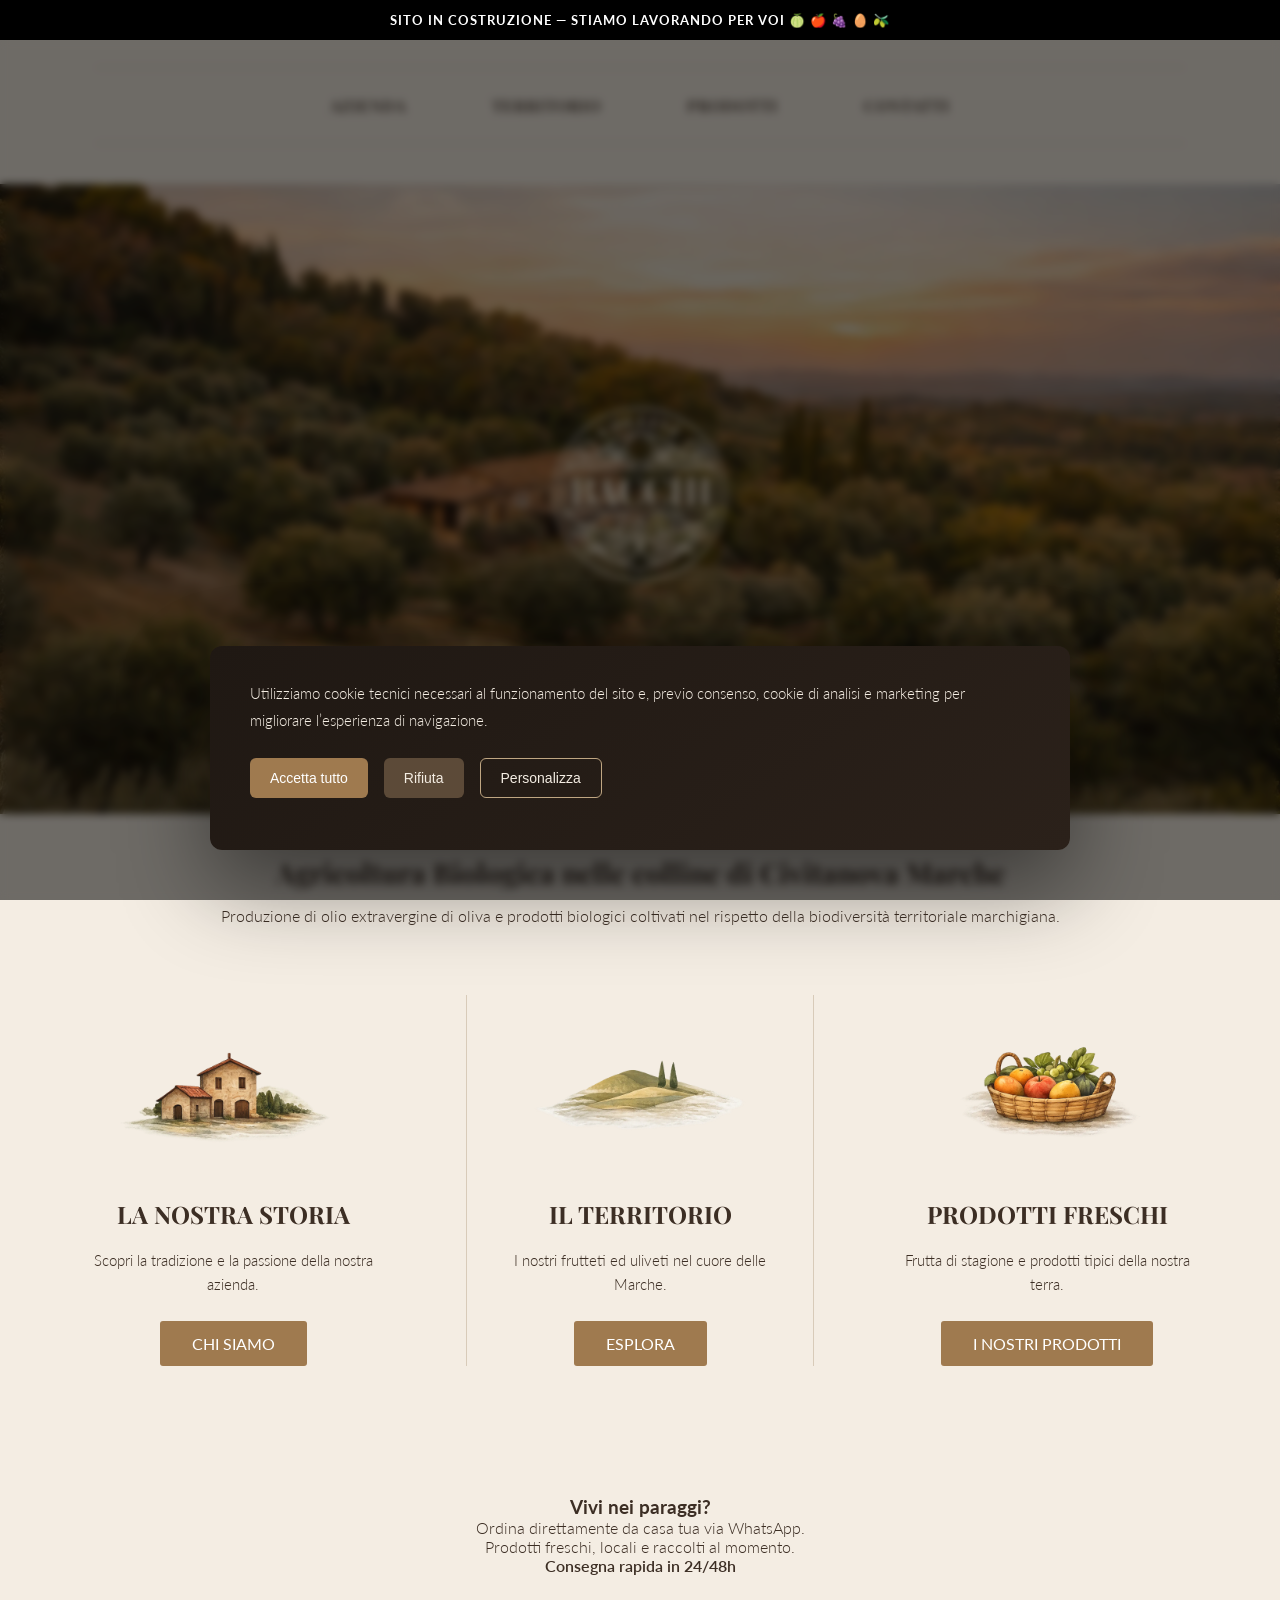
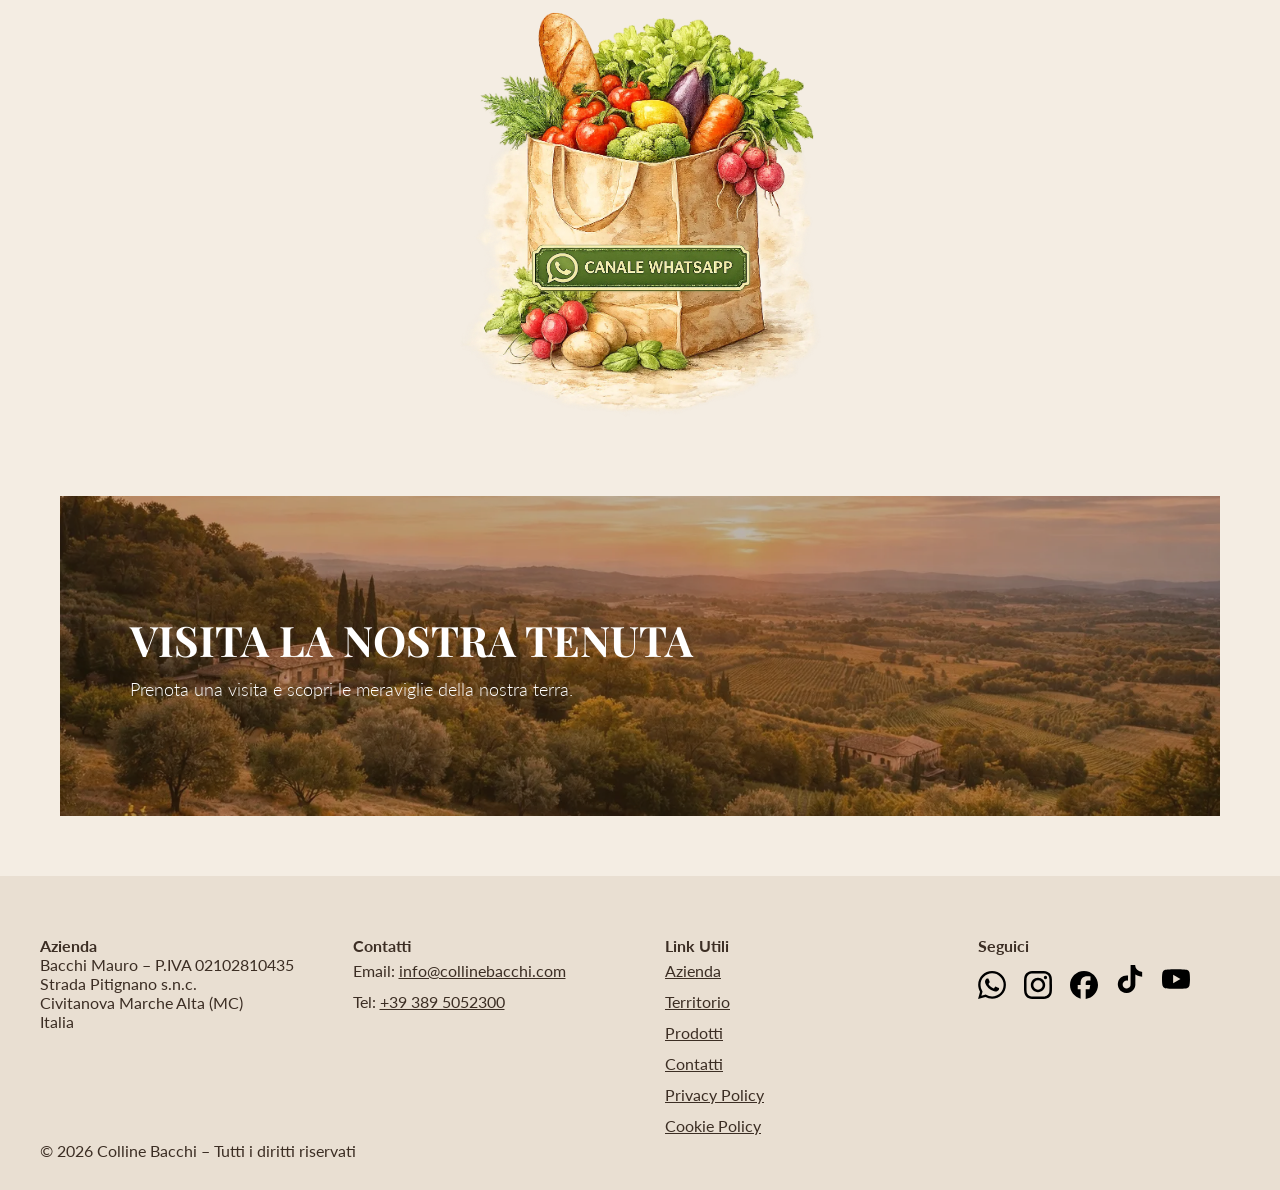
<file: index.html>
<!DOCTYPE html>
<html lang="it">
<head> 

<meta charset="UTF-8">
<meta name="viewport" content="width=device-width, initial-scale=1.0">
<meta name="geo.region" content="IT-MC">
<meta name="geo.placename" content="Civitanova Marche">
<meta name="geo.position" content="43.306;13.720">
<meta name="ICBM" content="43.306, 13.720">
<meta property="og:title" content="Colline Bacchi – Azienda Agricola a Civitanova Marche">
<meta property="og:description" content="Olio extravergine e prodotti agricoli coltivati nelle colline marchigiane.">
<meta property="og:type" content="website">
<meta property="og:url" content="https://collinebacchi.com">
<meta property="og:image" content="https://collinebacchi.com/img/hero-desktop.webp">
<meta property="og:site_name" content="Colline Bacchi">
<meta property="og:locale" content="it_IT">
<meta property="og:image:type" content="image/webp">
<meta property="og:image:width" content="1400">
<meta property="og:image:height" content="800">
<meta name="twitter:card" content="summary_large_image">
<meta name="twitter:title" content="Colline Bacchi – Azienda Agricola a Civitanova Marche">
<meta name="twitter:description" content="Olio extravergine e prodotti agricoli coltivati nelle colline marchigiane.">
<meta name="twitter:image" content="https://collinebacchi.com/img/hero-desktop.webp">

<title>Colline Bacchi | Azienda Agricola a Civitanova Marche</title>
<meta name="description" content="Colline Bacchi è un’azienda agricola a Civitanova Marche. Produzione di olio extravergine di oliva e frutta di stagione coltivata nelle colline marchigiane.">

<link rel="preload" as="image" href="img/hero-desktop.webp" imagesrcset="img/hero-mobile.webp 768w, img/hero-desktop.webp 1400w" imagesizes="100vw">
<link rel="icon" type="image/png" sizes="32x32" href="/img/favicon.png">
<link rel="icon" type="image/png" sizes="48x48" href="/img/favicon.png">
<link rel="apple-touch-icon" href="/img/favicon.png">
<link rel="preload"
      href="https://fonts.googleapis.com/css2?family=Playfair+Display:wght@400;600;700&family=Lato:wght@300;400;500&display=swap"
      as="style"
      onload="this.onload=null;this.rel='stylesheet'">

<noscript>
  <link href="https://fonts.googleapis.com/css2?family=Playfair+Display:wght@400;600;700&family=Lato:wght@300;400;500&display=swap"
        rel="stylesheet">
</noscript>

<link rel="stylesheet" href="css/style.css?v=9">
<link rel="canonical" href="https://collinebacchi.com/">
<script defer src="js/main.js"></script>
<script type="application/ld+json">
{
  "@context": "https://schema.org",
  "@type": ["AgriculturalBusiness", "LocalBusiness"],
  "@id": "https://collinebacchi.com/#business",
  "name": "Colline Bacchi",
  "legalName": "Bacchi Mauro",
  "url": "https://collinebacchi.com",
  "image": "https://collinebacchi.com/img/hero-desktop.webp",
  "logo": "https://collinebacchi.com/img/logo.webp",
  "description": "Azienda agricola a Civitanova Marche specializzata nella produzione di olio extravergine di oliva e frutta di stagione coltivata nelle colline marchigiane.",
  "telephone": "+393895052300",
  "email": "info@collinebacchi.com",
  "address": {
    "@type": "PostalAddress",
    "streetAddress": "Strada Pitignano s.n.c.",
    "addressLocality": "Civitanova Marche Alta",
    "addressRegion": "MC",
    "postalCode": "62012",
    "addressCountry": "IT"
  },
  "areaServed": {
    "@type": "Place",
    "name": "Marche"
  },
  "sameAs": [
    "https://instagram.com/colline.bacchi",
    "https://facebook.com/colline.bacchi"
  ]
}
</script>
</head>

<body>
<div class="site-notice">
  SITO IN COSTRUZIONE — STIAMO LAVORANDO PER VOI 🍈 🍎 🍇 🥚 🫒
</div>

<header class="main-header">
  <div class="header-line"></div>
  <div class="header-inner">
    <button class="menu-toggle" id="menu-toggle">
      ☰
    </button>

    <nav>
      <ul id="nav-menu">
        <li><a href="azienda.html">AZIENDA</a></li>
        <li><a href="territorio.html">TERRITORIO</a></li>
        <li><a href="prodotti.html">PRODOTTI</a></li>
        <li><a href="contatti.html">CONTATTI</a></li>
      </ul>
    </nav>

  </div>
  <div class="header-line"></div>
</header>
<main>
<section class="hero">
<picture>
  <source media="(max-width: 768px)" srcset="img/hero-mobile.webp">
  <img 
    src="img/hero-desktop.webp"
    alt="Colline Bacchi"
    srcset="
      img/hero-mobile.webp 768w,
      img/hero-desktop.webp 1400w
    "
    sizes="100vw"
    width="1400"
    height="800"
    class="hero-img"
    fetchpriority="high"
    decoding="async">
</picture>
  <div class="hero-overlay"></div>
  <div class="hero-text">
    <img 
     src="img/logo.webp"
     alt="Colline Bacchi"
     class="hero-logo"
     width="300"
     height="300"
     decoding="async">
  </div>
</section>

<section class="intro-seo">
  <h1>Agricoltura Biologica nelle colline di Civitanova Marche</h1>
  <p>Produzione di olio extravergine di oliva e prodotti biologici coltivati nel rispetto della biodiversità territoriale marchigiana.</p>
</section>

<section class="features">

  <div class="feature">
    <picture>
      <source media="(max-width: 768px)" srcset="img/storia-mobile.webp">
      <img 
        src="img/storia.webp"
        alt="La nostra storia"
        width="300"
        height="200"
        loading="lazy">
    </picture>
    <h2>LA NOSTRA STORIA</h2>
    <p>Scopri la tradizione e la passione della nostra azienda.</p>
    <a href="azienda.html" class="btn">CHI SIAMO</a>
  </div>

  <div class="feature bordered">
    <picture>
      <source media="(max-width: 768px)" srcset="img/territorio-mobile.webp">
      <img 
        src="img/territorio.webp"
        alt="Il territorio"
        width="300"
        height="200"
        loading="lazy">
    </picture>
    <h2>IL TERRITORIO</h2>
    <p>I nostri frutteti ed uliveti nel cuore delle Marche.</p>
    <a href="territorio.html" class="btn">ESPLORA</a>
  </div>

  <div class="feature">
    <picture>
      <source media="(max-width: 768px)" srcset="img/prodotti-mobile.webp">
      <img 
        src="img/prodotti.webp"
        alt="Prodotti freschi"
        width="300"
        height="200"
        loading="lazy">
    </picture>
    <h2>PRODOTTI FRESCHI</h2>
    <p>Frutta di stagione e prodotti tipici della nostra terra.</p>
    <a href="prodotti.html" class="btn">I NOSTRI PRODOTTI</a>
  </div>

</section>

<section class="whatsapp-section">

  <div class="intro-seo">

    <h3>Vivi nei paraggi?</h3>

    <p>
      Ordina direttamente da casa tua via WhatsApp.<br>
      Prodotti freschi, locali e raccolti al momento.
    </p>

    <p style="font-weight:600;">
      Consegna rapida in 24/48h
    </p>

  </div>

  <!-- BLOCCO VISIVO + CTA -->
  <div class="whatsapp-wrapper">

    <!-- IMMAGINE PRODOTTI -->
    <picture>
      <source media="(max-width:768px)" srcset="img/busta-mobile.webp">
      <img src="img/busta.webp"
           alt="Spesa biologica a domicilio"
           class="busta-img">
    </picture>

    <!-- CTA PRINCIPALE -->
    <a href="https://wa.me/393895052300?text=Ciao%2C%20vorrei%20informazioni%20sulla%20spesa%20a%20domicilio" 
       target="_blank" 
       rel="noopener noreferrer"
       class="wapp-link track-whatsapp">

      <picture>
        <source media="(max-width:768px)" srcset="img/wapp-mobile.webp">
        <img src="img/wapp.webp"
             alt="Ordina su WhatsApp"
             class="wapp-img">
      </picture>

    </a>

  </div>

</section>
<a href="contatti.html" class="banner">
  <picture>
    <source media="(max-width: 768px)" srcset="img/banner-mobile.webp">
    <img 
      src="img/banner-desktop.webp"
      alt="Visita la nostra tenuta"
      width="1600"
      height="600">
  </picture>

  <div class="banner-overlay"></div>

  <div class="banner-text">
    <h2>VISITA LA NOSTRA TENUTA</h2>
    <p>Prenota una visita e scopri le meraviglie della nostra terra.</p>
  </div>
</a>
</main>
<footer class="footbar">

  <div class="foot-container">

    <!-- COLONNA 1 -->
    <div class="foot-col">
      <h4>Azienda</h4>
      <p>Bacchi Mauro – P.IVA 02102810435</p>
      <p>Strada Pitignano s.n.c.</p>
      <p>Civitanova Marche Alta (MC)</p>
      <p>Italia</p>
    </div>

    <!-- COLONNA 2 -->
    <div class="foot-col">
      <h4>Contatti</h4>
      <p>Email: <a href="mailto:info@collinebacchi.com">info@collinebacchi.com</a></p>
      <p>Tel: <a href="tel:+393895052300">+39 389 5052300</a></p>
    </div>

    <!-- COLONNA 3 -->
    <div class="foot-col">
      <h4>Link Utili</h4>
      <ul>
        <li><a href="azienda.html">Azienda</a></li>
        <li><a href="territorio.html">Territorio</a></li>
        <li><a href="prodotti.html">Prodotti</a></li>
        <li><a href="contatti.html">Contatti</a></li>
        <li><a href="privacy.html" class="open-policy">Privacy Policy</a></li>
        <li><a href="cookie.html" class="open-policy">Cookie Policy</a></li>
      </ul>
    </div>

    <!-- COLONNA 4 -->
<div class="foot-col">
  <h4>Seguici</h4>

  <div class="footer-social">

    <!-- WHATSAPP -->
    <a href="https://wa.me/393895052300" target="_blank" rel="noopener noreferrer" aria-label="WhatsApp">
      <img src="icons/whatsapp.svg" alt="WhatsApp">
    </a>

    <!-- INSTAGRAM -->
    <a href="https://instagram.com/colline.bacchi" target="_blank" rel="noopener noreferrer" aria-label="Instagram">
      <img src="icons/instagram.svg" alt="Instagram">
    </a>

    <!-- FACEBOOK -->
    <a href="https://facebook.com/colline.bacchi" target="_blank" rel="noopener noreferrer" aria-label="Facebook">
      <img src="icons/facebook.svg" alt="Facebook">
    </a>

    <!-- TIKTOK (disattivato) -->
    <span class="social-disabled">
      <img src="icons/tiktok.svg" alt="TikTok">
    </span>

    <!-- YOUTUBE (disattivato) -->
    <span class="social-disabled">
      <img src="icons/youtube.svg" alt="YouTube">
    </span>

  </div>
</div>

  </div>

  <div class="foot-bottom">
  © <span id="year"></span> Colline Bacchi – Tutti i diritti riservati
  </div>

</footer>
    <!-- POLICY MODAL -->
<div id="policyModal"
     class="policy-modal"
     role="dialog"
     aria-modal="true"
     aria-hidden="true"
     aria-labelledby="policyTitle">
  <div class="policy-modal-content">
    <button class="policy-close">×</button>
    <iframe id="policyFrame"></iframe>
  </div>
</div>

<!-- COOKIE BANNER -->
<div id="cookie-overlay"></div>
  <div id="cookie-banner" class="cookie-banner" role="dialog" aria-modal="true">
  <div class="cookie-box">

    <p>
      Utilizziamo cookie tecnici necessari al funzionamento del sito e,
      previo consenso, cookie di analisi e marketing per migliorare
      l’esperienza di navigazione.
    </p>

    <div class="cookie-actions">
      <button id="accept-all" class="btn-cookie primary">Accetta tutto</button>
      <button id="reject-all" class="btn-cookie secondary">Rifiuta</button>
      <button id="customize" class="btn-cookie link">Personalizza</button>
    </div>

    <!-- PANNELLO PERSONALIZZAZIONE -->
    <div id="cookie-settings" class="cookie-settings">
      <label>
        <input type="checkbox" checked disabled>
        Cookie tecnici (necessari)
      </label>

      <label>
        <input type="checkbox" id="analytics-consent">
        Cookie di analisi (Google Analytics)
      </label>

      <label>
        <input type="checkbox" id="marketing-consent">
        Cookie marketing e pubblicità
      </label>

      <button id="save-preferences" class="btn-cookie primary">
        Salva preferenze
      </button>
    </div>

  </div>
</div>
  
</body>
</html>
</file>
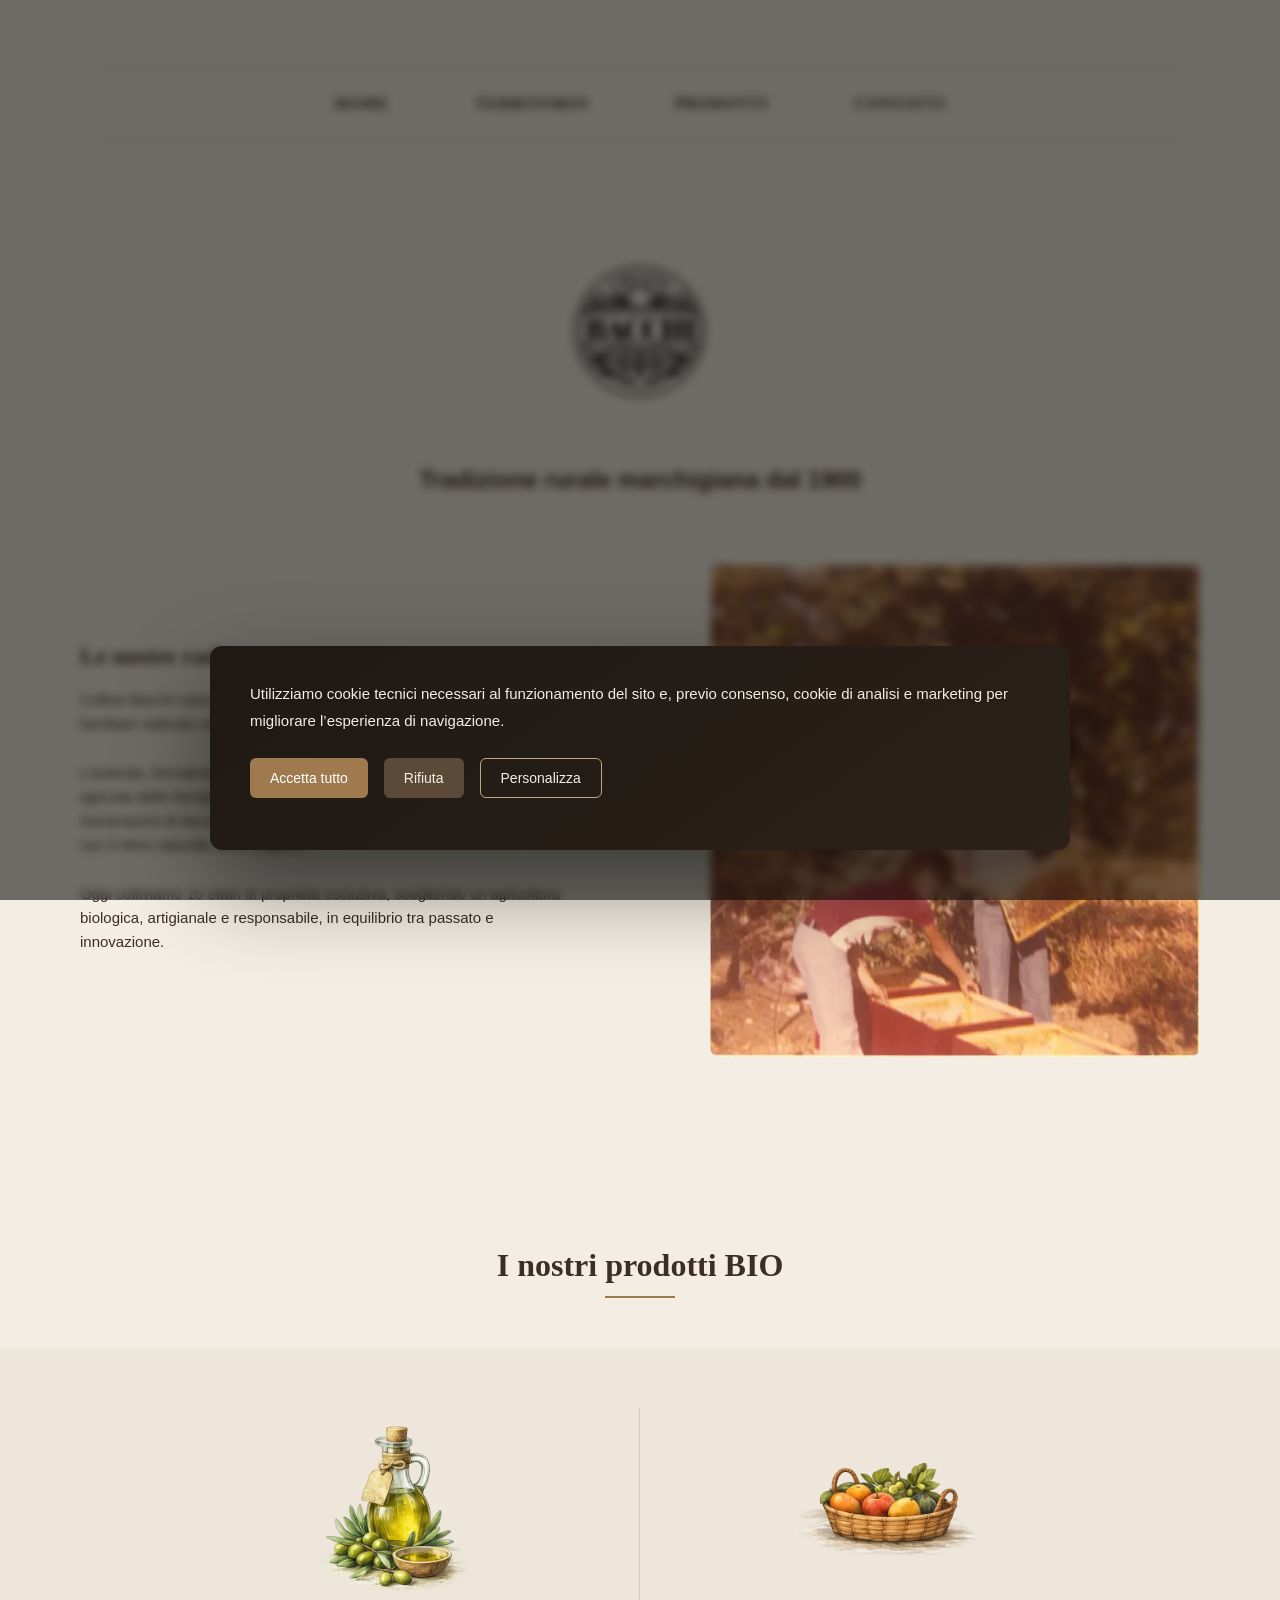
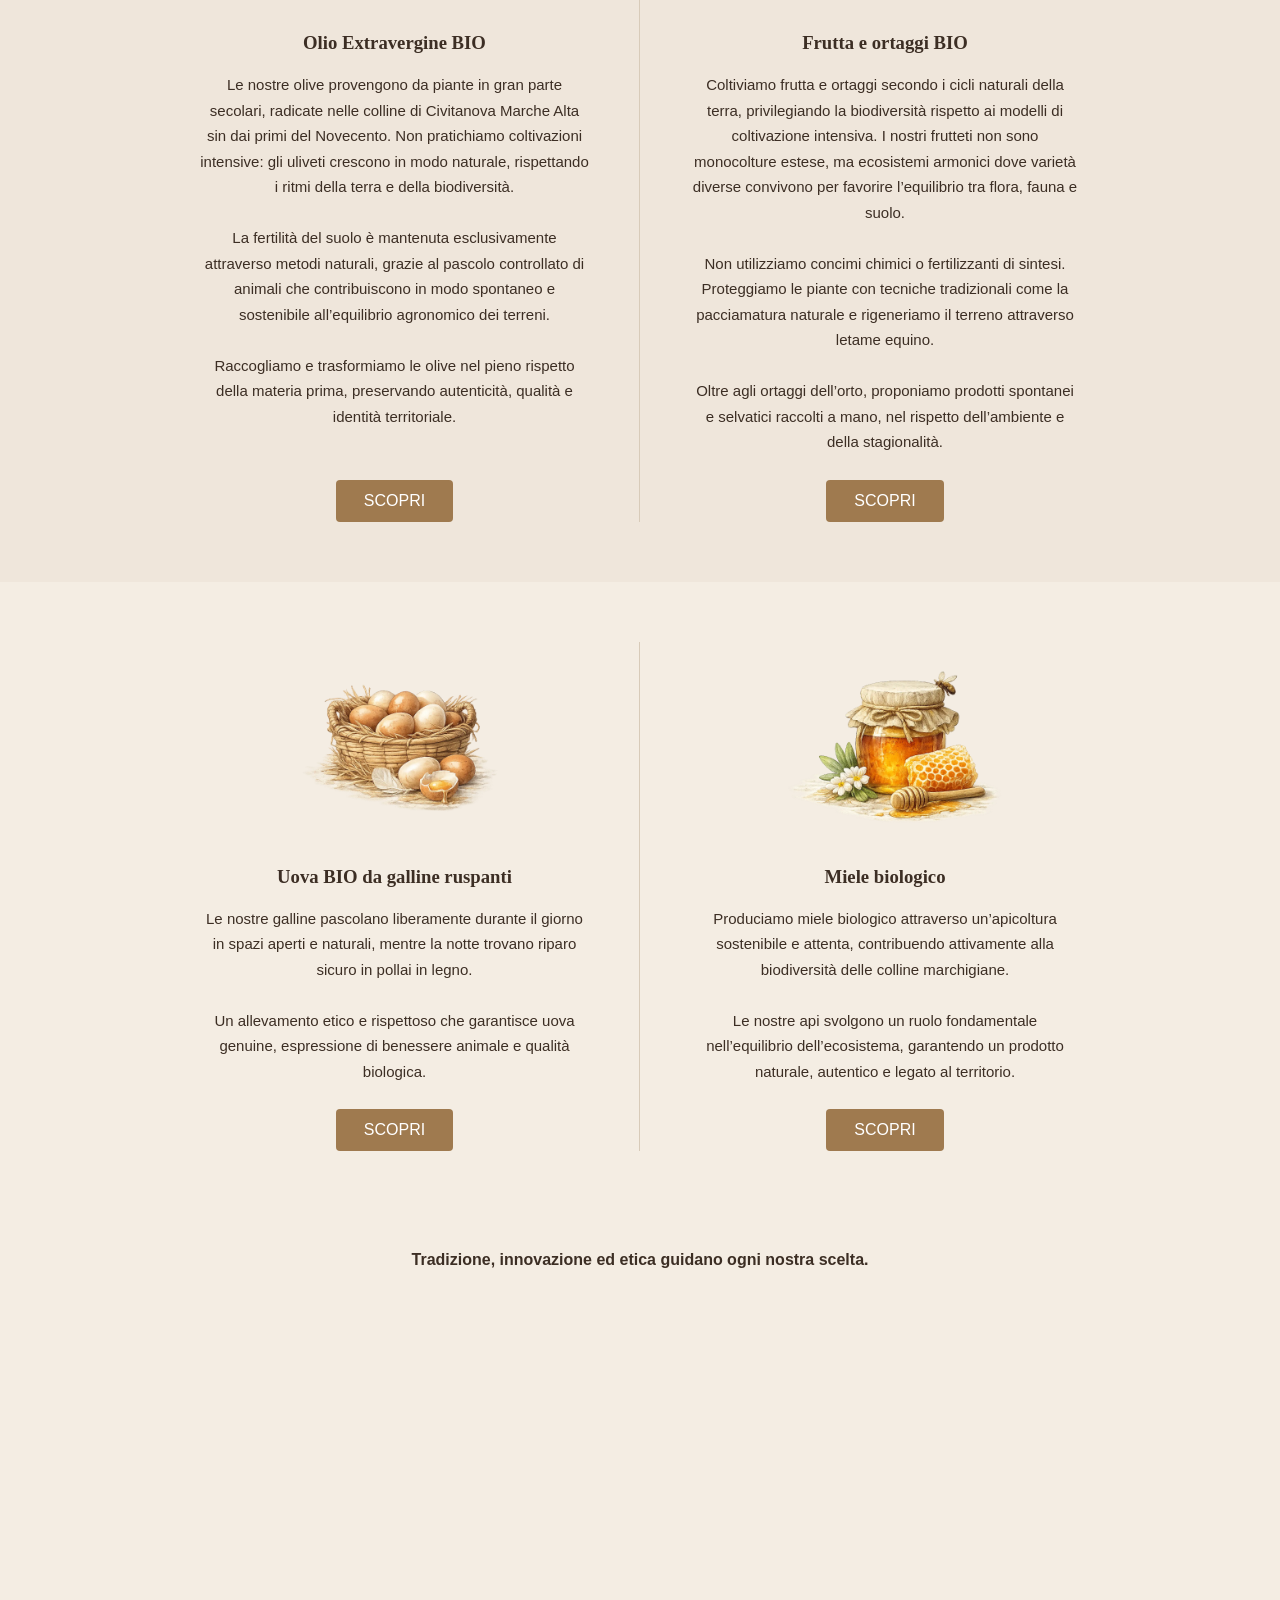
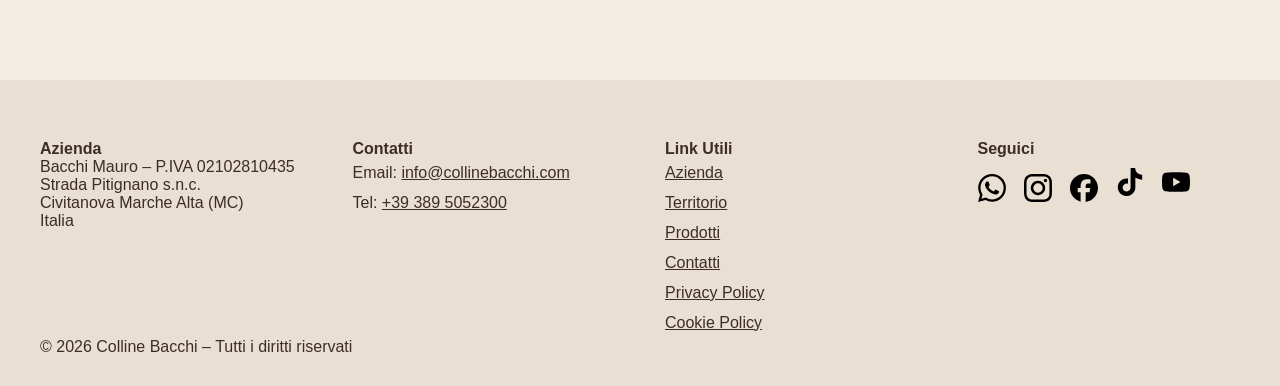
<file: azienda.html>
<!DOCTYPE html>
<html lang="it">
<head> 
 
<link rel="icon" type="image/png" sizes="32x32" href="/img/favicon.png">
<link rel="icon" type="image/png" sizes="48x48" href="/img/favicon.png">
<link rel="apple-touch-icon" href="/img/favicon.png">

<meta charset="UTF-8">
<meta name="viewport" content="width=device-width, initial-scale=1.0">

<title>Azienda Agricola Biologica a Civitanova Marche | Colline Bacchi</title>

<meta name="description" content="Colline Bacchi è un’azienda agricola biologica a Civitanova Marche (MC). Produciamo olio extravergine BIO, miele, frutta, ortaggi ed uova da galline ruspanti nelle colline marchigiane. Tradizione familiare dal 1850.">

<meta name="keywords" content="azienda agricola Civitanova Marche, olio extravergine bio Marche, uova biologiche MC, miele biologico Civitanova, frutta biologica Marche">

<link rel="canonical" href="https://collinebacchi.com/azienda.html">

<meta property="og:title" content="Colline Bacchi – Azienda Agricola Biologica a Civitanova Marche">
<meta property="og:description" content="Tradizione agricola familiare dal 1850 nelle colline marchigiane. Produzione biologica diretta.">
<meta property="og:type" content="article">
<meta property="og:url" content="https://collinebacchi.com/azienda.html">
<meta property="og:image" content="https://collinebacchi.com/img/azienda1.webp">
<meta property="og:locale" content="it_IT">
<meta property="og:site_name" content="Colline Bacchi">

<meta name="twitter:card" content="summary_large_image">

<link rel="stylesheet" href="css/style.css?v=8">
  
<script type="application/ld+json">
{
  "@context": "https://schema.org",
  "@type": "AgriculturalBusiness",
  "name": "Colline Bacchi",
  "legalName": "Bacchi Mauro",
  "url": "https://collinebacchi.com/azienda.html",
  "logo": "https://collinebacchi.com/img/logo1.webp",
  "image": "https://collinebacchi.com/img/azienda1.webp",
  "address": {
    "@type": "PostalAddress",
    "streetAddress": "Strada Pitignano s.n.c.",
    "addressLocality": "Civitanova Marche",
    "addressRegion": "MC",
    "postalCode": "62012",
    "addressCountry": "IT"
  },
  "areaServed": {
    "@type": "AdministrativeArea",
    "name": "Marche"
  }
}
</script>

</head>

<body>

<header class="main-header">

  <div class="header-line"></div>

 <button class="menu-toggle" id="menu-toggle">
      ☰
    </button>

    <nav>
      <ul id="nav-menu">
        <li><a href="index.html">HOME</a></li>
        <li><a href="territorio.html">TERRITORIO</a></li>
        <li><a href="prodotti.html">PRODOTTI</a></li>
        <li><a href="contatti.html">CONTATTI</a></li>
      </ul>
    </nav>
  
  <div class="header-line"></div>

</header>

<main>

<section class="intro-seo">
  <img src="img/logo1.webp"
       alt="Logo Colline Bacchi"
       width="160"
       height="160"
       style="margin-bottom:15px; height:auto;">
  <h2 style="margin: top 15px;">Tradizione rurale marchigiana dal 1900</h2>
  
</section>


<!-- STORIA -->
<section class="features" style="align-items:center; gap:100px;">

  <div class="feature" style="text-align:left;">
    <h2>Le nostre radici</h2>
    <p>
      Colline Bacchi nasce nel 2025 come evoluzione moderna
      di una storia familiare radicata nelle <a href="territorio.html"><b>colline marchigiane</b></a> da oltre 170 anni.
    </p>
    <p>
      L’azienda, formalmente costituita nel post Covid,
      continua la tradizione agricola della famiglia Bacchi,
      presente sul territorio da fine ottocento.
      Generazioni di lavoro hanno costruito un legame profondo
      con la terra e con il ritmo naturale delle stagioni.
    </p>

    <p>
      Oggi coltiviamo 10 ettari di proprietà esclusiva,
      scegliendo un’agricoltura biologica,
      artigianale e responsabile,
      in equilibrio tra passato e innovazione.
    </p>
  </div>

  <div class="feature">
   <img 
    src="img/azienda1.webp"
    srcset="
    img/azienda1-mobile.webp 600w,
    img/azienda1.webp 1200w
    "
    sizes="(max-width: 768px) 100vw, 620px"
    class="azienda-img"
    loading="lazy"
    decoding="async">
  </div>

</section>

<section class="productions-section">

  <section class="intro-seo productions-title">
    <h2>I nostri prodotti BIO</h2>
  </section>

  <!-- ROW 1 -->
  <div class="productions-row row-light">

    <div class="production-card">
      <div class="production-content">
        <img src="img/olio.webp" alt="Olio extravergine biologico" class="production-icon">
        <h3>Olio Extravergine BIO</h3>
        <p>
          Le nostre olive provengono da piante in gran parte secolari, radicate nelle colline di Civitanova Marche Alta sin dai primi del Novecento.
          Non pratichiamo coltivazioni intensive: gli uliveti crescono in modo naturale, rispettando i ritmi della terra e della biodiversità.
          <br><br>
          La fertilità del suolo è mantenuta esclusivamente attraverso metodi naturali, grazie al pascolo controllato di animali che contribuiscono in modo spontaneo e sostenibile all’equilibrio agronomico dei terreni.
          <br><br>
          Raccogliamo e trasformiamo le olive nel pieno rispetto della materia prima, preservando autenticità, qualità e identità territoriale.
        </p>
      </div>
      <a href="prodotti.html#olio" class="production-btn">SCOPRI</a>
    </div>

    <div class="production-card">
      <div class="production-content">
        <img src="img/prodotti.webp" alt="Frutta e ortaggi biologici" class="production-icon">
        <h3>Frutta e ortaggi BIO</h3>
        <p>
          Coltiviamo frutta e ortaggi secondo i cicli naturali della terra, privilegiando la biodiversità rispetto ai modelli di coltivazione intensiva.
          I nostri frutteti non sono monocolture estese, ma ecosistemi armonici dove varietà diverse convivono per favorire l’equilibrio tra flora, fauna e suolo.
          <br><br>
          Non utilizziamo concimi chimici o fertilizzanti di sintesi. Proteggiamo le piante con tecniche tradizionali come la pacciamatura naturale e rigeneriamo il terreno attraverso letame equino.
          <br><br>
          Oltre agli ortaggi dell’orto, proponiamo prodotti spontanei e selvatici raccolti a mano, nel rispetto dell’ambiente e della stagionalità.
        </p>
      </div>
      <a href="prodotti.html#frutta" class="production-btn">SCOPRI</a>
    </div>

  </div>

  <!-- ROW 2 -->
  <div class="productions-row row-dark">

    <div class="production-card">
      <div class="production-content">
        <img src="img/uova.webp" alt="Uova biologiche galline ruspanti" class="production-icon">
        <h3>Uova BIO da galline ruspanti</h3>
        <p>
          Le nostre galline pascolano liberamente durante il giorno in spazi aperti e naturali,
          mentre la notte trovano riparo sicuro in pollai in legno.
          <br><br>
          Un allevamento etico e rispettoso che garantisce uova genuine,
          espressione di benessere animale e qualità biologica.
        </p>
      </div>
      <a href="prodotti.html#uova" class="production-btn">SCOPRI</a>
    </div>

    <div class="production-card">
      <div class="production-content">
        <img src="img/miele.webp" alt="Miele biologico marchigiano" class="production-icon">
        <h3>Miele biologico</h3>
        <p>
          Produciamo miele biologico attraverso un’apicoltura sostenibile e attenta,
          contribuendo attivamente alla biodiversità delle colline marchigiane.
          <br><br>
          Le nostre api svolgono un ruolo fondamentale nell’equilibrio dell’ecosistema,
          garantendo un prodotto naturale, autentico e legato al territorio.
        </p>
      </div>
      <a href="http://www.apicolturabacchi.it/" target="_blank" rel="noopener" class="production-btn">
        SCOPRI
      </a>
    </div>

  </div>

</section>

<section class="intro-seo">
  <p><strong>Tradizione, innovazione ed etica guidano ogni nostra scelta.</strong></p>
  <div class="intro-seo">
    <a href="https://wa.me/393895052300?text=Ciao%2C%20vorrei%20informazioni%20sulla%20spesa%20a%20domicilio" 
       target="_blank" 
       rel="noopener noreferrer"
       class="track-whatsapp">
      <picture>
        <source media="(max-width: 768px)" srcset="img/spesa-mobile.webp">
        <img 
          src="img/spesa.webp"
          alt="La spesa a domicilio"
          style="max-width: 460px; width: 100%; height: auto; margin-bottom: 20px; filter: drop-shadow(0 8px 20px rgba(0,0,0,0.15));"
          loading="lazy"
          decoding="async">
    </picture>
    </a>
</section>

</main>

<footer class="footbar">

  <div class="foot-container">

    <!-- COLONNA 1 -->
    <div class="foot-col">
      <h4>Azienda</h4>
      <p>Bacchi Mauro – P.IVA 02102810435</p>
      <p>Strada Pitignano s.n.c.</p>
      <p>Civitanova Marche Alta (MC)</p>
      <p>Italia</p>
    </div>

    <!-- COLONNA 2 -->
    <div class="foot-col">
      <h4>Contatti</h4>
      <p>Email: <a href="mailto:info@collinebacchi.com">info@collinebacchi.com</a></p>
      <p>Tel: <a href="tel:+393895052300">+39 389 5052300</a></p>
    </div>

    <!-- COLONNA 3 -->
    <div class="foot-col">
      <h4>Link Utili</h4>
      <ul>
        <li><a href="azienda.html">Azienda</a></li>
        <li><a href="territorio.html">Territorio</a></li>
        <li><a href="prodotti.html">Prodotti</a></li>
        <li><a href="contatti.html">Contatti</a></li>
        <li><a href="privacy.html" class="open-policy">Privacy Policy</a></li>
        <li><a href="cookie.html" class="open-policy">Cookie Policy</a></li>
      </ul>
    </div>

    <!-- COLONNA 4 -->
<div class="foot-col">
  <h4>Seguici</h4>

  <div class="footer-social">

    <!-- WHATSAPP -->
    <a href="https://wa.me/393895052300" target="_blank" rel="noopener noreferrer" aria-label="WhatsApp">
      <img src="icons/whatsapp.svg" alt="WhatsApp">
    </a>

    <!-- INSTAGRAM -->
    <a href="https://instagram.com/colline.bacchi" target="_blank" rel="noopener noreferrer" aria-label="Instagram">
      <img src="icons/instagram.svg" alt="Instagram">
    </a>

    <!-- FACEBOOK -->
    <a href="https://facebook.com/colline.bacchi" target="_blank" rel="noopener noreferrer" aria-label="Facebook">
      <img src="icons/facebook.svg" alt="Facebook">
    </a>

    <!-- TIKTOK (disattivato) -->
    <span class="social-disabled">
      <img src="icons/tiktok.svg" alt="TikTok">
    </span>

    <!-- YOUTUBE (disattivato) -->
    <span class="social-disabled">
      <img src="icons/youtube.svg" alt="YouTube">
    </span>

  </div>
</div>

  </div>

  <div class="foot-bottom">
  © <span id="year"></span> Colline Bacchi – Tutti i diritti riservati
  </div>

</footer>
    <!-- POLICY MODAL -->
<div id="policyModal"
     class="policy-modal"
     role="dialog"
     aria-modal="true"
     aria-hidden="true"
     aria-labelledby="policyTitle">
  <div class="policy-modal-content">
    <button class="policy-close">×</button>
    <iframe id="policyFrame"></iframe>
  </div>
</div>

<script defer src="js/main.js?v=5"></script> 
  
<script>
document.getElementById("year").textContent = new Date().getFullYear();
</script>

<!-- COOKIE BANNER -->
<div id="cookie-overlay"></div>
  <div id="cookie-banner" class="cookie-banner" role="dialog" aria-modal="true">
  <div class="cookie-box">

    <p>
      Utilizziamo cookie tecnici necessari al funzionamento del sito e,
      previo consenso, cookie di analisi e marketing per migliorare
      l’esperienza di navigazione.
    </p>

    <div class="cookie-actions">
      <button id="accept-all" class="btn-cookie primary">Accetta tutto</button>
      <button id="reject-all" class="btn-cookie secondary">Rifiuta</button>
      <button id="customize" class="btn-cookie link">Personalizza</button>
    </div>

    <!-- PANNELLO PERSONALIZZAZIONE -->
    <div id="cookie-settings" class="cookie-settings">
      <label>
        <input type="checkbox" checked disabled>
        Cookie tecnici (necessari)
      </label>

      <label>
        <input type="checkbox" id="analytics-consent">
        Cookie di analisi (Google Analytics)
      </label>

      <label>
        <input type="checkbox" id="marketing-consent">
        Cookie marketing e pubblicità
      </label>

      <button id="save-preferences" class="btn-cookie primary">
        Salva preferenze
      </button>
    </div>

  </div>
</div>
 
</body>
</html>
</file>
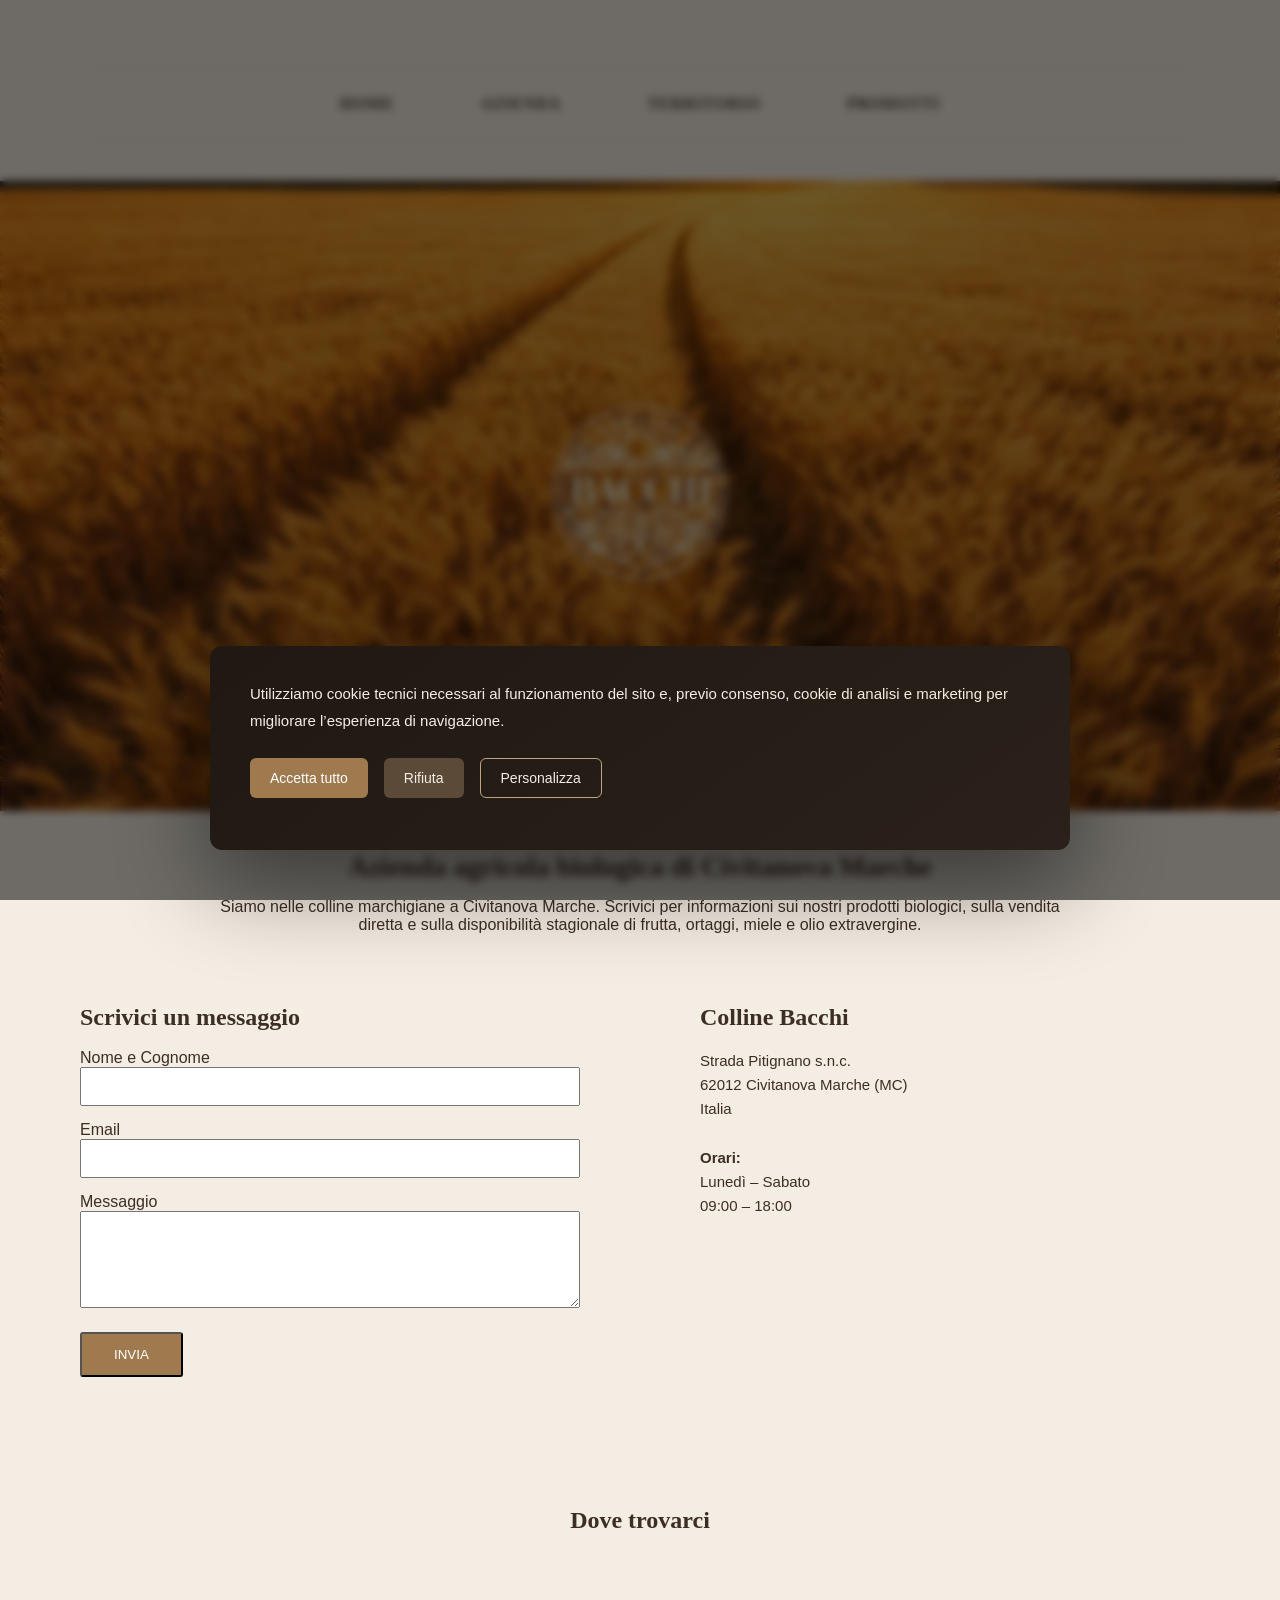
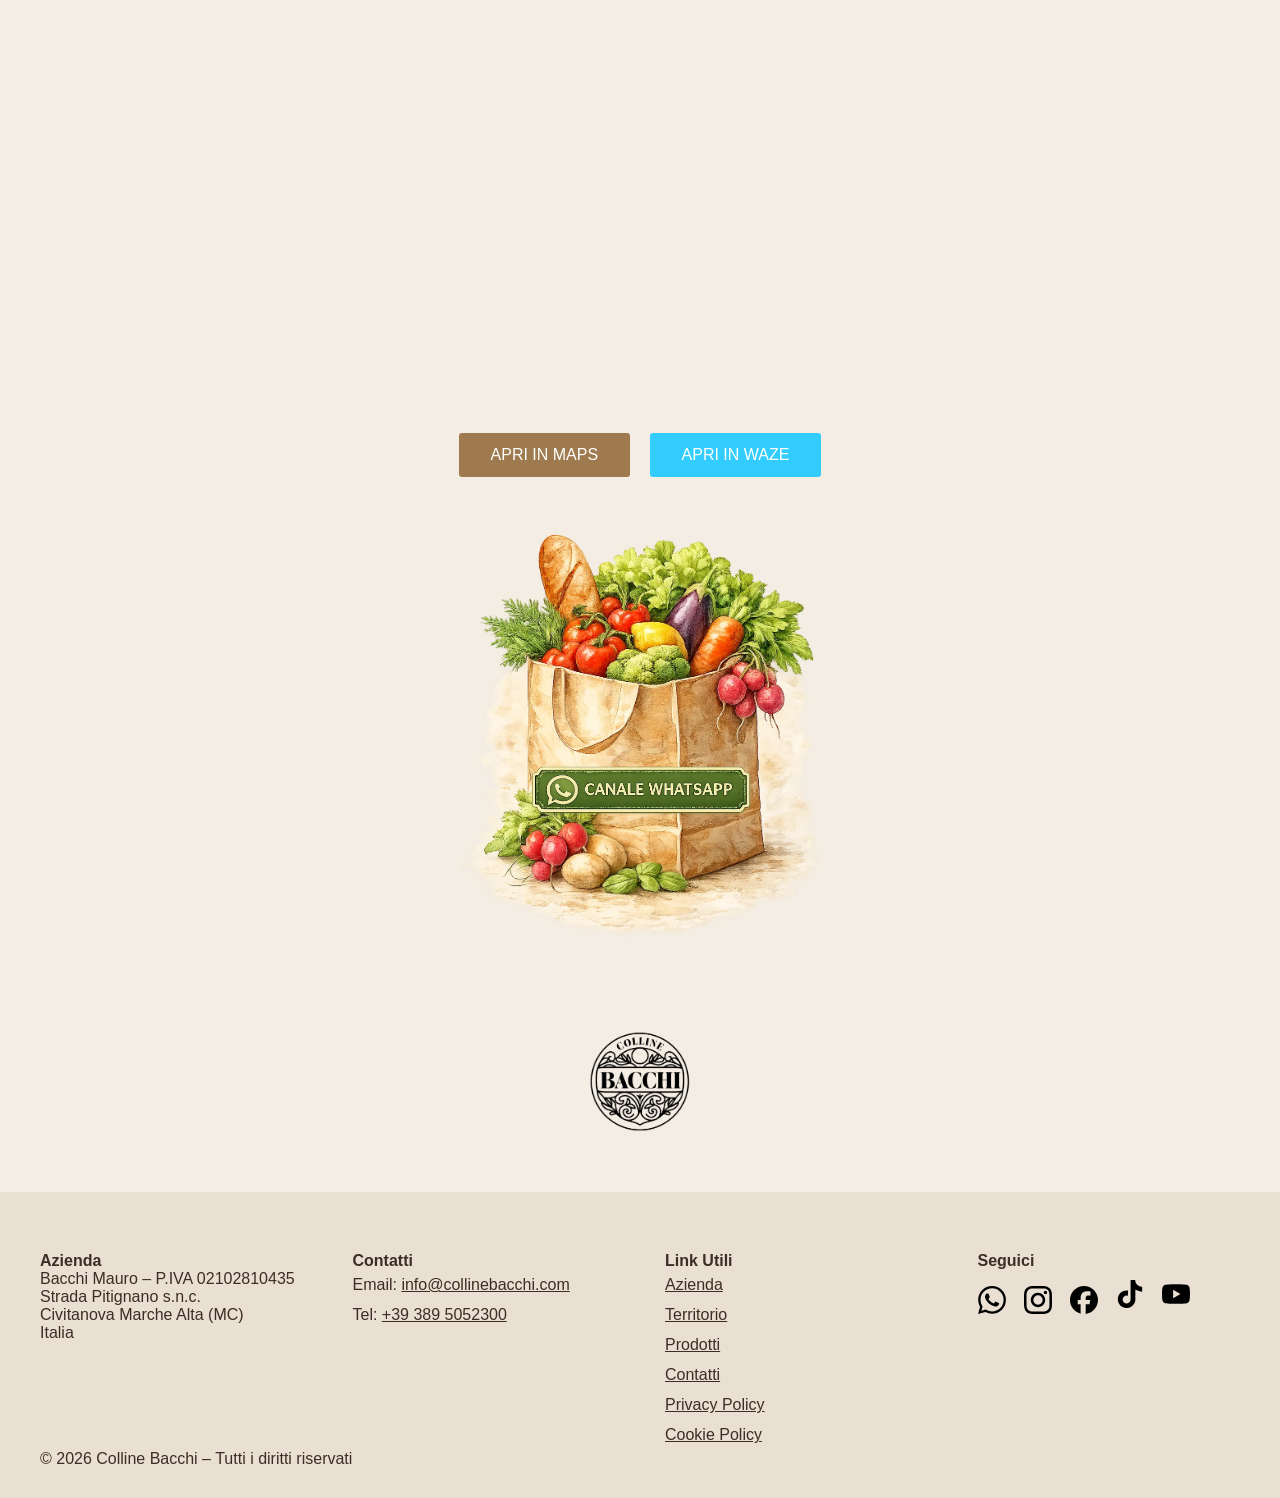
<file: contatti.html>
<!DOCTYPE html>
<html lang="it">
<head>

<link rel="icon" type="image/png" sizes="32x32" href="/img/favicon.png">
<link rel="icon" type="image/png" sizes="48x48" href="/img/favicon.png">
<link rel="apple-touch-icon" href="/img/favicon.png"> 

<meta charset="UTF-8"> 
<meta name="viewport" content="width=device-width, initial-scale=1.0">

<title>Contatti | Azienda Agricola Biologica a Civitanova Marche | Colline Bacchi</title>

<meta name="description" content="Contatta Colline Bacchi, azienda agricola biologica di Civitanova Marche (MC). WhatsApp diretto, mappa e modulo di contatto per informazioni su olio extravergine BIO, miele, frutta e uova.">

<link rel="canonical" href="https://collinebacchi.com/contatti.html">

<meta property="og:title" content="Contatti – Colline Bacchi">
<meta property="og:description" content="Azienda agricola biologica di Civitanova Marche. Scrivici o raggiungici direttamente tramite navigazione GPS.">
<meta property="og:type" content="website">
<meta property="og:url" content="https://collinebacchi.com/contatti.html">
<meta property="og:image" content="https://collinebacchi.com/img/banner-desktop.webp">
<meta property="og:locale" content="it_IT">
<meta property="og:site_name" content="Colline Bacchi">

<meta name="twitter:card" content="summary_large_image">

<link rel="stylesheet" href="css/style.css?v=9">

<script type="application/ld+json">
{
  "@context": "https://schema.org",
  "@type": "AgriculturalBusiness",
  "name": "Colline Bacchi",
  "legalName": "Bacchi Mauro",
  "url": "https://collinebacchi.com/contatti.html",
  "image": "https://collinebacchi.com/img/road.webp",
  "logo": "https://collinebacchi.com/img/logo1.webp",

  "address": {
    "@type": "PostalAddress",
    "streetAddress": "Strada Pitignano s.n.c.",
    "addressLocality": "Civitanova Marche",
    "addressRegion": "MC",
    "postalCode": "62012",
    "addressCountry": "IT"
  },

  "geo": {
    "@type": "GeoCoordinates",
    "latitude": 43.330250,
    "longitude": 13.663389
  },

  "telephone": "+39 340 3485800",

  "openingHoursSpecification": {
    "@type": "OpeningHoursSpecification",
    "dayOfWeek": [
      "Monday",
      "Tuesday",
      "Wednesday",
      "Thursday",
      "Friday",
      "Saturday"
    ],
    "opens": "09:00",
    "closes": "18:00"
  },

  "areaServed": {
    "@type": "AdministrativeArea",
    "name": "Marche"
  }
}
</script>
  
</head>

<body>

<header class="main-header">

  <div class="header-line"></div>

  <button class="menu-toggle" id="menu-toggle">
      ☰
    </button>

    <nav>
      <ul id="nav-menu">
        <li><a href="index.html">HOME</a></li>
        <li><a href="azienda.html">AZIENDA</a></li>
        <li><a href="territorio.html">TERRITORIO</a></li>
        <li><a href="prodotti.html">PRODOTTI</a></li>
      </ul>
    </nav>

  <div class="header-line"></div>

</header>

<main>

<section class="hero">

  <picture>
    <source media="(max-width: 768px)" srcset="img/road-mobile.webp">
    <img src="img/road.webp"
         alt="Contatti Colline Bacchi"
         class="hero-img"
         width="1600"
         height="600">
  </picture>

  <div class="hero-overlay"></div>

  <div class="hero-text" style="display:flex; justify-content:center; align-items:center;">
    <img src="img/logo.webp"
         alt="Logo Colline Bacchi"
         class="hero-logo"
         width="160"
         height="160">
  </div>

</section>


<!-- H1 SEO -->
<section class="intro-seo">

  <h1>Azienda agricola biologica di Civitanova Marche</h1>

  <p>
    Siamo nelle colline marchigiane a Civitanova Marche.
    Scrivici per informazioni sui nostri prodotti biologici, sulla vendita diretta
    e sulla disponibilità stagionale di frutta, ortaggi, miele e olio extravergine.
  </p>

</section>


<!-- SEZIONE 1 - FORM + INFO -->
<section class="features" style="align-items:flex-start; gap:80px;">

  <div class="feature" style="text-align:left;">
    <h2>Scrivici un messaggio</h2>

    <form id="contact-form" action="https://formspree.io/f/xreanpkv" method="POST">

      <label>Nome e Cognome</label><br>
      <input type="text" name="nome" required style="width:100%; padding:10px; margin-bottom:15px;"><br>

      <label>Email</label><br>
      <input type="email" name="email" required style="width:100%; padding:10px; margin-bottom:15px;"><br>

      <label>Messaggio</label><br>
      <textarea name="messaggio" rows="5" required style="width:100%; padding:10px; margin-bottom:20px;"></textarea><br>

      <input type="text" name="_gotcha" style="display:none">
      
      <button type="submit" class="btn">INVIA</button>

    </form>
  </div>

  <div class="feature" style="text-align:left;">
    <h2>Colline Bacchi</h2>

    <p>
      Strada Pitignano s.n.c.<br>
      62012 Civitanova Marche (MC)<br>
      Italia
    </p>

    <p>
      <strong>Orari:</strong><br>
      Lunedì – Sabato<br>
      09:00 – 18:00
    </p>
  </div>

</section>


<!-- SEZIONE MAPPA -->
<section style="padding:40px 20px; text-align:center;">

  <h2 style="font-family:'Playfair Display', serif; margin-bottom:40px;">
    Dove trovarci
  </h2>

  <div style="max-width:1100px; margin:0 auto;">
    <iframe
      src="https://www.google.com/maps?q=43.330250,13.663389&hl=it&z=13&output=embed"
      width="100%"
      height="420"
      style="border:0; border-radius:10px;"
      allowfullscreen=""
      loading="lazy">
    </iframe>
  </div>

  <div style="margin-top:35px;">

    <a href="https://www.google.com/maps/dir/?api=1&destination=43.330250,13.663389"
       target="_blank"
       class="btn"
       style="margin-right:15px;">
       APRI IN MAPS
    </a>

    <a href="https://waze.com/ul?ll=43.330250,13.663389&navigate=yes"
       target="_blank"
       class="btn"
       style="background:#33ccff;">
       APRI IN WAZE
    </a>

  </div>

</section>


<!-- CANALE WHATSAPP -->
<section class="whatsapp-section">

  <div class="whatsapp-wrapper">

    <picture>
      <source media="(max-width:768px)" srcset="img/busta-mobile.webp">
      <img src="img/busta.webp"
           alt="Spesa biologica a domicilio"
           class="busta-img">
    </picture>

    <a href="https://wa.me/393895052300"
       target="_blank"
       rel="noopener"
       class="wapp-link">

      <picture>
        <source media="(max-width:768px)" srcset="img/wapp-mobile.webp">
        <img src="img/wapp.webp"
             alt="Canale WhatsApp Colline Bacchi"
             class="wapp-img">
      </picture>

    </a>

  </div>

</section>


<!-- LOGO PRIMA DEL FOOTER -->
<section class="intro-seo">
  <img src="img/logo1.webp"
       alt="Colline Bacchi"
       width="120"
       height="120"
       style="height:auto;">
</section>

</main>

<footer class="footbar">

  <div class="foot-container">

    <!-- COLONNA 1 -->
    <div class="foot-col">
      <h4>Azienda</h4>
      <p>Bacchi Mauro – P.IVA 02102810435</p>
      <p>Strada Pitignano s.n.c.</p>
      <p>Civitanova Marche Alta (MC)</p>
      <p>Italia</p>
    </div>

    <!-- COLONNA 2 -->
    <div class="foot-col">
      <h4>Contatti</h4>
      <p>Email: <a href="mailto:info@collinebacchi.com">info@collinebacchi.com</a></p>
      <p>Tel: <a href="tel:+393895052300">+39 389 5052300</a></p>
    </div>

    <!-- COLONNA 3 -->
    <div class="foot-col">
      <h4>Link Utili</h4>
      <ul>
        <li><a href="azienda.html">Azienda</a></li>
        <li><a href="territorio.html">Territorio</a></li>
        <li><a href="prodotti.html">Prodotti</a></li>
        <li><a href="contatti.html">Contatti</a></li>
        <li><a href="privacy.html" class="open-policy">Privacy Policy</a></li>
        <li><a href="cookie.html" class="open-policy">Cookie Policy</a></li>
      </ul>
    </div>

    <!-- COLONNA 4 -->
<div class="foot-col">
  <h4>Seguici</h4>

  <div class="footer-social">

    <!-- WHATSAPP -->
    <a href="https://wa.me/393895052300" target="_blank" rel="noopener noreferrer" aria-label="WhatsApp">
      <img src="icons/whatsapp.svg" alt="WhatsApp">
    </a>

    <!-- INSTAGRAM -->
    <a href="https://instagram.com/colline.bacchi" target="_blank" rel="noopener noreferrer" aria-label="Instagram">
      <img src="icons/instagram.svg" alt="Instagram">
    </a>

    <!-- FACEBOOK -->
    <a href="https://facebook.com/colline.bacchi" target="_blank" rel="noopener noreferrer" aria-label="Facebook">
      <img src="icons/facebook.svg" alt="Facebook">
    </a>

    <!-- TIKTOK (disattivato) -->
    <span class="social-disabled">
      <img src="icons/tiktok.svg" alt="TikTok">
    </span>

    <!-- YOUTUBE (disattivato) -->
    <span class="social-disabled">
      <img src="icons/youtube.svg" alt="YouTube">
    </span>

  </div>
</div>

  </div>

  <div class="foot-bottom">
  © <span id="year"></span> Colline Bacchi – Tutti i diritti riservati
  </div>

</footer>
    <!-- POLICY MODAL -->
<div id="policyModal"
     class="policy-modal"
     role="dialog"
     aria-modal="true"
     aria-hidden="true"
     aria-labelledby="policyTitle">
  <div class="policy-modal-content">
    <button class="policy-close">×</button>
    <iframe id="policyFrame"></iframe>
  </div>
</div>

<script defer src="js/main.js?v=5"></script>
  
<script>
document.getElementById("year").textContent = new Date().getFullYear();
</script>

<script>
const form = document.getElementById("contact-form");

form.addEventListener("submit", async function(e) {

  e.preventDefault();

  const data = new FormData(form);

  const response = await fetch(form.action, {
    method: form.method,
    body: data,
    headers: {
      'Accept': 'application/json'
    }
  });

  if (response.ok) {
    alert("Messaggio inviato correttamente.");
    form.reset();
  } else {
    alert("Errore nell'invio del messaggio.");
  }

});
</script>

<!-- COOKIE BANNER -->
<div id="cookie-overlay"></div>
  <div id="cookie-banner" class="cookie-banner" role="dialog" aria-modal="true">
  <div class="cookie-box">

    <p>
      Utilizziamo cookie tecnici necessari al funzionamento del sito e,
      previo consenso, cookie di analisi e marketing per migliorare
      l’esperienza di navigazione.
    </p>

    <div class="cookie-actions">
      <button id="accept-all" class="btn-cookie primary">Accetta tutto</button>
      <button id="reject-all" class="btn-cookie secondary">Rifiuta</button>
      <button id="customize" class="btn-cookie link">Personalizza</button>
    </div>

    <!-- PANNELLO PERSONALIZZAZIONE -->
    <div id="cookie-settings" class="cookie-settings">
      <label>
        <input type="checkbox" checked disabled>
        Cookie tecnici (necessari)
      </label>

      <label>
        <input type="checkbox" id="analytics-consent">
        Cookie di analisi (Google Analytics)
      </label>

      <label>
        <input type="checkbox" id="marketing-consent">
        Cookie marketing e pubblicità
      </label>

      <button id="save-preferences" class="btn-cookie primary">
        Salva preferenze
      </button>
    </div>

  </div>
</div>
  
</body>
</html>
</file>
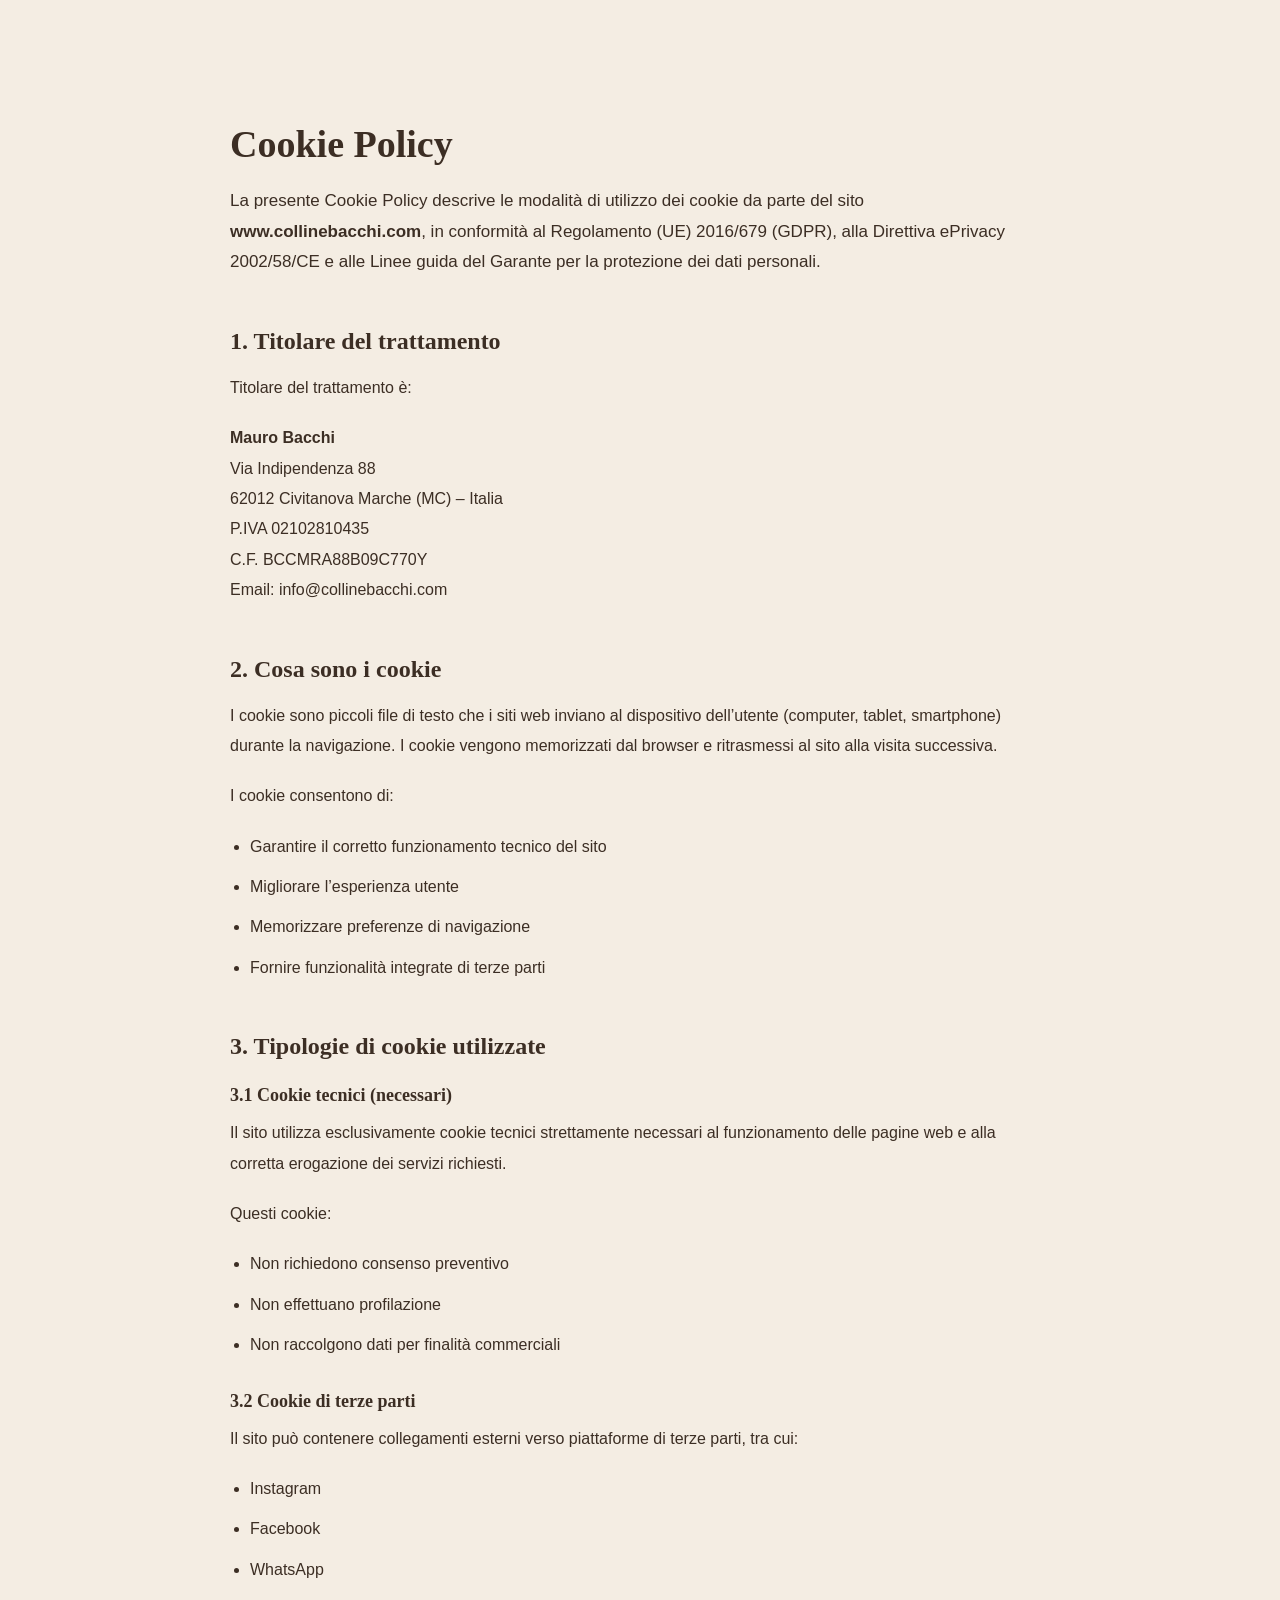
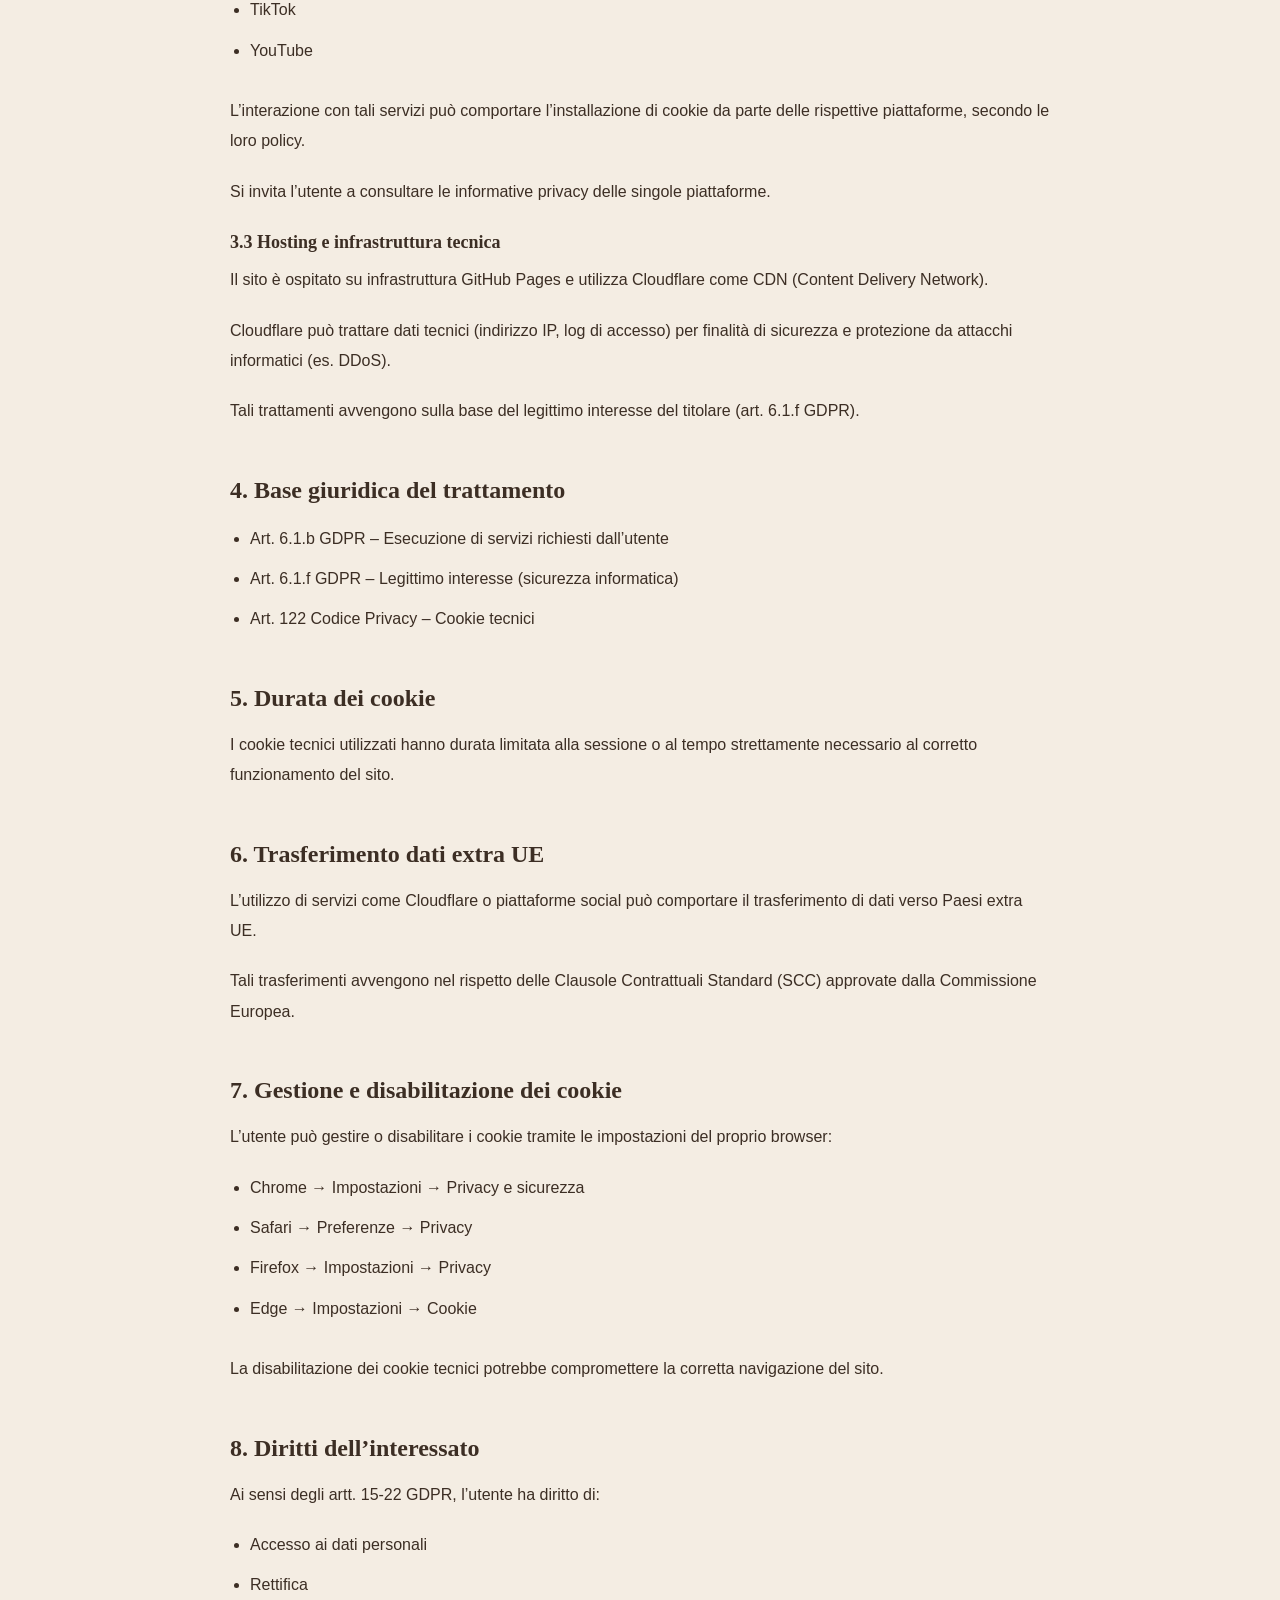
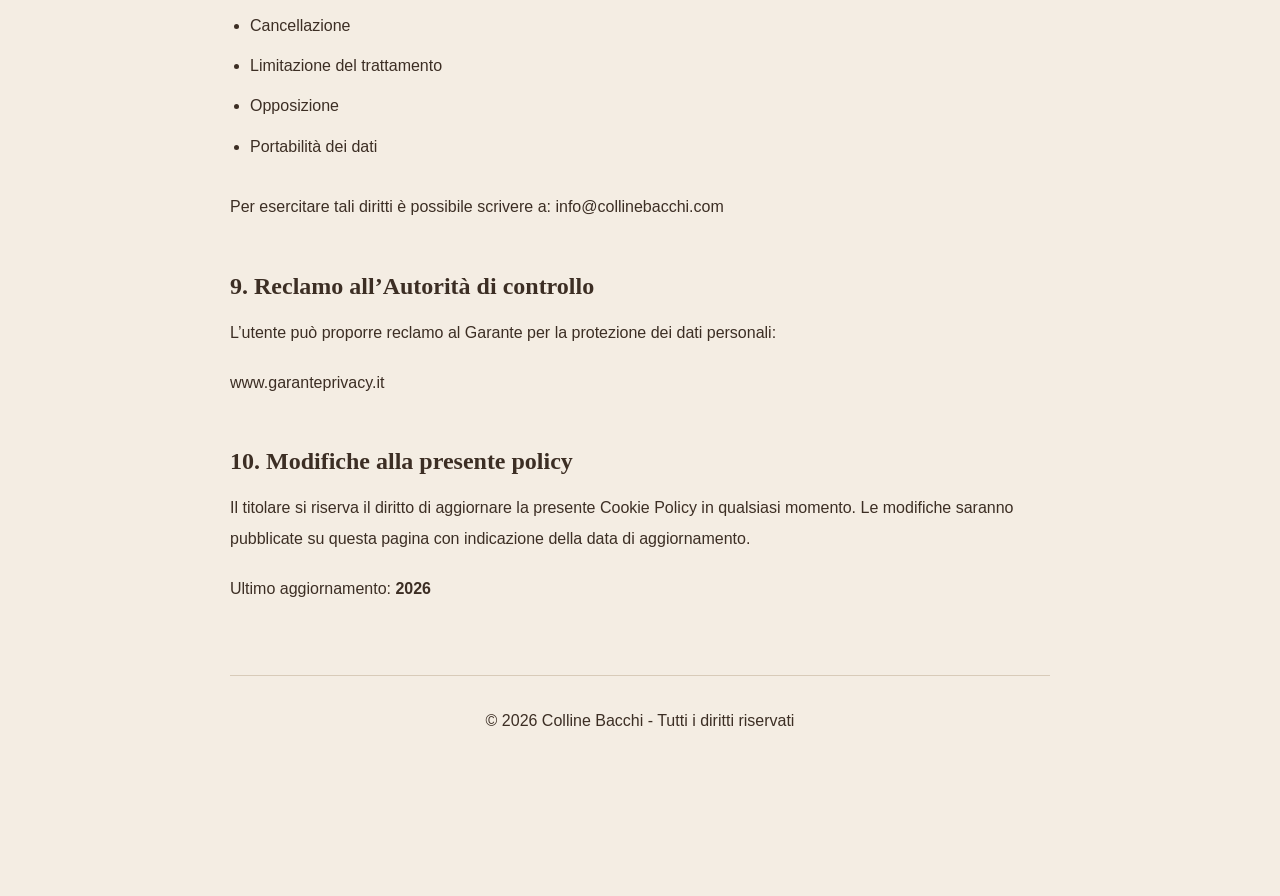
<file: cookie-modal.html>
<!DOCTYPE html>
<html lang="it">
<head>
<meta charset="UTF-8">
<meta name="viewport" content="width=device-width, initial-scale=1.0">

<title>Cookie Policy | Colline Bacchi</title>
<meta name="description" content="Cookie Policy del sito collinebacchi.com ai sensi del GDPR e della Direttiva ePrivacy.">

<link rel="stylesheet" href="css/style.css">

</head>
<body>

<div class="policy-wrapper">

<h1 id="policyTitle">Cookie Policy</h1>

<p class="policy-intro">
La presente Cookie Policy descrive le modalità di utilizzo dei cookie da parte del sito 
<strong>www.collinebacchi.com</strong>, in conformità al Regolamento (UE) 2016/679 (GDPR), 
alla Direttiva ePrivacy 2002/58/CE e alle Linee guida del Garante per la protezione dei dati personali.
</p>

<h2>1. Titolare del trattamento</h2>

<p>
Titolare del trattamento è:
</p>

<p>
<strong>Mauro Bacchi</strong><br>
Via Indipendenza 88<br>
62012 Civitanova Marche (MC) – Italia<br>
P.IVA 02102810435<br>
C.F. BCCMRA88B09C770Y<br>
Email: info@collinebacchi.com
</p>

<h2>2. Cosa sono i cookie</h2>

<p>
I cookie sono piccoli file di testo che i siti web inviano al dispositivo dell’utente 
(computer, tablet, smartphone) durante la navigazione. I cookie vengono memorizzati 
dal browser e ritrasmessi al sito alla visita successiva.
</p>

<p>
I cookie consentono di:
</p>

<ul>
<li>Garantire il corretto funzionamento tecnico del sito</li>
<li>Migliorare l’esperienza utente</li>
<li>Memorizzare preferenze di navigazione</li>
<li>Fornire funzionalità integrate di terze parti</li>
</ul>

<h2>3. Tipologie di cookie utilizzate</h2>

<h3>3.1 Cookie tecnici (necessari)</h3>

<p>
Il sito utilizza esclusivamente cookie tecnici strettamente necessari al funzionamento 
delle pagine web e alla corretta erogazione dei servizi richiesti.
</p>

<p>
Questi cookie:
</p>

<ul>
<li>Non richiedono consenso preventivo</li>
<li>Non effettuano profilazione</li>
<li>Non raccolgono dati per finalità commerciali</li>
</ul>

<h3>3.2 Cookie di terze parti</h3>

<p>
Il sito può contenere collegamenti esterni verso piattaforme di terze parti, tra cui:
</p>

<ul>
<li>Instagram</li>
<li>Facebook</li>
<li>WhatsApp</li>
<li>TikTok</li>
<li>YouTube</li>
</ul>

<p>
L’interazione con tali servizi può comportare l’installazione di cookie da parte delle rispettive piattaforme, secondo le loro policy.
</p>

<p>
Si invita l’utente a consultare le informative privacy delle singole piattaforme.
</p>

<h3>3.3 Hosting e infrastruttura tecnica</h3>

<p>
Il sito è ospitato su infrastruttura GitHub Pages e utilizza Cloudflare come CDN (Content Delivery Network).
</p>

<p>
Cloudflare può trattare dati tecnici (indirizzo IP, log di accesso) per finalità di sicurezza e protezione da attacchi informatici (es. DDoS).
</p>

<p>
Tali trattamenti avvengono sulla base del legittimo interesse del titolare (art. 6.1.f GDPR).
</p>

<h2>4. Base giuridica del trattamento</h2>

<ul>
<li>Art. 6.1.b GDPR – Esecuzione di servizi richiesti dall’utente</li>
<li>Art. 6.1.f GDPR – Legittimo interesse (sicurezza informatica)</li>
<li>Art. 122 Codice Privacy – Cookie tecnici</li>
</ul>

<h2>5. Durata dei cookie</h2>

<p>
I cookie tecnici utilizzati hanno durata limitata alla sessione o al tempo strettamente necessario al corretto funzionamento del sito.
</p>

<h2>6. Trasferimento dati extra UE</h2>

<p>
L’utilizzo di servizi come Cloudflare o piattaforme social può comportare il trasferimento di dati verso Paesi extra UE.
</p>

<p>
Tali trasferimenti avvengono nel rispetto delle Clausole Contrattuali Standard (SCC) approvate dalla Commissione Europea.
</p>

<h2>7. Gestione e disabilitazione dei cookie</h2>

<p>
L’utente può gestire o disabilitare i cookie tramite le impostazioni del proprio browser:
</p>

<ul>
<li>Chrome → Impostazioni → Privacy e sicurezza</li>
<li>Safari → Preferenze → Privacy</li>
<li>Firefox → Impostazioni → Privacy</li>
<li>Edge → Impostazioni → Cookie</li>
</ul>

<p>
La disabilitazione dei cookie tecnici potrebbe compromettere la corretta navigazione del sito.
</p>

<h2>8. Diritti dell’interessato</h2>

<p>
Ai sensi degli artt. 15-22 GDPR, l’utente ha diritto di:
</p>

<ul>
<li>Accesso ai dati personali</li>
<li>Rettifica</li>
<li>Cancellazione</li>
<li>Limitazione del trattamento</li>
<li>Opposizione</li>
<li>Portabilità dei dati</li>
</ul>

<p>
Per esercitare tali diritti è possibile scrivere a: info@collinebacchi.com
</p>

<h2>9. Reclamo all’Autorità di controllo</h2>

<p>
L’utente può proporre reclamo al Garante per la protezione dei dati personali:
</p>

<p>
www.garanteprivacy.it
</p>

<h2>10. Modifiche alla presente policy</h2>

<p>
Il titolare si riserva il diritto di aggiornare la presente Cookie Policy in qualsiasi momento.
Le modifiche saranno pubblicate su questa pagina con indicazione della data di aggiornamento.
</p>

<p>
Ultimo aggiornamento: <strong>2026</strong>
</p>

<div class="policy-footer">
  <p>© <span id="year"></span> Colline Bacchi - Tutti i diritti riservati</p>
</div>

</div>

<script>
document.getElementById("year").textContent = new Date().getFullYear();
</script>

</body>
</html>
</file>
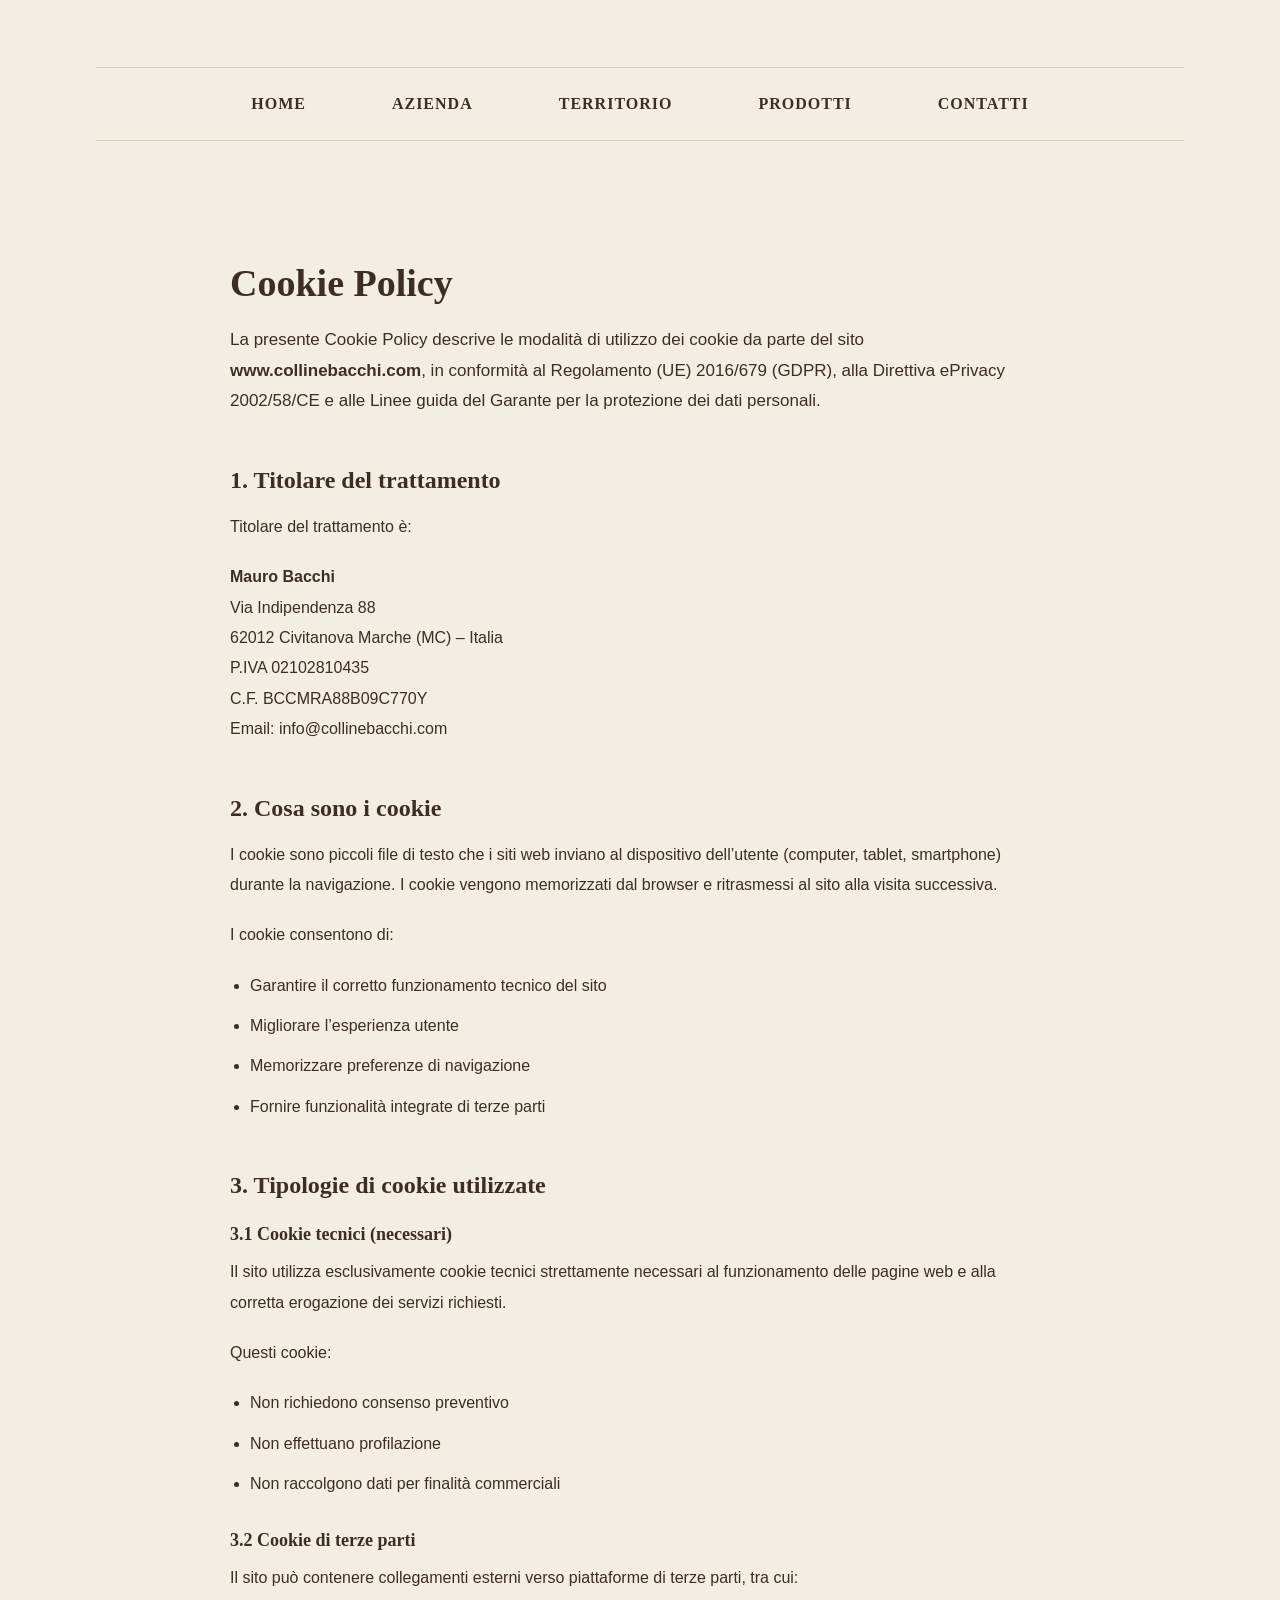
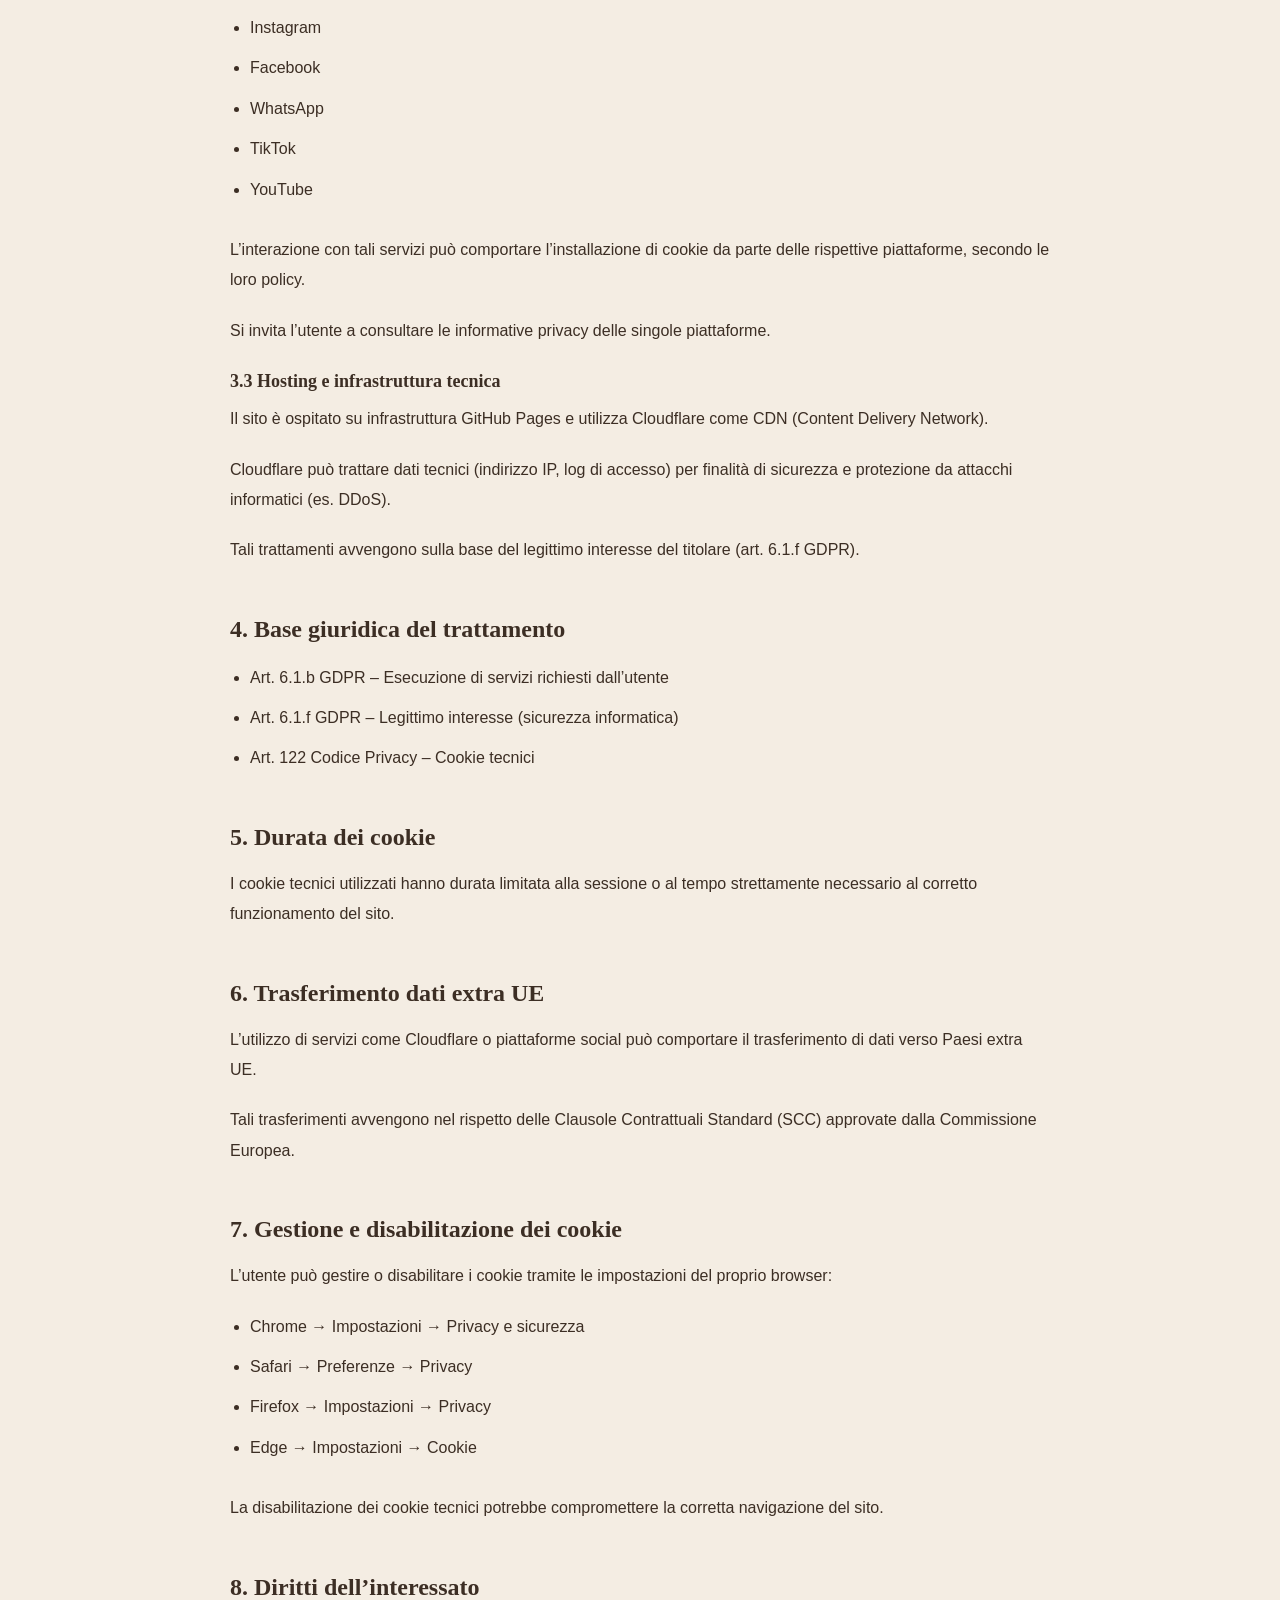
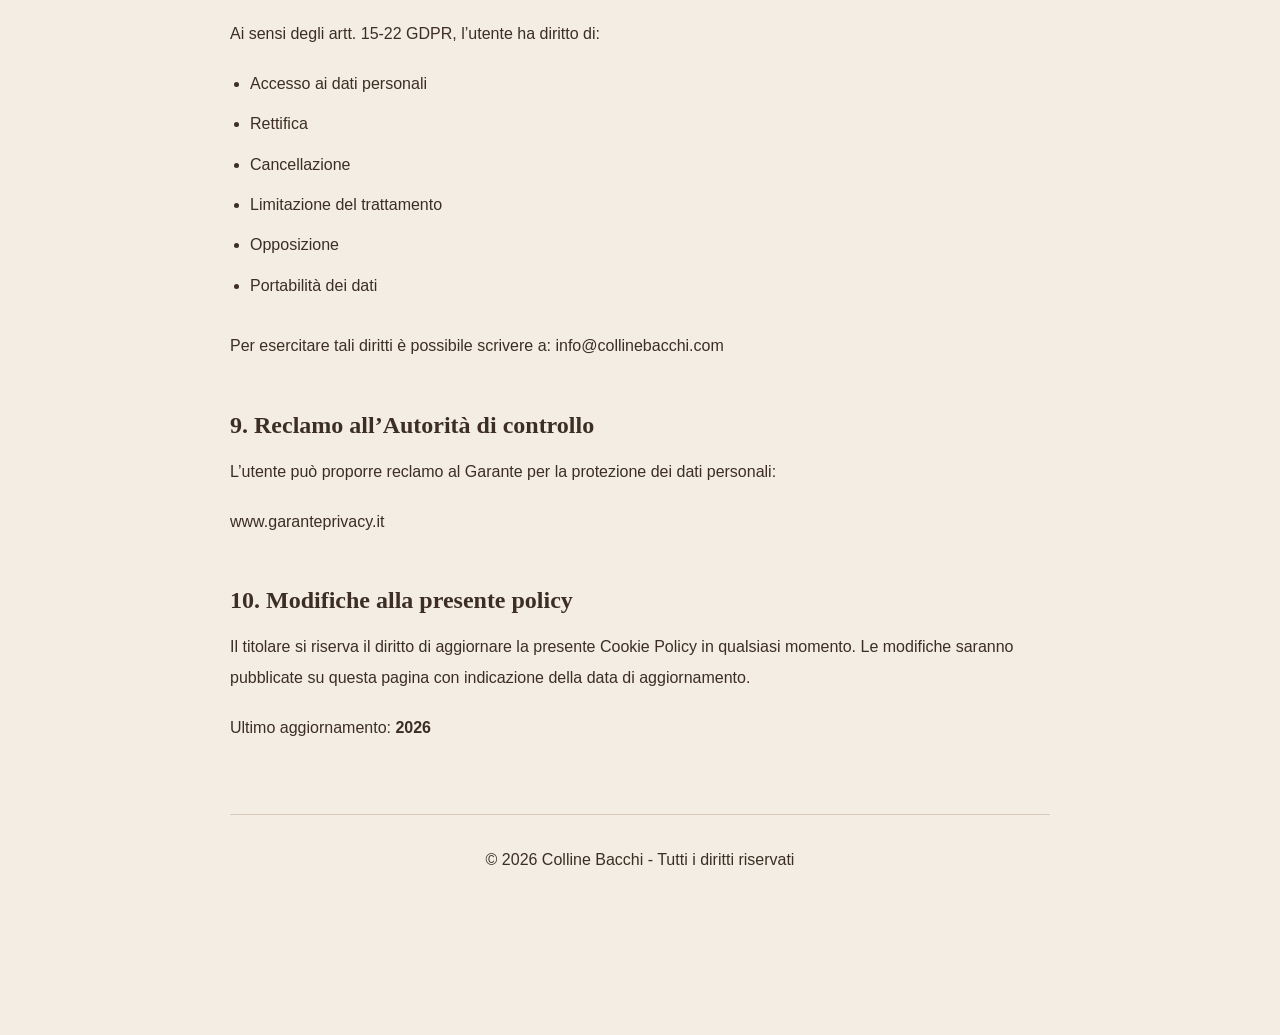
<file: cookie.html>
<!DOCTYPE html> 
<html lang="it">
<head>
<meta charset="UTF-8">
<meta name="viewport" content="width=device-width, initial-scale=1.0">

<title>Cookie Policy | Colline Bacchi</title>
<meta name="description" content="Cookie Policy del sito collinebacchi.com ai sensi del GDPR e della Direttiva ePrivacy.">

<link rel="stylesheet" href="css/style.css">

</head>
<body>

<header class="main-header">
  <div class="header-line"></div>
  <nav>
    <ul>
      <li><a href="index.html">HOME</a></li>
      <li><a href="azienda.html">AZIENDA</a></li>
      <li><a href="territorio.html">TERRITORIO</a></li>
      <li><a href="prodotti.html">PRODOTTI</a></li>
      <li><a href="contatti.html">CONTATTI</a></li>
    </ul>
  </nav>
  <div class="header-line"></div>
</header>

<div class="policy-wrapper">

<h1>Cookie Policy</h1>

<p class="policy-intro">
La presente Cookie Policy descrive le modalità di utilizzo dei cookie da parte del sito 
<strong>www.collinebacchi.com</strong>, in conformità al Regolamento (UE) 2016/679 (GDPR), 
alla Direttiva ePrivacy 2002/58/CE e alle Linee guida del Garante per la protezione dei dati personali.
</p>

<h2>1. Titolare del trattamento</h2>

<p>
Titolare del trattamento è:
</p>

<p>
<strong>Mauro Bacchi</strong><br>
Via Indipendenza 88<br>
62012 Civitanova Marche (MC) – Italia<br>
P.IVA 02102810435<br>
C.F. BCCMRA88B09C770Y<br>
Email: info@collinebacchi.com
</p>

<h2>2. Cosa sono i cookie</h2>

<p>
I cookie sono piccoli file di testo che i siti web inviano al dispositivo dell’utente 
(computer, tablet, smartphone) durante la navigazione. I cookie vengono memorizzati 
dal browser e ritrasmessi al sito alla visita successiva.
</p>

<p>
I cookie consentono di:
</p>

<ul>
<li>Garantire il corretto funzionamento tecnico del sito</li>
<li>Migliorare l’esperienza utente</li>
<li>Memorizzare preferenze di navigazione</li>
<li>Fornire funzionalità integrate di terze parti</li>
</ul>

<h2>3. Tipologie di cookie utilizzate</h2>

<h3>3.1 Cookie tecnici (necessari)</h3>

<p>
Il sito utilizza esclusivamente cookie tecnici strettamente necessari al funzionamento 
delle pagine web e alla corretta erogazione dei servizi richiesti.
</p>

<p>
Questi cookie:
</p>

<ul>
<li>Non richiedono consenso preventivo</li>
<li>Non effettuano profilazione</li>
<li>Non raccolgono dati per finalità commerciali</li>
</ul>

<h3>3.2 Cookie di terze parti</h3>

<p>
Il sito può contenere collegamenti esterni verso piattaforme di terze parti, tra cui:
</p>

<ul>
<li>Instagram</li>
<li>Facebook</li>
<li>WhatsApp</li>
<li>TikTok</li>
<li>YouTube</li>
</ul>

<p>
L’interazione con tali servizi può comportare l’installazione di cookie da parte delle rispettive piattaforme, secondo le loro policy.
</p>

<p>
Si invita l’utente a consultare le informative privacy delle singole piattaforme.
</p>

<h3>3.3 Hosting e infrastruttura tecnica</h3>

<p>
Il sito è ospitato su infrastruttura GitHub Pages e utilizza Cloudflare come CDN (Content Delivery Network).
</p>

<p>
Cloudflare può trattare dati tecnici (indirizzo IP, log di accesso) per finalità di sicurezza e protezione da attacchi informatici (es. DDoS).
</p>

<p>
Tali trattamenti avvengono sulla base del legittimo interesse del titolare (art. 6.1.f GDPR).
</p>

<h2>4. Base giuridica del trattamento</h2>

<ul>
<li>Art. 6.1.b GDPR – Esecuzione di servizi richiesti dall’utente</li>
<li>Art. 6.1.f GDPR – Legittimo interesse (sicurezza informatica)</li>
<li>Art. 122 Codice Privacy – Cookie tecnici</li>
</ul>

<h2>5. Durata dei cookie</h2>

<p>
I cookie tecnici utilizzati hanno durata limitata alla sessione o al tempo strettamente necessario al corretto funzionamento del sito.
</p>

<h2>6. Trasferimento dati extra UE</h2>

<p>
L’utilizzo di servizi come Cloudflare o piattaforme social può comportare il trasferimento di dati verso Paesi extra UE.
</p>

<p>
Tali trasferimenti avvengono nel rispetto delle Clausole Contrattuali Standard (SCC) approvate dalla Commissione Europea.
</p>

<h2>7. Gestione e disabilitazione dei cookie</h2>

<p>
L’utente può gestire o disabilitare i cookie tramite le impostazioni del proprio browser:
</p>

<ul>
<li>Chrome → Impostazioni → Privacy e sicurezza</li>
<li>Safari → Preferenze → Privacy</li>
<li>Firefox → Impostazioni → Privacy</li>
<li>Edge → Impostazioni → Cookie</li>
</ul>

<p>
La disabilitazione dei cookie tecnici potrebbe compromettere la corretta navigazione del sito.
</p>

<h2>8. Diritti dell’interessato</h2>

<p>
Ai sensi degli artt. 15-22 GDPR, l’utente ha diritto di:
</p>

<ul>
<li>Accesso ai dati personali</li>
<li>Rettifica</li>
<li>Cancellazione</li>
<li>Limitazione del trattamento</li>
<li>Opposizione</li>
<li>Portabilità dei dati</li>
</ul>

<p>
Per esercitare tali diritti è possibile scrivere a: info@collinebacchi.com
</p>

<h2>9. Reclamo all’Autorità di controllo</h2>

<p>
L’utente può proporre reclamo al Garante per la protezione dei dati personali:
</p>

<p>
www.garanteprivacy.it
</p>

<h2>10. Modifiche alla presente policy</h2>

<p>
Il titolare si riserva il diritto di aggiornare la presente Cookie Policy in qualsiasi momento.
Le modifiche saranno pubblicate su questa pagina con indicazione della data di aggiornamento.
</p>

<p>
Ultimo aggiornamento: <strong>2026</strong>
</p>

<div class="policy-footer">
  <p>© <span id="year"></span> Colline Bacchi - Tutti i diritti riservati</p>
</div>

</div>

<script>
document.getElementById("year").textContent = new Date().getFullYear();
</script>

</body>
</html>
</file>
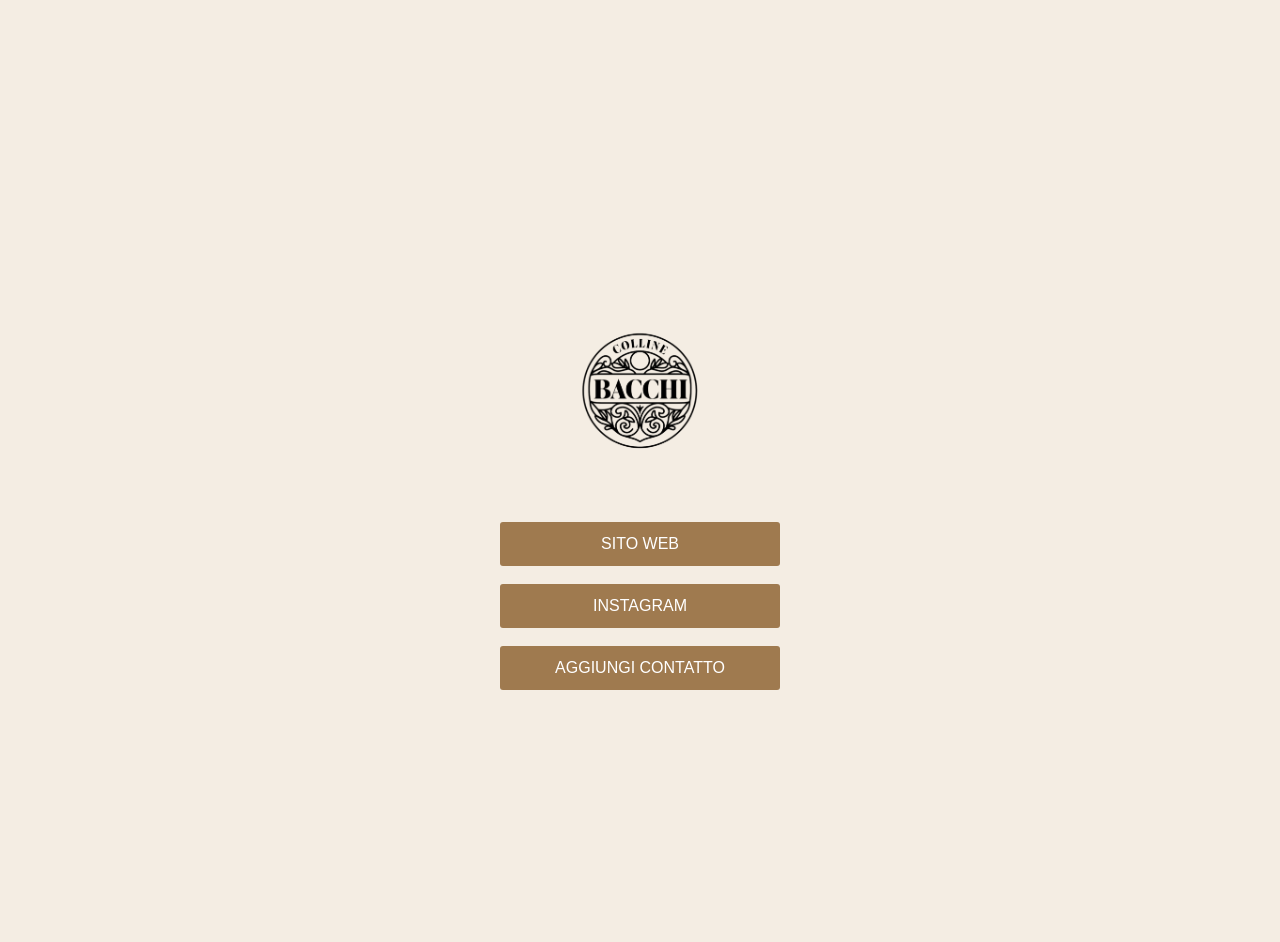
<file: nfc.html>
<!DOCTYPE html>
<html lang="it"> 
<head>

<meta charset="UTF-8">
<meta name="viewport" content="width=device-width, initial-scale=1.0">

<title>Colline Bacchi</title>
<meta name="description" content="Contatti rapidi Colline Bacchi">

<link rel="stylesheet" href="css/style.css">

<style>
/* Layout centrato tipo landing NFC */

.nfc-wrapper {
  display: flex;
  flex-direction: column;
  align-items: center;
  justify-content: center;
  height: 100vh;
  padding: 20px;
  text-align: center;
}

.nfc-logo {
  width: 140px;
  height: auto;
  margin-bottom: 30px;
}

.nfc-buttons {
  display: flex;
  flex-direction: column;
  gap: 18px;
  width: 100%;
  max-width: 280px;
}
</style>

</head>

<body>

<main class="nfc-wrapper">

  <!-- LOGO -->
  <img src="img/logo1.webp" alt="Colline Bacchi" class="nfc-logo">

  <!-- BOTTONI -->
  <div class="nfc-buttons">

    <a href="https://collinebacchi.com" class="btn">
      SITO WEB
    </a>

    <a href="https://instagram.com/colline.bacchi" class="btn" target="_blank">
      INSTAGRAM
    </a>

    <a href="contatto.vcf" class="btn">
      AGGIUNGI CONTATTO
    </a>

  </div>

</main>

</body>
</html>
</file>
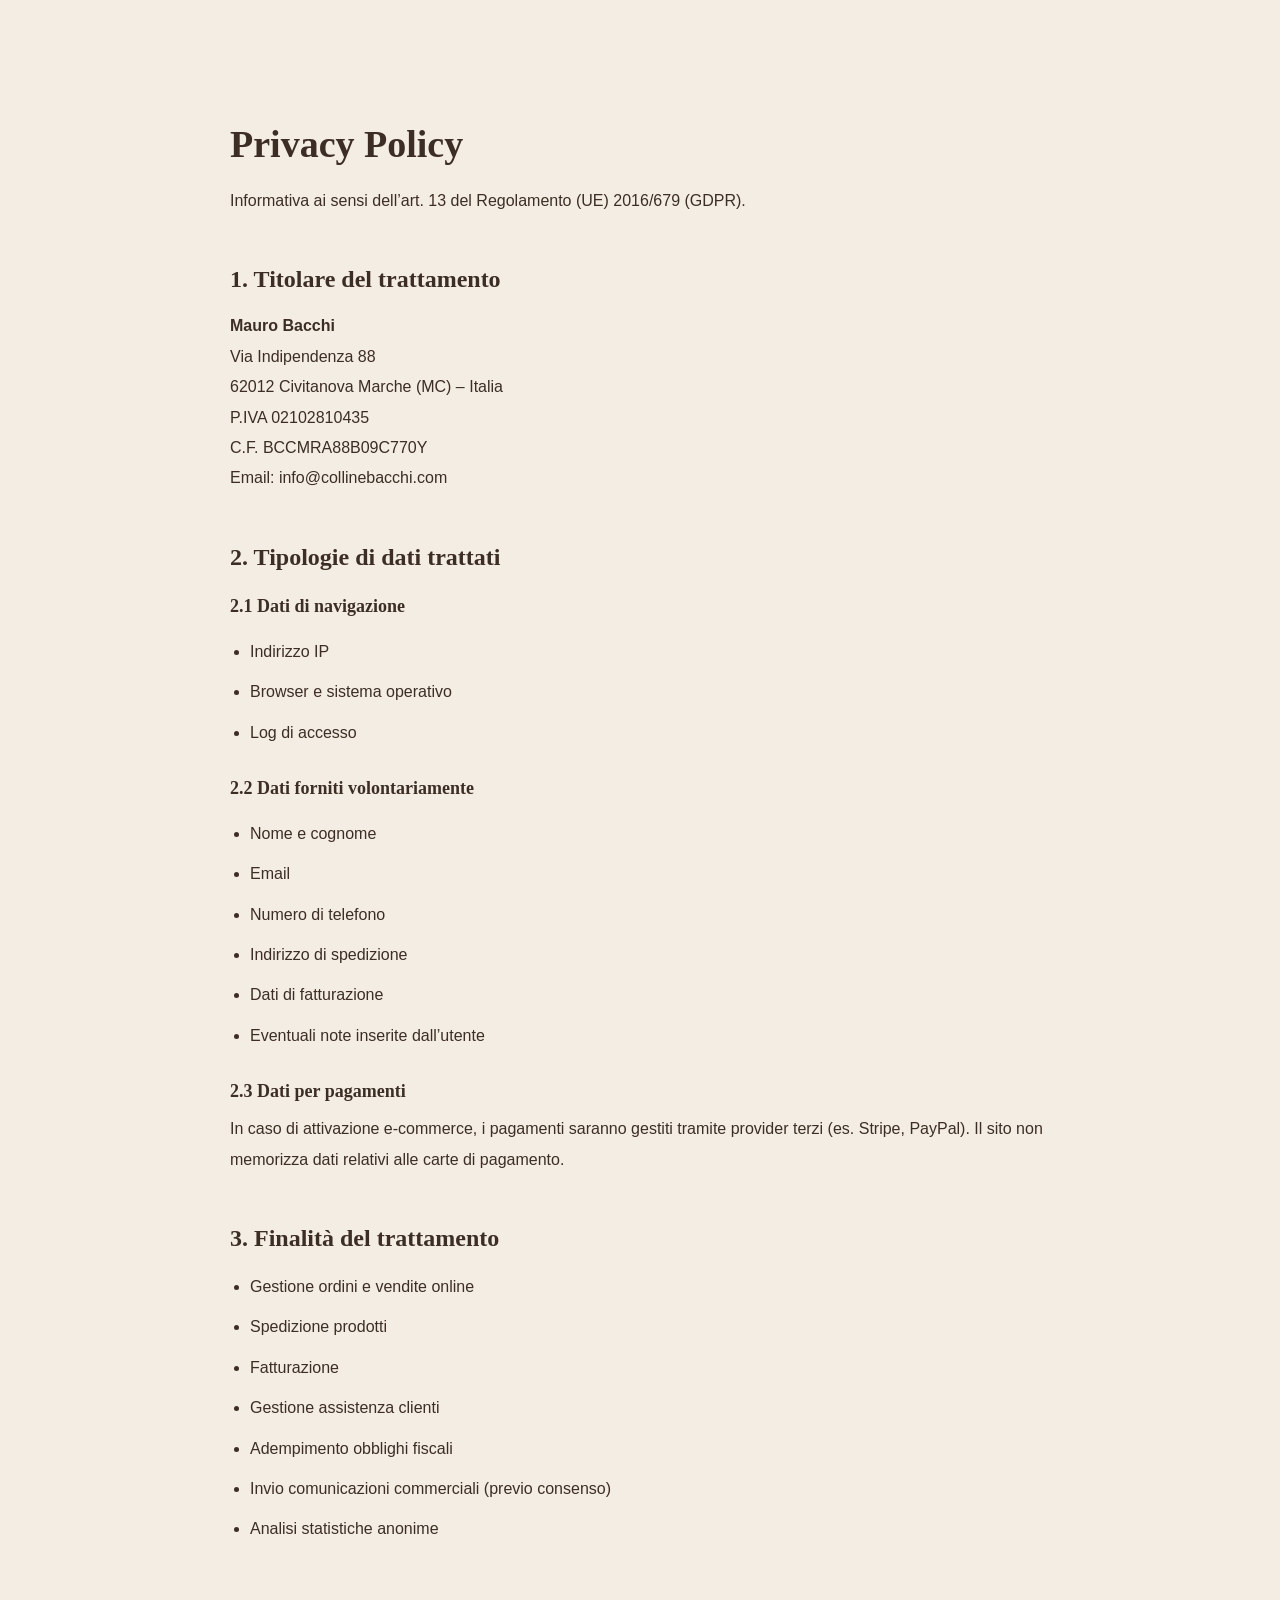
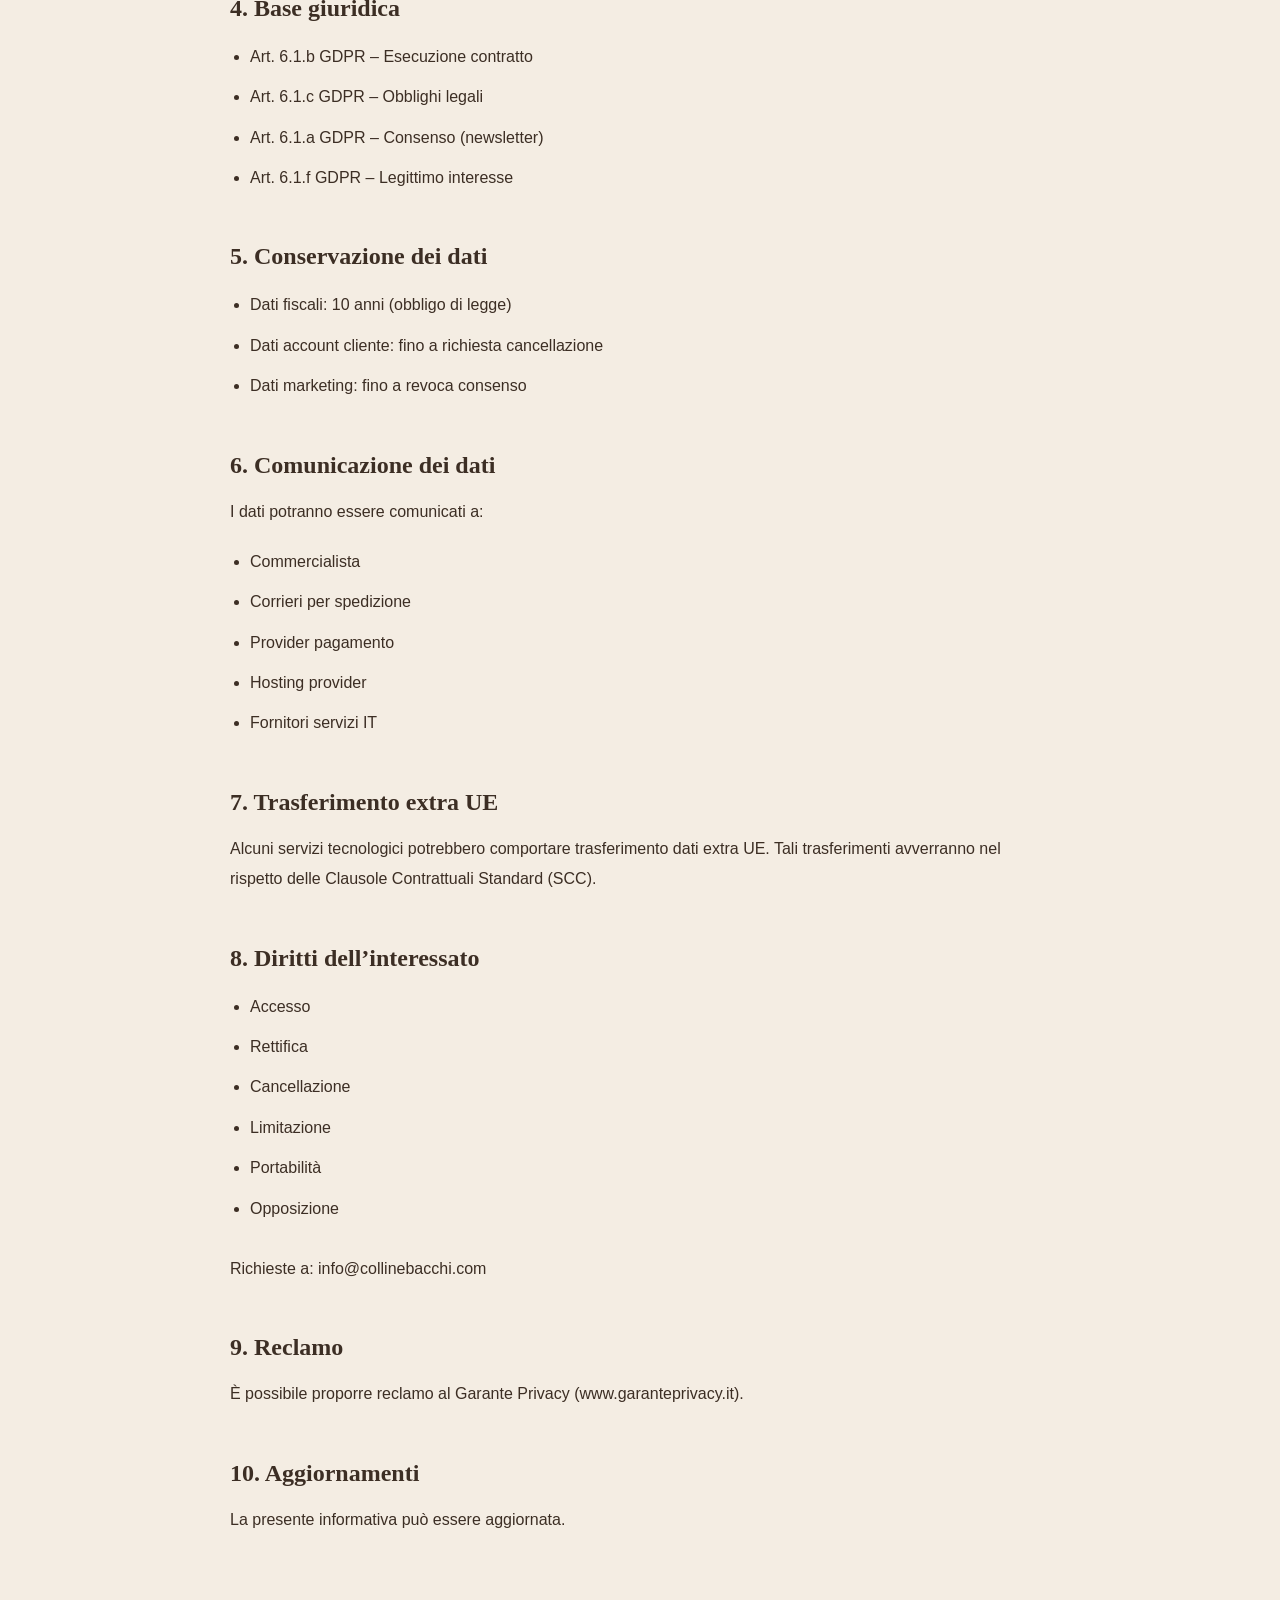
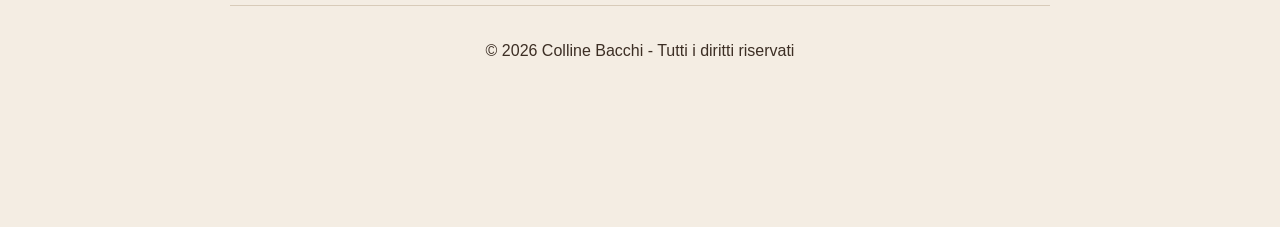
<file: privacy-modal.html>
<!DOCTYPE html>
<html lang="it">
<head>
<meta charset="UTF-8">
<meta name="viewport" content="width=device-width, initial-scale=1.0">

<title>Privacy Policy | Colline Bacchi</title>
<meta name="description" content="Informativa Privacy ai sensi del Regolamento UE 2016/679 (GDPR) del sito collinebacchi.com">

<link rel="stylesheet" href="css/style.css">
</head>

<body>

<div class="policy-wrapper">

<h1 id="policyTitle">Privacy Policy</h1>

<p>
Informativa ai sensi dell’art. 13 del Regolamento (UE) 2016/679 (GDPR).
</p>

<h2>1. Titolare del trattamento</h2>

<p>
<strong>Mauro Bacchi</strong><br>
Via Indipendenza 88<br>
62012 Civitanova Marche (MC) – Italia<br>
P.IVA 02102810435<br>
C.F. BCCMRA88B09C770Y<br>
Email: info@collinebacchi.com
</p>

<h2>2. Tipologie di dati trattati</h2>

<h3>2.1 Dati di navigazione</h3>
<ul>
<li>Indirizzo IP</li>
<li>Browser e sistema operativo</li>
<li>Log di accesso</li>
</ul>

<h3>2.2 Dati forniti volontariamente</h3>
<ul>
<li>Nome e cognome</li>
<li>Email</li>
<li>Numero di telefono</li>
<li>Indirizzo di spedizione</li>
<li>Dati di fatturazione</li>
<li>Eventuali note inserite dall’utente</li>
</ul>

<h3>2.3 Dati per pagamenti</h3>
<p>
In caso di attivazione e-commerce, i pagamenti saranno gestiti tramite provider terzi (es. Stripe, PayPal).
Il sito non memorizza dati relativi alle carte di pagamento.
</p>

<h2>3. Finalità del trattamento</h2>

<ul>
<li>Gestione ordini e vendite online</li>
<li>Spedizione prodotti</li>
<li>Fatturazione</li>
<li>Gestione assistenza clienti</li>
<li>Adempimento obblighi fiscali</li>
<li>Invio comunicazioni commerciali (previo consenso)</li>
<li>Analisi statistiche anonime</li>
</ul>

<h2>4. Base giuridica</h2>

<ul>
<li>Art. 6.1.b GDPR – Esecuzione contratto</li>
<li>Art. 6.1.c GDPR – Obblighi legali</li>
<li>Art. 6.1.a GDPR – Consenso (newsletter)</li>
<li>Art. 6.1.f GDPR – Legittimo interesse</li>
</ul>

<h2>5. Conservazione dei dati</h2>

<ul>
<li>Dati fiscali: 10 anni (obbligo di legge)</li>
<li>Dati account cliente: fino a richiesta cancellazione</li>
<li>Dati marketing: fino a revoca consenso</li>
</ul>

<h2>6. Comunicazione dei dati</h2>

<p>I dati potranno essere comunicati a:</p>

<ul>
<li>Commercialista</li>
<li>Corrieri per spedizione</li>
<li>Provider pagamento</li>
<li>Hosting provider</li>
<li>Fornitori servizi IT</li>
</ul>

<h2>7. Trasferimento extra UE</h2>

<p>
Alcuni servizi tecnologici potrebbero comportare trasferimento dati extra UE.
Tali trasferimenti avverranno nel rispetto delle Clausole Contrattuali Standard (SCC).
</p>

<h2>8. Diritti dell’interessato</h2>

<ul>
<li>Accesso</li>
<li>Rettifica</li>
<li>Cancellazione</li>
<li>Limitazione</li>
<li>Portabilità</li>
<li>Opposizione</li>
</ul>

<p>
Richieste a: info@collinebacchi.com
</p>

<h2>9. Reclamo</h2>

<p>
È possibile proporre reclamo al Garante Privacy (www.garanteprivacy.it).
</p>

<h2>10. Aggiornamenti</h2>

<p>
La presente informativa può essere aggiornata.
</p>

<div class="policy-footer">
<p>© <span id="year"></span> Colline Bacchi - Tutti i diritti riservati</p>
</div>

</div>

<script>
document.getElementById("year").textContent = new Date().getFullYear();
</script>

</body>
</html>
</file>
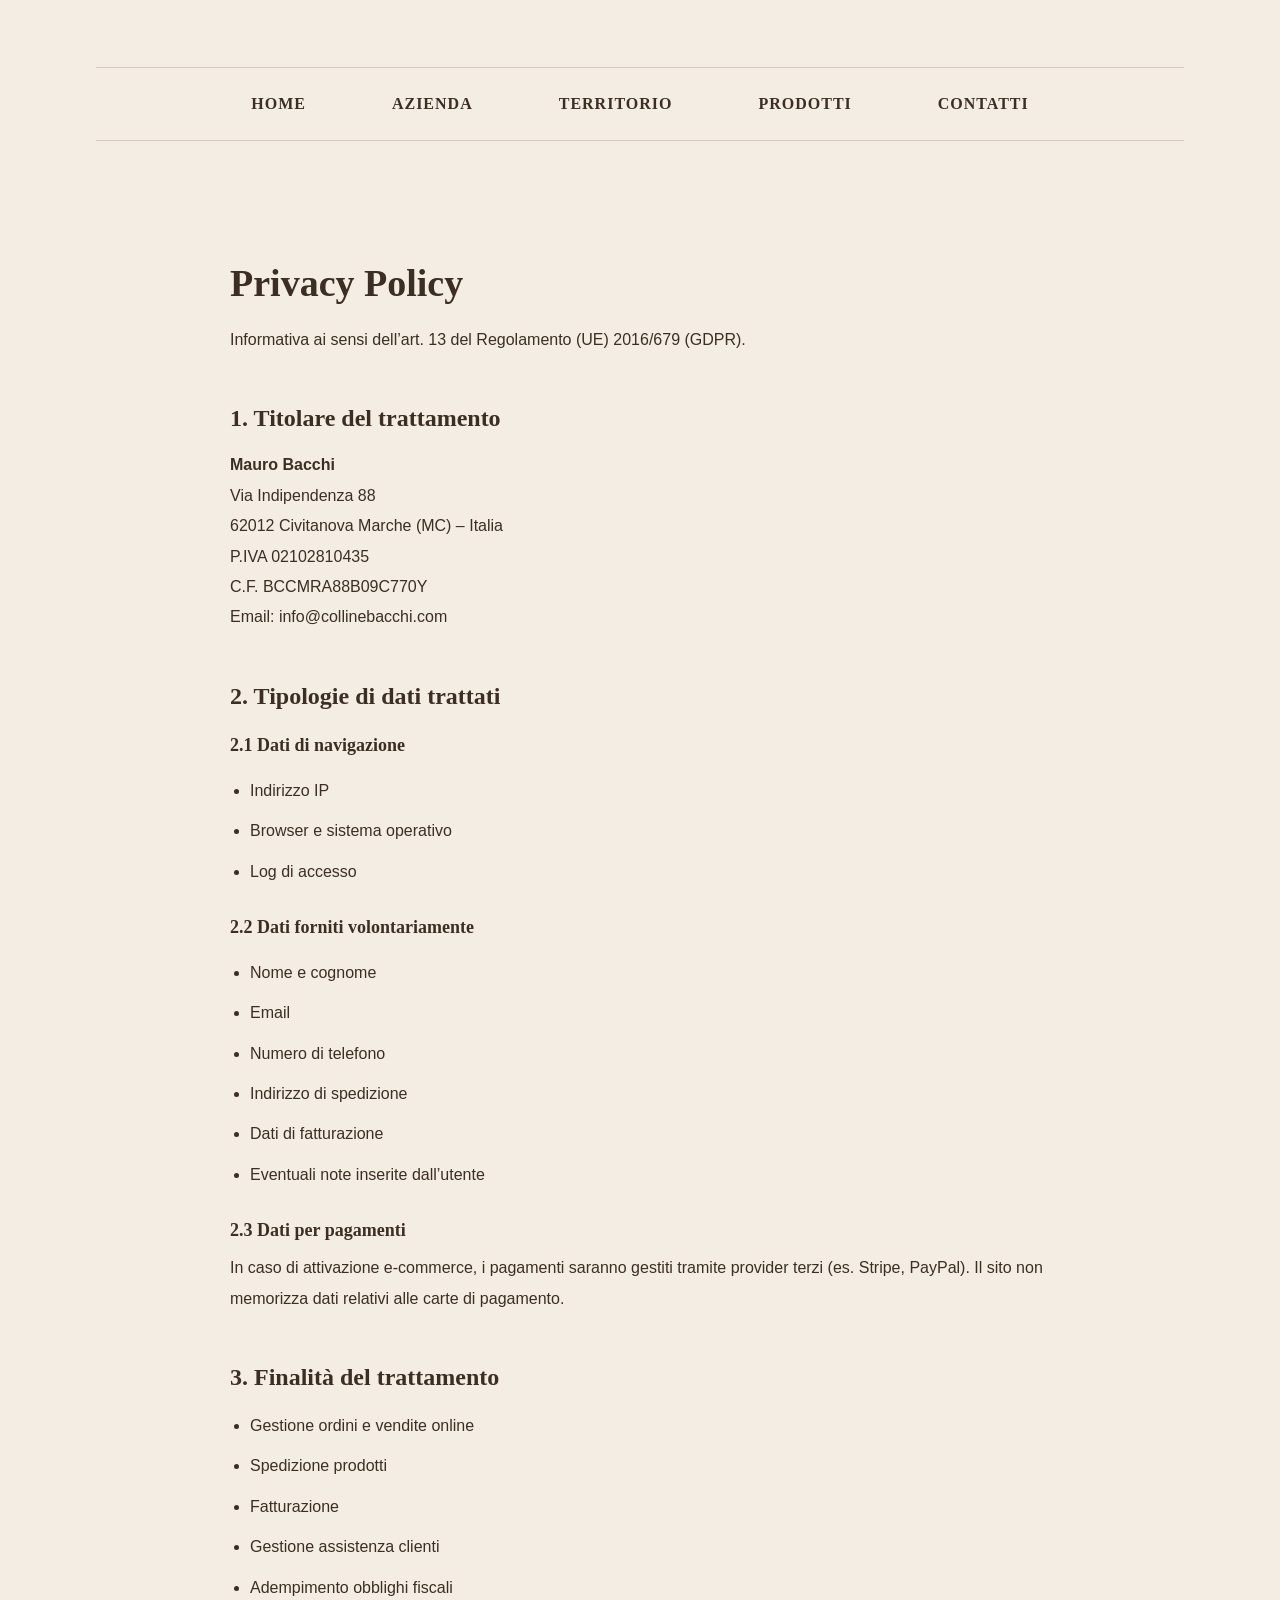
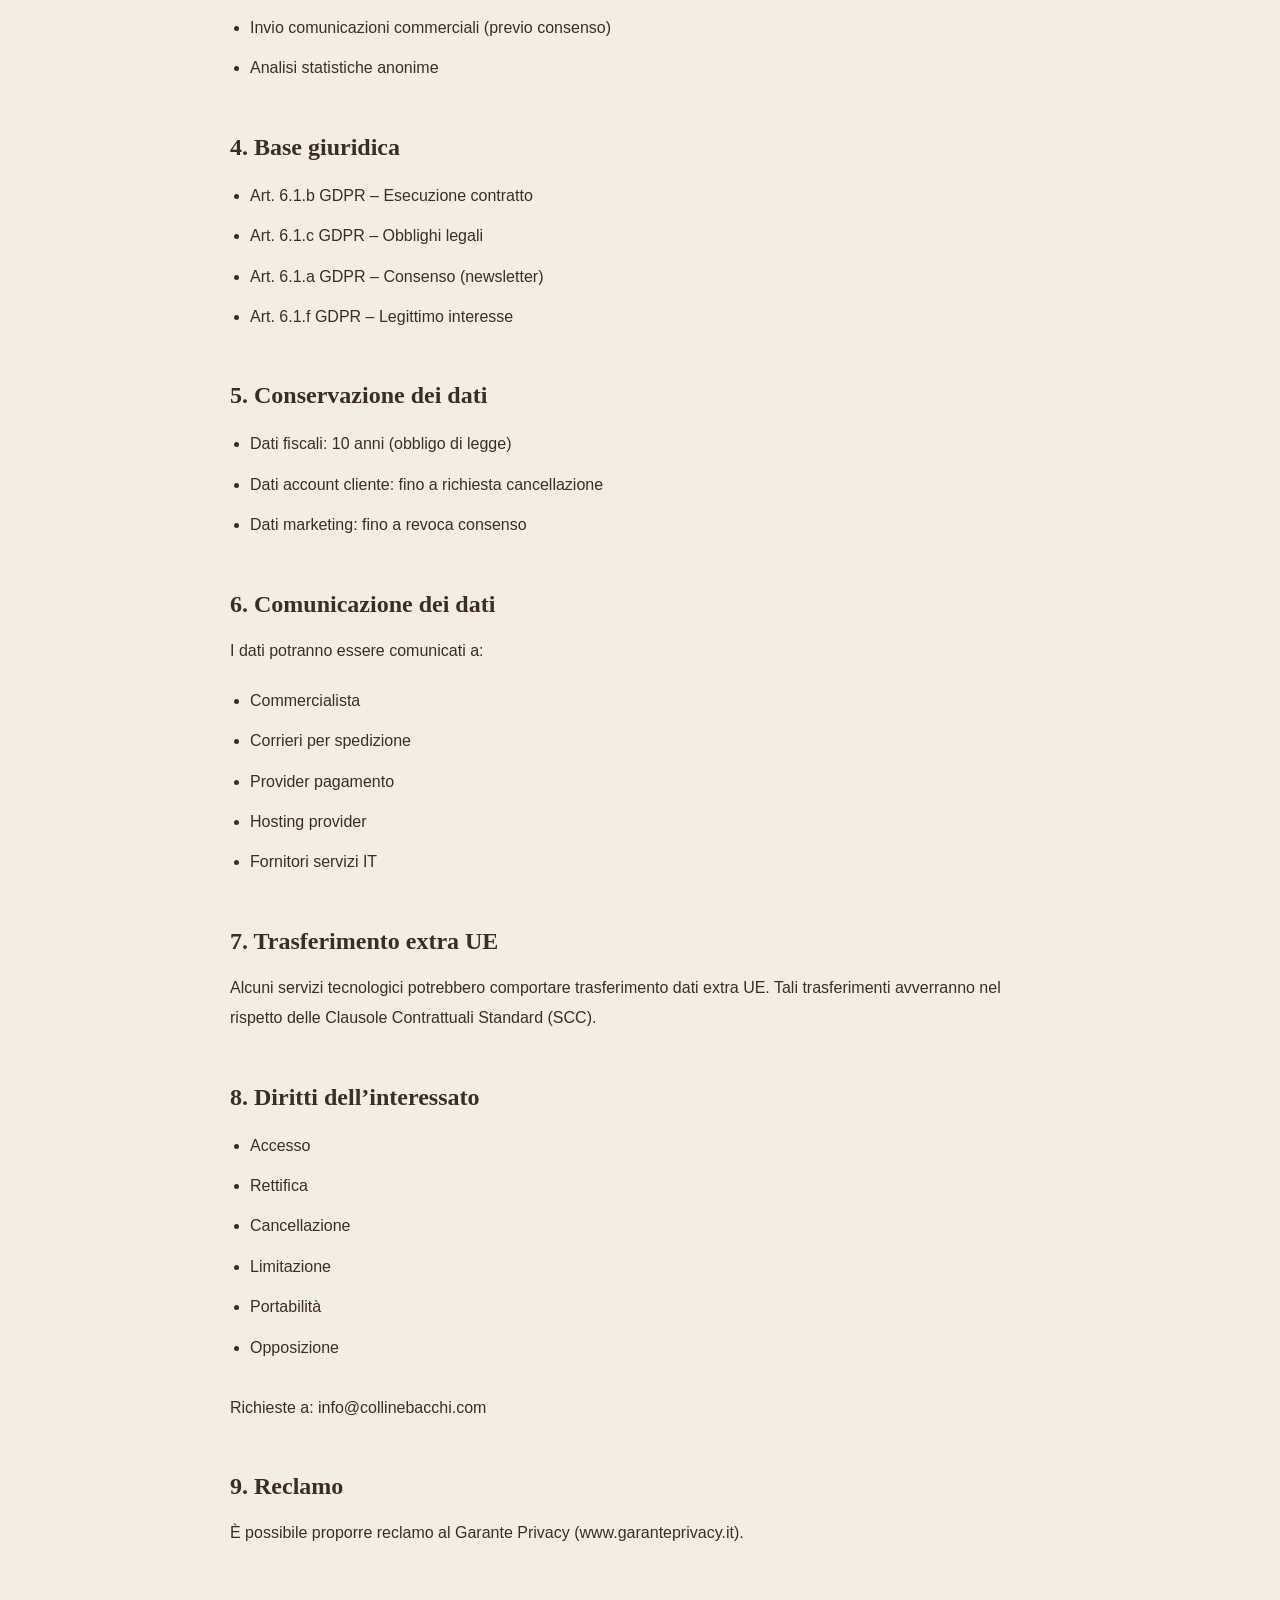
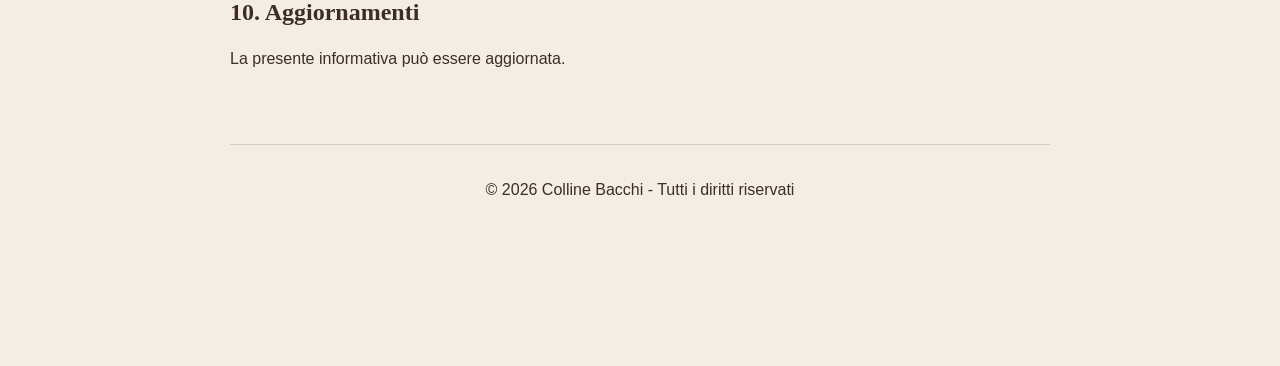
<file: privacy.html>
<!DOCTYPE html>
<html lang="it">
<head>
<meta charset="UTF-8">
<meta name="viewport" content="width=device-width, initial-scale=1.0">

<title>Privacy Policy | Colline Bacchi</title>
<meta name="description" content="Informativa Privacy ai sensi del Regolamento UE 2016/679 (GDPR) del sito collinebacchi.com">

<link rel="stylesheet" href="css/style.css">
</head>

<body>

<header class="main-header">
  <div class="header-line"></div>
  <nav>
    <ul>
      <li><a href="index.html">HOME</a></li>
      <li><a href="azienda.html">AZIENDA</a></li>
      <li><a href="territorio.html">TERRITORIO</a></li>
      <li><a href="prodotti.html">PRODOTTI</a></li>
      <li><a href="contatti.html">CONTATTI</a></li>
    </ul>
  </nav>
  <div class="header-line"></div>
</header>

<div class="policy-wrapper">

<h1>Privacy Policy</h1>

<p>
Informativa ai sensi dell’art. 13 del Regolamento (UE) 2016/679 (GDPR).
</p>

<h2>1. Titolare del trattamento</h2>

<p>
<strong>Mauro Bacchi</strong><br>
Via Indipendenza 88<br>
62012 Civitanova Marche (MC) – Italia<br>
P.IVA 02102810435<br>
C.F. BCCMRA88B09C770Y<br>
Email: info@collinebacchi.com
</p>

<h2>2. Tipologie di dati trattati</h2>

<h3>2.1 Dati di navigazione</h3>
<ul>
<li>Indirizzo IP</li>
<li>Browser e sistema operativo</li>
<li>Log di accesso</li>
</ul>

<h3>2.2 Dati forniti volontariamente</h3>
<ul>
<li>Nome e cognome</li>
<li>Email</li>
<li>Numero di telefono</li>
<li>Indirizzo di spedizione</li>
<li>Dati di fatturazione</li>
<li>Eventuali note inserite dall’utente</li>
</ul>

<h3>2.3 Dati per pagamenti</h3>
<p>
In caso di attivazione e-commerce, i pagamenti saranno gestiti tramite provider terzi (es. Stripe, PayPal).
Il sito non memorizza dati relativi alle carte di pagamento.
</p>

<h2>3. Finalità del trattamento</h2>

<ul>
<li>Gestione ordini e vendite online</li>
<li>Spedizione prodotti</li>
<li>Fatturazione</li>
<li>Gestione assistenza clienti</li>
<li>Adempimento obblighi fiscali</li>
<li>Invio comunicazioni commerciali (previo consenso)</li>
<li>Analisi statistiche anonime</li>
</ul>

<h2>4. Base giuridica</h2>

<ul>
<li>Art. 6.1.b GDPR – Esecuzione contratto</li>
<li>Art. 6.1.c GDPR – Obblighi legali</li>
<li>Art. 6.1.a GDPR – Consenso (newsletter)</li>
<li>Art. 6.1.f GDPR – Legittimo interesse</li>
</ul>

<h2>5. Conservazione dei dati</h2>

<ul>
<li>Dati fiscali: 10 anni (obbligo di legge)</li>
<li>Dati account cliente: fino a richiesta cancellazione</li>
<li>Dati marketing: fino a revoca consenso</li>
</ul>

<h2>6. Comunicazione dei dati</h2>

<p>I dati potranno essere comunicati a:</p>

<ul>
<li>Commercialista</li>
<li>Corrieri per spedizione</li>
<li>Provider pagamento</li>
<li>Hosting provider</li>
<li>Fornitori servizi IT</li>
</ul>

<h2>7. Trasferimento extra UE</h2>

<p>
Alcuni servizi tecnologici potrebbero comportare trasferimento dati extra UE.
Tali trasferimenti avverranno nel rispetto delle Clausole Contrattuali Standard (SCC).
</p>

<h2>8. Diritti dell’interessato</h2>

<ul>
<li>Accesso</li>
<li>Rettifica</li>
<li>Cancellazione</li>
<li>Limitazione</li>
<li>Portabilità</li>
<li>Opposizione</li>
</ul>

<p>
Richieste a: info@collinebacchi.com
</p>

<h2>9. Reclamo</h2>

<p>
È possibile proporre reclamo al Garante Privacy (www.garanteprivacy.it).
</p>

<h2>10. Aggiornamenti</h2>

<p>
La presente informativa può essere aggiornata.
</p>

<div class="policy-footer">
<p>© <span id="year"></span> Colline Bacchi - Tutti i diritti riservati</p>
</div>

</div>

<script>
document.getElementById("year").textContent = new Date().getFullYear();
</script>

</body>
</html>
</file>
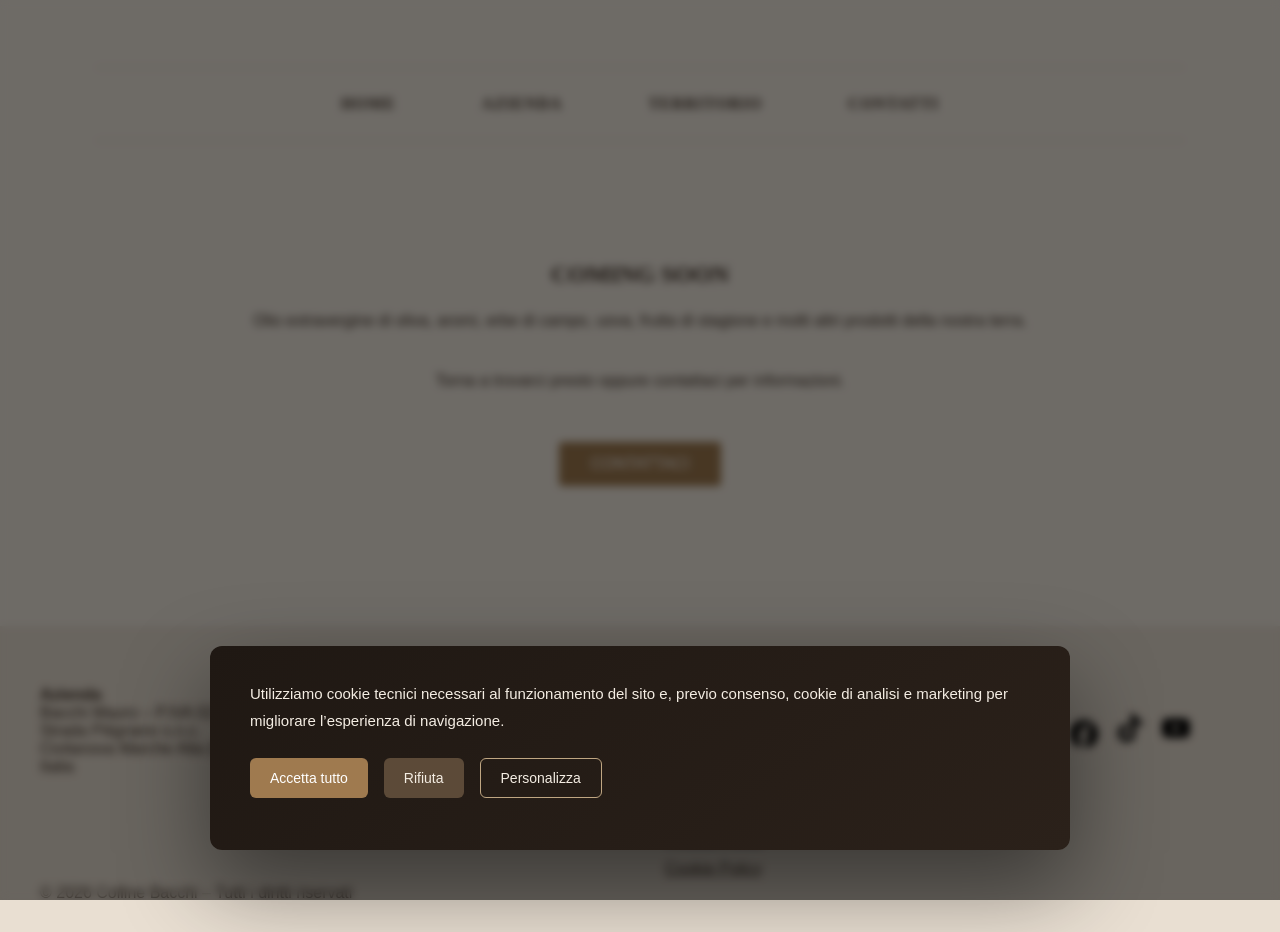
<file: prodotti.html>
<!DOCTYPE html>
<html lang="it">
<head>

<meta charset="UTF-8">
<meta name="viewport" content="width=device-width, initial-scale=1.0">

<title>Prodotti – Colline Bacchi</title>
<meta name="description" content="Scopri presto i prodotti di Colline Bacchi: olio extravergine e prodotti agricoli delle Marche.">

<link rel="stylesheet" href="css/style.css?v=9"> 
<link rel="canonical" href="https://collinebacchi.com/prodotti.html">

</head>

<body>

<header class="main-header">
  <div class="header-line"></div>

  <button class="menu-toggle" id="menu-toggle">☰</button>

  <nav>
    <ul id="nav-menu">
      <li><a href="index.html">HOME</a></li>
      <li><a href="azienda.html">AZIENDA</a></li>
      <li><a href="territorio.html">TERRITORIO</a></li>
      <li><a href="contatti.html">CONTATTI</a></li>
    </ul>
  </nav>

  <div class="header-line"></div>
</header>

<main>

<section class="policy-wrapper" style="text-align:center;">

  <h2>COMING SOON</h2>

  <p>
    Olio extravergine di oliva, aromi, erbe di campo, uova, frutta di stagione e molti altri prodotti della nostra terra.
  </p>

  <p style="margin-top:30px;">
    Torna a trovarci presto oppure contattaci per informazioni.
  </p>

  <a href="contatti.html" class="btn" style="margin-top:25px;">
    CONTATTACI
  </a>

</section>

</main>

<footer class="footbar">

  <div class="foot-container">

    <!-- COLONNA 1 -->
    <div class="foot-col">
      <h4>Azienda</h4>
      <p>Bacchi Mauro – P.IVA 02102810435</p>
      <p>Strada Pitignano s.n.c.</p>
      <p>Civitanova Marche Alta (MC)</p>
      <p>Italia</p>
    </div>

    <!-- COLONNA 2 -->
    <div class="foot-col">
      <h4>Contatti</h4>
      <p>Email: <a href="mailto:info@collinebacchi.com">info@collinebacchi.com</a></p>
      <p>Tel: <a href="tel:+393403485800">+39 340 3485800</a></p>
    </div>

    <!-- COLONNA 3 -->
    <div class="foot-col">
      <h4>Link Utili</h4>
      <ul>
        <li><a href="azienda.html">Azienda</a></li>
        <li><a href="territorio.html">Territorio</a></li>
        <li><a href="prodotti.html">Prodotti</a></li>
        <li><a href="contatti.html">Contatti</a></li>
        <li><a href="privacy.html" class="open-policy">Privacy Policy</a></li>
        <li><a href="cookie.html" class="open-policy">Cookie Policy</a></li>
      </ul>
    </div>

    <!-- COLONNA 4 -->
<div class="foot-col">
  <h4>Seguici</h4>

  <div class="footer-social">

    <!-- WHATSAPP -->
    <a href="https://wa.me/393403485800" target="_blank" rel="noopener noreferrer" aria-label="WhatsApp">
      <img src="icons/whatsapp.svg" alt="WhatsApp">
    </a>

    <!-- INSTAGRAM -->
    <a href="https://instagram.com/colline.bacchi" target="_blank" rel="noopener noreferrer" aria-label="Instagram">
      <img src="icons/instagram.svg" alt="Instagram">
    </a>

    <!-- FACEBOOK -->
    <a href="https://facebook.com/colline.bacchi" target="_blank" rel="noopener noreferrer" aria-label="Facebook">
      <img src="icons/facebook.svg" alt="Facebook">
    </a>

    <!-- TIKTOK (disattivato) -->
    <span class="social-disabled">
      <img src="icons/tiktok.svg" alt="TikTok">
    </span>

    <!-- YOUTUBE (disattivato) -->
    <span class="social-disabled">
      <img src="icons/youtube.svg" alt="YouTube">
    </span>

  </div>
</div>

  </div>

  <div class="foot-bottom">
  © <span id="year"></span> Colline Bacchi – Tutti i diritti riservati
  </div>

</footer>
    <!-- POLICY MODAL -->
<div id="policyModal"
     class="policy-modal"
     role="dialog"
     aria-modal="true"
     aria-hidden="true"
     aria-labelledby="policyTitle">
  <div class="policy-modal-content">
    <button class="policy-close">×</button>
    <iframe id="policyFrame"></iframe>
  </div>
</div>

<!-- COOKIE BANNER -->
<div id="cookie-overlay"></div>
  <div id="cookie-banner" class="cookie-banner" role="dialog" aria-modal="true">
  <div class="cookie-box">

    <p>
      Utilizziamo cookie tecnici necessari al funzionamento del sito e,
      previo consenso, cookie di analisi e marketing per migliorare
      l’esperienza di navigazione.
    </p>

    <div class="cookie-actions">
      <button id="accept-all" class="btn-cookie primary">Accetta tutto</button>
      <button id="reject-all" class="btn-cookie secondary">Rifiuta</button>
      <button id="customize" class="btn-cookie link">Personalizza</button>
    </div>

    <!-- PANNELLO PERSONALIZZAZIONE -->
    <div id="cookie-settings" class="cookie-settings">
      <label>
        <input type="checkbox" checked disabled>
        Cookie tecnici (necessari)
      </label>

      <label>
        <input type="checkbox" id="analytics-consent">
        Cookie di analisi (Google Analytics)
      </label>

      <label>
        <input type="checkbox" id="marketing-consent">
        Cookie marketing e pubblicità
      </label>

      <button id="save-preferences" class="btn-cookie primary">
        Salva preferenze
      </button>
    </div>

  </div>
</div>
<script defer src="js/main.js"></script>
</body>
</html>
</file>
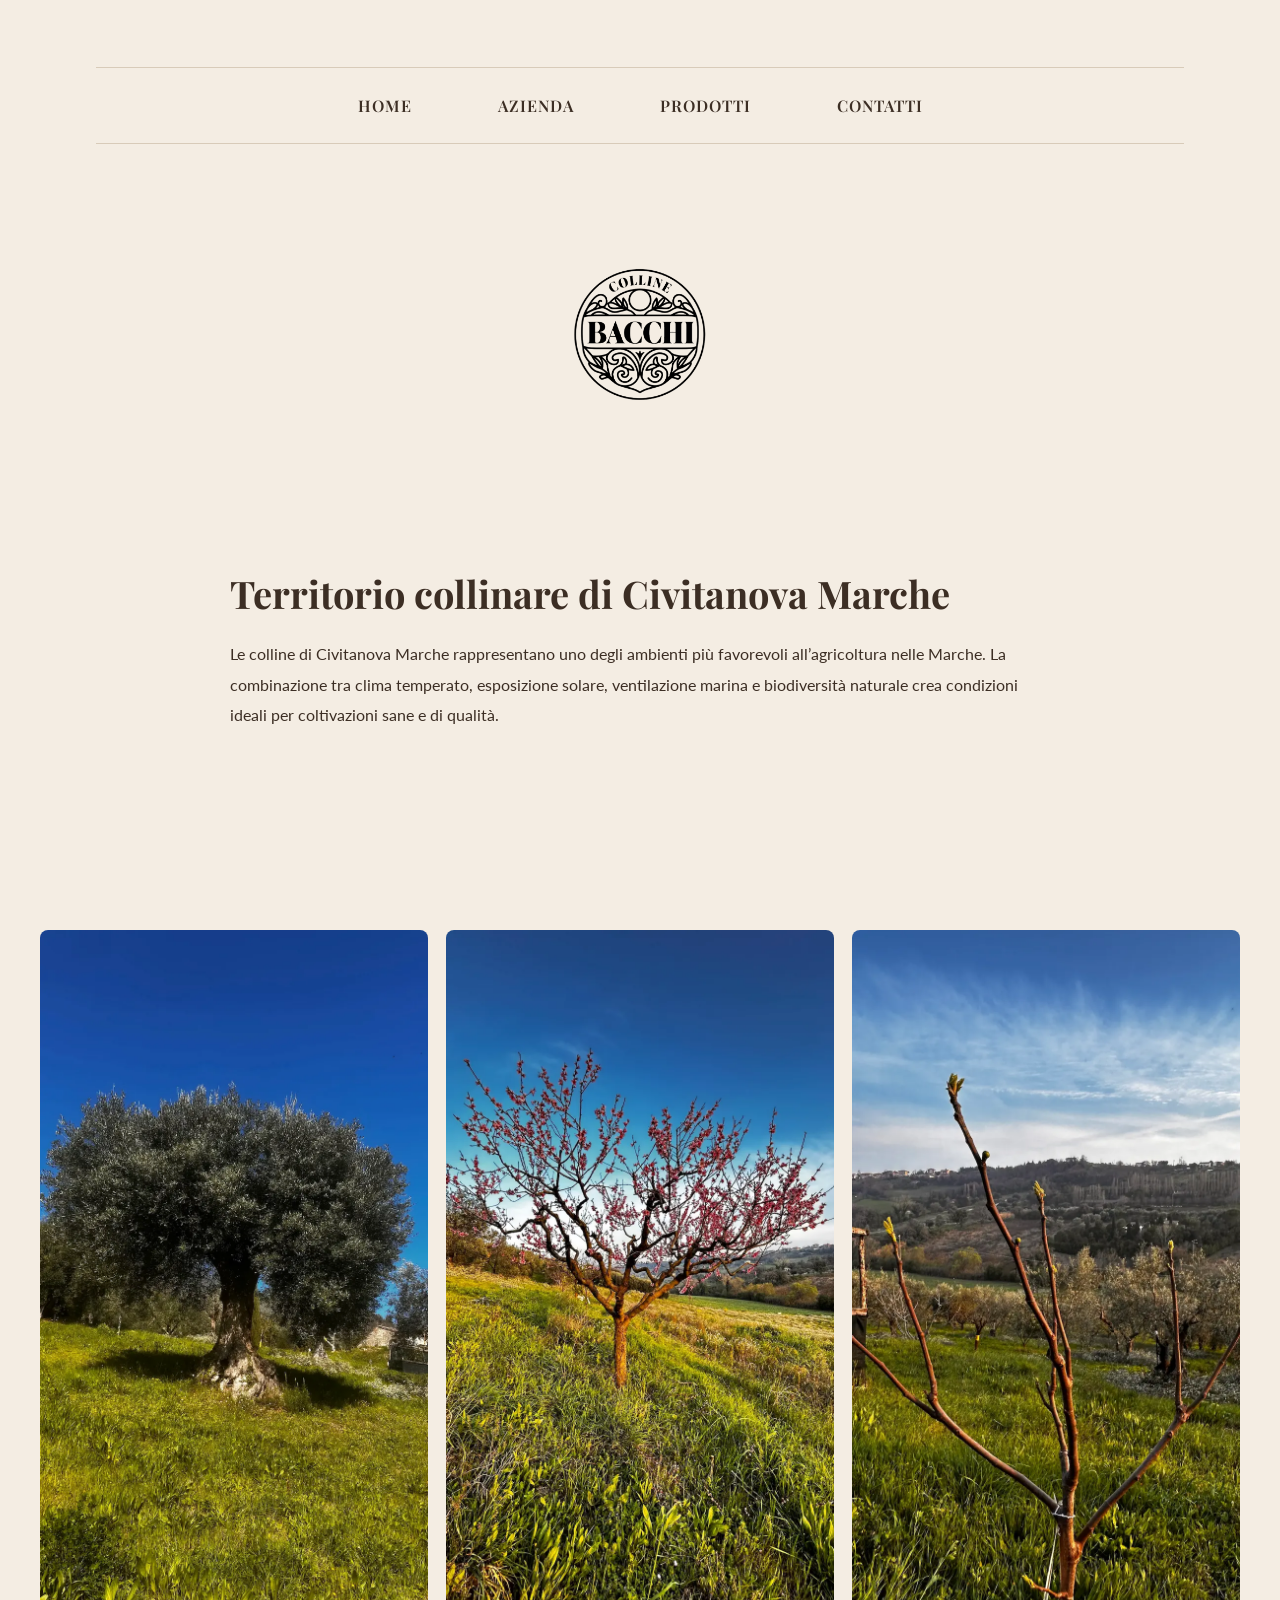
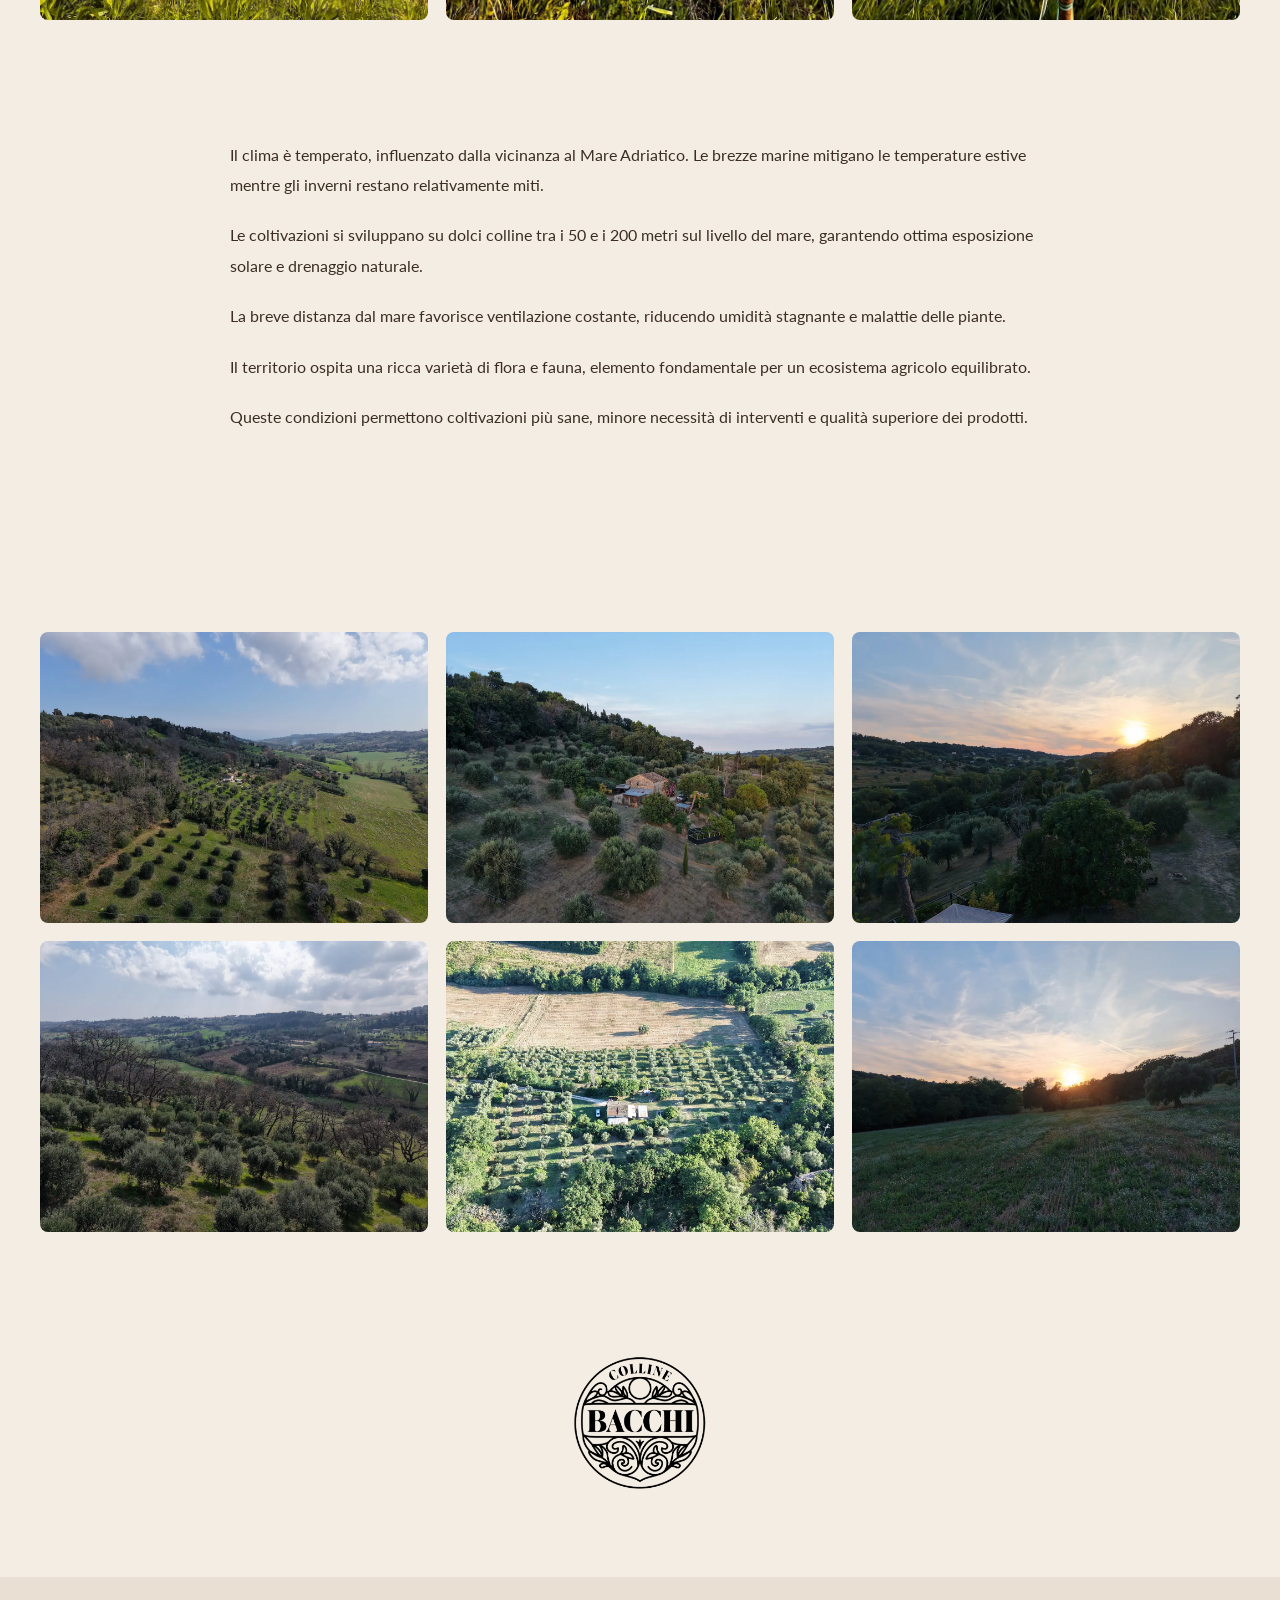
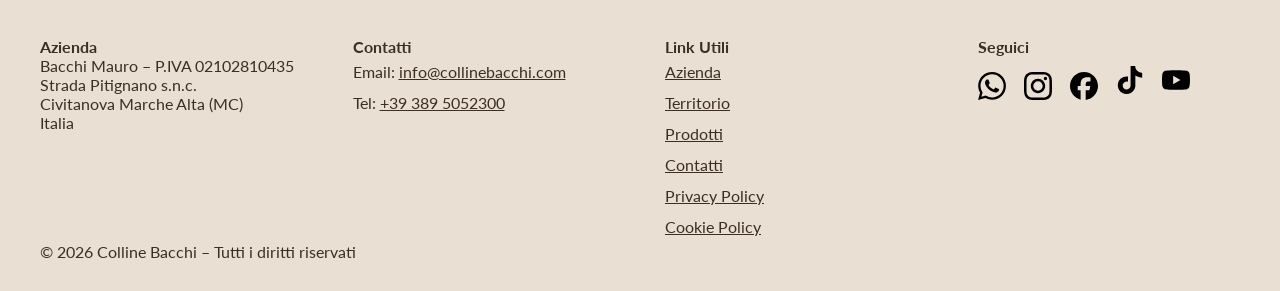
<file: territorio.html>
<!DOCTYPE html>
<html lang="it">
<head>

<script type="application/ld+json">
{
  "@context": "https://schema.org",
  "@type": "WebPage",
  "@id": "https://collinebacchi.com/territorio.html",
  "name": "Territorio collinare di Civitanova Marche",
  "url": "https://collinebacchi.com/territorio.html",
  "description": "Clima, altitudine, biodiversità e caratteristiche agricole del territorio marchigiano costiero.",
  "inLanguage": "it",
  "about": {
    "@type": "Place",
    "name": "Civitanova Marche",
    "geo": {
      "@type": "GeoCoordinates",
      "latitude": "43.306",
      "longitude": "13.720"
    }
  },
  "isPartOf": {
    "@type": "WebSite",
    "name": "Colline Bacchi",
    "url": "https://collinebacchi.com"
  },
  "primaryImageOfPage": {
    "@type": "ImageObject",
    "url": "https://collinebacchi.com/img/paesaggio1.webp"
  }
}
</script>

<meta charset="UTF-8">
<meta name="viewport" content="width=device-width, initial-scale=1.0">
<meta property="og:title" content="Territorio – Colline Bacchi">
<meta property="og:description" content="Scopri il territorio collinare di Civitanova Marche: clima, biodiversità e condizioni ideali per l'agricoltura.">
<meta property="og:type" content="website">
<meta property="og:url" content="https://collinebacchi.com/territorio.html">
<meta property="og:image" content="https://collinebacchi.com/img/paesaggio1.webp">
<meta property="og:locale" content="it_IT">
<meta property="og:site_name" content="Colline Bacchi">
<meta name="twitter:card" content="summary_large_image">
<meta name="geo.region" content="IT-MC">
<meta name="geo.placename" content="Civitanova Marche">
<meta name="geo.position" content="43.306;13.720">
<meta name="ICBM" content="43.306, 13.720">

<title>Territorio – Colline Bacchi</title>
<meta name="description" content="Scopri il territorio collinare di Civitanova Marche: clima, biodiversità e caratteristiche ideali per l'agricoltura.">

<link rel="stylesheet" href="css/style.css?v=9">
<link rel="canonical" href="https://collinebacchi.com/territorio.html">
<link rel="preload"
      href="https://fonts.googleapis.com/css2?family=Playfair+Display:wght@400;600;700&family=Lato:wght@300;400;500&display=swap"
      as="style"
      onload="this.onload=null;this.rel='stylesheet'">
<link rel="icon" type="image/png" sizes="32x32" href="/img/favicon.png">
<link rel="icon" type="image/png" sizes="48x48" href="/img/favicon.png">
<link rel="apple-touch-icon" href="/img/favicon.png">


<noscript>
<link href="https://fonts.googleapis.com/css2?family=Playfair+Display:wght@400;600;700&family=Lato:wght@300;400;500&display=swap"
rel="stylesheet">
</noscript>

</head>

<body>

<header class="main-header">
  <div class="header-line"></div>

  <button class="menu-toggle" id="menu-toggle">☰</button>

  <nav>
    <ul id="nav-menu">
      <li><a href="index.html">HOME</a></li>
      <li><a href="azienda.html">AZIENDA</a></li>
      <li><a href="prodotti.html">PRODOTTI</a></li>
      <li><a href="contatti.html">CONTATTI</a></li>
    </ul>
  </nav>

  <div class="header-line"></div>
</header>

<main>

<!-- LOGO -->
<section class="intro-seo">
  <img src="img/logo1.webp"
       alt="Logo Colline Bacchi"
       width="160"
       height="160"
       style="margin-bottom:15px; height:auto;">
</section>

<!-- INTRO -->
<section class="policy-wrapper">
  <h1>Territorio collinare di Civitanova Marche</h1>

<p>
Le colline di Civitanova Marche rappresentano uno degli ambienti più favorevoli
all’agricoltura nelle Marche. La combinazione tra clima temperato, esposizione solare,
ventilazione marina e biodiversità naturale crea condizioni ideali per coltivazioni sane e di qualità.
</p>
</section>


<!-- GALLERIA -->
<section class="gallery">

  <div class="gallery-grid">

    <!-- RIPETI BLOCCO -->
    <div class="gallery-item">
      <picture>
        <source media="(max-width:768px)" srcset="img/paesaggio7-mobile.webp">
        <img src="img/paesaggio7.webp" alt="Colline di Civitanova Marche">
      </picture>
    </div>

    <div class="gallery-item">
      <picture>
        <source media="(max-width:768px)" srcset="img/paesaggio8-mobile.webp">
        <img src="img/paesaggio8.webp" alt="Colline di Civitanova Marche">
      </picture>
    </div>

    <div class="gallery-item">
      <picture>
        <source media="(max-width:768px)" srcset="img/paesaggio9-mobile.webp">
        <img src="img/paesaggio9.webp" alt="Colline di Civitanova Marche">
      </picture>
    </div>

  </div>

</section>

<section class="policy-wrapper">

  <p>
    Il clima è temperato, influenzato dalla vicinanza al Mare Adriatico. Le brezze marine mitigano le temperature estive mentre gli inverni restano relativamente miti.
  </p>
  <p>
    Le coltivazioni si sviluppano su dolci colline tra i 50 e i 200 metri sul livello del mare, garantendo ottima esposizione solare e drenaggio naturale.
  </p>
  <p>
    La breve distanza dal mare favorisce ventilazione costante, riducendo umidità stagnante e malattie delle piante.
  </p>
  <p>
    Il territorio ospita una ricca varietà di flora e fauna, elemento fondamentale per un ecosistema agricolo equilibrato.
  </p>
  <p>
    Queste condizioni permettono coltivazioni più sane, minore necessità di interventi e qualità superiore dei prodotti.
  </p>

</section>
<!-- GALLERIA 2 -->
<section class="gallery">

  <div class="gallery-grid">

    <div class="gallery-item">
      <picture>
        <source media="(max-width:768px)" srcset="img/paesaggio1-mobile.webp">
        <img src="img/paesaggio1.webp" alt="Colline di Civitanova Marche">
      </picture>
    </div>

    <div class="gallery-item">
      <picture>
        <source media="(max-width:768px)" srcset="img/paesaggio2-mobile.webp">
        <img src="img/paesaggio2.webp" alt="Colline di Civitanova Marche">
      </picture>
    </div>

    <div class="gallery-item">
      <picture>
        <source media="(max-width:768px)" srcset="img/paesaggio3-mobile.webp">
        <img src="img/paesaggio3.webp" alt="Colline di Civitanova Marche">
      </picture>
    </div>

    <div class="gallery-item">
      <picture>
        <source media="(max-width:768px)" srcset="img/paesaggio4-mobile.webp">
        <img src="img/paesaggio4.webp" alt="Colline di Civitanova Marche">
      </picture>
    </div>

    <div class="gallery-item">
      <picture>
        <source media="(max-width:768px)" srcset="img/paesaggio5-mobile.webp">
        <img src="img/paesaggio5.webp" alt="Colline di Civitanova Marche">
      </picture>
    </div>

    <div class="gallery-item">
      <picture>
        <source media="(max-width:768px)" srcset="img/paesaggio6-mobile.webp">
        <img src="img/paesaggio6.webp" alt="Colline di Civitanova Marche">
      </picture>
    </div>

  </div>

</section>

<!-- OVERLAY -->
<div id="gallery-overlay">
  <span id="close-gallery">×</span>
  <img id="gallery-img">
  <button id="prev">‹</button>
  <button id="next">›</button>
</div>

<!-- LOGO PRIMA DEL FOOTER -->
<section class="intro-seo">
  <img src="img/logo1.webp"
       alt="Logo Colline Bacchi"
       width="160"
       height="160"
       style="margin-bottom:15px; height:auto;">
</section>

</main>

 <footer class="footbar">

  <div class="foot-container">

    <!-- COLONNA 1 -->
    <div class="foot-col">
      <h4>Azienda</h4>
      <p>Bacchi Mauro – P.IVA 02102810435</p>
      <p>Strada Pitignano s.n.c.</p>
      <p>Civitanova Marche Alta (MC)</p>
      <p>Italia</p>
    </div>

    <!-- COLONNA 2 -->
    <div class="foot-col">
      <h4>Contatti</h4>
      <p>Email: <a href="mailto:info@collinebacchi.com">info@collinebacchi.com</a></p>
      <p>Tel: <a href="tel:+393895052300">+39 389 5052300</a></p>
    </div>

    <!-- COLONNA 3 -->
    <div class="foot-col">
      <h4>Link Utili</h4>
      <ul>
        <li><a href="azienda.html">Azienda</a></li>
        <li><a href="territorio.html">Territorio</a></li>
        <li><a href="prodotti.html">Prodotti</a></li>
        <li><a href="contatti.html">Contatti</a></li>
        <li><a href="privacy.html" class="open-policy">Privacy Policy</a></li>
        <li><a href="cookie.html" class="open-policy">Cookie Policy</a></li>
      </ul>
    </div>

    <!-- COLONNA 4 -->
<div class="foot-col">
  <h4>Seguici</h4>

  <div class="footer-social">

    <!-- WHATSAPP -->
    <a href="https://wa.me/393895052300" target="_blank" rel="noopener noreferrer" aria-label="WhatsApp">
      <img src="icons/whatsapp.svg" alt="WhatsApp">
    </a>

    <!-- INSTAGRAM -->
    <a href="https://instagram.com/colline.bacchi" target="_blank" rel="noopener noreferrer" aria-label="Instagram">
      <img src="icons/instagram.svg" alt="Instagram">
    </a>

    <!-- FACEBOOK -->
    <a href="https://facebook.com/colline.bacchi" target="_blank" rel="noopener noreferrer" aria-label="Facebook">
      <img src="icons/facebook.svg" alt="Facebook">
    </a>

    <!-- TIKTOK (disattivato) -->
    <span class="social-disabled">
      <img src="icons/tiktok.svg" alt="TikTok">
    </span>

    <!-- YOUTUBE (disattivato) -->
    <span class="social-disabled">
      <img src="icons/youtube.svg" alt="YouTube">
    </span>

  </div>
</div>

  </div>

  <div class="foot-bottom">
  © <span id="year"></span> Colline Bacchi – Tutti i diritti riservati
  </div>

</footer>
    <!-- POLICY MODAL -->
<div id="policyModal"
     class="policy-modal"
     role="dialog"
     aria-modal="true"
     aria-hidden="true"
     aria-labelledby="policyTitle">
  <div class="policy-modal-content">
    <button class="policy-close">×</button>
    <iframe id="policyFrame"></iframe>
  </div>
</div>

<script defer src="js/main.js"></script>

<script>
/* =========================
   GALLERY
========================= */

const images = document.querySelectorAll(".gallery-item img");
const overlay = document.getElementById("gallery-overlay");
const overlayImg = document.getElementById("gallery-img");

let current = 0;

/* =========================
   OPEN IMAGE
========================= */

images.forEach((img, index) => {
  img.addEventListener("click", () => {
    current = index;
    show();
  });
});

function show(){
  overlay.style.display = "flex";
  overlayImg.src = images[current].src;

  overlayImg.classList.remove("zoomed"); // reset pulito
}

/* =========================
   NAVIGATION
========================= */

document.getElementById("close-gallery").onclick = () => {
  overlay.style.display = "none";
};

document.getElementById("next").onclick = () => {
  current = (current + 1) % images.length;
  show();
};

document.getElementById("prev").onclick = () => {
  current = (current - 1 + images.length) % images.length;
  show();
};

/* =========================
   ZOOM SEMPLICE (FIX)
========================= */

overlayImg.onclick = function () {
  overlayImg.classList.toggle("zoomed");
};


</script>
</body>
</html>
</file>
<file: css/style.css>
/* =========================
   RESET
========================= */ 

* {
  margin: 0;
  padding: 0;
  box-sizing: border-box;
}

body {
  background: #f4ede3;
  color: #3c2e24;
  font-family: 'Lato', sans-serif;
}

a {
  color: #3c2e24;
  text-decoration: none;
}

a:hover {
  opacity: 0.7;
}

.foot-col a {
  text-decoration: underline;
}

/* =========================
   INTRO SEO
========================= */

.intro-seo {
  text-align: center;
  padding: 40px 20px 20px 20px;
  max-width: 900px;
  margin: 0 auto;
}

.intro-seo h1 {
  font-family: 'Playfair Display', serif;
  font-size: 28px;
  margin-bottom: 15px;
}

.intro-seo p {
  font-size: 16px;
  font-weight: 300;
}


/* =========================
   HEADER
========================= */

.main-header {
  text-align: center;
  padding: 25px 0;
  position: relative;
}

.header-line {
  height: 1px;
  background: #d8cbb9;
  margin: 0 auto 15px auto;
  width: 85%;
}

.main-header ul {
  list-style: none;
  display: flex;
  justify-content: center;
  gap: 70px;
  margin-bottom: 15px;
}

.main-header a {
  text-decoration: none;
  padding: 12px 8px;
  display: inline-block;
  font-family: 'Playfair Display', serif;
  font-weight: 600;
  letter-spacing: 1px;
  color: #3c2e24;
  transition: opacity 0.3s;
}

.main-header a:hover {
  opacity: 0.6;
}

/* Hamburger */
.menu-toggle {
  display: none;
  background: none;
  border: none;
  font-size: 28px;
  cursor: pointer;
  color: #3c2e24;
  position: absolute;
  right: 30px;
  top: 25px;
  z-index: 1001;
}

/* =========================
   TOP NOTICE BAR
========================= */

.site-notice {
  position: fixed;
  top: 0;
  left: 0;
  width: 100%;
  background: #000000;
  color: #ffffff;
  text-align: center;
  font-size: 13px;
  font-weight: 700;
  letter-spacing: 1px;
  padding: 12px 0;
  z-index: 10000;
}


/* Sposta il sito verso il basso */
body {
  padding-top: 42px;
}

/* =========================
   HERO
========================= */

.hero {
  position: relative;
  height: 70vh;
  min-height: 420px;
  overflow: hidden;
}

.hero-img {
  width: 100%;
  height: 100%;
  object-fit: cover;
}

.hero-overlay {
  position: absolute;
  inset: 0;
  background: linear-gradient(
    rgba(60,40,20,0.08),
    rgba(60,40,20,0.28)
  );
}

.hero-text {
  position: absolute;
  top: 50%;
  left: 50%;
  transform: translate(-50%, -50%);
  text-align: center;
  width: 100%;
}

.hero-logo {
  height: 300px;
  width: auto;
  opacity: 0;
  transform: translateY(30px);
  animation: heroFadeIn 1.6s ease-out forwards;
  animation-delay: 0.4s;
}

@keyframes heroFadeIn {
  to {
    opacity: 1;
    transform: translateY(0);
  }
}


/* =========================
   FEATURES
========================= */

.features {
  display: flex;
  justify-content: center;
  gap: 60px;
  padding: 50px 60px 90px 60px;
  text-align: center;
}

.feature {
  flex: 1;
  padding: 0 20px;
}

.bordered {
  border-left: 1px solid #d8cbb9;
  border-right: 1px solid #d8cbb9;
}

.feature > img:not(.azienda-img) {
  height: 210px;
  width: auto;
  margin-bottom: 10px;
}

.feature h2 {
  font-family: 'Playfair Display', serif;
  margin-bottom: 18px;
  font-size: 24px;
}

.feature p {
  font-weight: 300;
  font-size: 15px;
  margin-bottom: 25px;
  line-height: 1.6;
}

.azienda-img {
  width: 100%;
  max-width: 620px;
  height: auto;
  display: block;
  margin: 0 auto;
  border-radius: 10px;
}

/* =========================
   BUTTON
========================= */

.btn {
  display: inline-block;
  padding: 13px 32px;
  background: #9f7a4f;
  color: white;
  text-decoration: none;
  border-radius: 3px;
  transition: all 0.2s ease;
}

.btn:hover {
  background: #8c693f;
}

.btn:active {
  transform: scale(0.95);
}


/* =========================
   BANNER
========================= */

.banner {
  position: relative;
  display: block;
  margin: 60px;
  height: 320px;
  overflow: hidden;
  text-decoration: none;
  color: white;
}

.banner img {
  width: 100%;
  height: 100%;
  object-fit: cover;
}

.banner-overlay {
  position: absolute;
  inset: 0;
  background: rgba(60,40,20,0.35);
}

.banner-text {
  position: absolute;
  left: 70px;
  top: 50%;
  transform: translateY(-50%);
}

.banner-text h2 {
  font-family: 'Playfair Display', serif;
  font-size: 42px;
  margin-bottom: 10px;
}

.banner-text p {
  font-weight: 300;
  font-size: 18px;
}


/* =========================
   FOOTBAR
========================= */

.footbar {
  background: #e9dfd2;
  padding: 60px 40px 30px 40px;
  color: #3c2e24;
}

.foot-container {
  display: flex;
  justify-content: space-between;
  gap: 50px;
  max-width: 1200px;
  margin: 0 auto;
}

.foot-col {
  flex: 1;
}

.foot-col ul {
  list-style: none;
  padding: 0;
}

.foot-col a {
  display: inline-block;
  padding: 6px 0;
}

.foot-title {
  font-family: 'Playfair Display', serif;
  font-weight: 600;
  margin-bottom: 20px;
}

.footer-social {
  display: flex;
  gap: 18px;
  margin-top: 10px;
}

.footer-social img {
  width: 28px;
  height: 28px;
  transition: 0.3s ease;
}

.footer-social a:hover img {
  transform: translateY(-3px);
  opacity: 0.7;
}


/* =========================
   RESPONSIVE
========================= */

@media (max-width: 900px) {

  /* ================= HEADER ================= */

  .main-header {
    position: relative;
    height: 80px;
    display: flex;
    align-items: center;
    justify-content: flex-end;
    padding: 0 20px;
  }

  .header-line {
    display: none;
  }

  .menu-toggle {
    display: block;
    background: none;
    border: none;
    font-size: 32px;
    color: #3c2e24;
    cursor: pointer;
    z-index: 1001;
  }

  /* Menu nascosto di default */
  #nav-menu {
    display: none;
  }

  /* Menu attivo */
  #nav-menu.active {
    display: flex;
    position: absolute;
    top: 80px;
    right: 20px;
    background: #f4ede3;
    width: 240px;
    padding: 25px;
    box-shadow: 0 15px 30px rgba(0,0,0,0.08);
    flex-direction: column;
    gap: 18px;
    z-index: 1000;
  }

  /* ================= HERO ================= */

  .hero {
    height: 45vh;
    min-height: 320px;
  }

  .hero-logo {
    width: 140px;
    height: auto;
    max-width: 100%;
  }

  /* ================= FEATURES ================= */

  .features {
    flex-direction: column;
    padding: 40px 20px 60px 20px;
    gap: 0;
  }

  .bordered {
    border: none;
  }

  .feature {
    padding-bottom: 40px;
    margin-bottom: 40px;
    border-bottom: 1px solid #d8cbb9;
  }

  .feature:last-child {
    border-bottom: none;
    margin-bottom: 0;
    padding-bottom: 0;
  }

  .feature img:not(.azienda-img) {
    width: 230px;
    height: auto;
    display: block;
    margin: 0 auto 8px auto;
  }

  .feature h2 {
    margin-top: 8px;
  }

  /* ================= BANNER ================= */

  .banner {
    margin: 30px 15px;
    height: 220px;
  }

  .banner-text {
    left: 20px;
  }

  .banner-text h2 {
    font-size: 24px;
  }

  .banner-text p {
    font-size: 14px;
  }

  /* ================= FOOTER ================= */

  .foot-container {
    flex-direction: column;
    gap: 30px;
  }

}

/* ======= POLICY LAYOUT EDITORIALE ======== */

.policy-wrapper {
  max-width: 880px;
  margin: 80px auto;
  padding: 0 30px 60px 30px;
}

.policy-wrapper h1 {
  font-family: 'Playfair Display', serif;
  font-size: 38px;
  margin-bottom: 20px;
}

.policy-wrapper .policy-intro {
  font-size: 17px;
  margin-bottom: 45px;
  line-height: 1.8;
}

.policy-wrapper h2 {
  font-family: 'Playfair Display', serif;
  font-size: 24px;
  margin-top: 50px;
  margin-bottom: 18px;
}

.policy-wrapper h3 {
  font-family: 'Playfair Display', serif;
  font-size: 18px;
  margin-top: 25px;
  margin-bottom: 12px;
}

.policy-wrapper p {
  font-size: 16px;
  line-height: 1.9;
  margin-bottom: 20px;
}

.policy-wrapper ul {
  margin: 20px 0 30px 20px;
  line-height: 1.9;
}

.policy-wrapper li {
  margin-bottom: 10px;
}

/* Footer centrato */
.policy-footer {
  text-align: center;
  margin-top: 70px;
  padding-top: 30px;
  border-top: 1px solid #d8cbb9;
}

/*==== POLICY MODAL ====*/

.policy-modal {
  position: fixed;
  top: 0;
  left: 0;
  width: 100%;
  height: 100%;
  background: rgba(20,15,10,0.65);
  display: none;
  align-items: center;
  justify-content: center;
  z-index: 10000; /* sopra tutto */
}

.policy-modal-content {
  background: #f4ede3;
  width: 90%;
  max-width: 900px;
  height: 85vh;
  border-radius: 6px;
  overflow: auto;
  position: relative;
  box-shadow: 0 30px 80px rgba(0,0,0,0.35);
  animation: modalFade 0.25s ease;
}

.policy-modal iframe {
  width: 100%;
  height: 100%;
  border: none;
}

.policy-close {
  position: absolute;
  top: 10px;
  right: 18px;
  background: none;
  border: none;
  font-size: 30px;
  cursor: pointer;
  color: #3c2e24;
  z-index: 2;
}

.policy-close:hover {
  opacity: 0.6;
}

@keyframes modalFade {
  from { opacity: 0; transform: translateY(15px); }
  to   { opacity: 1; transform: translateY(0); }
}

@media (max-width: 768px) {

  .policy-modal-content {
    width: 100%;
    height: 100%;
    border-radius: 0;
  }

  .policy-modal {
    padding: 0;
  }

}

/* =========================
   COOKIE OVERLAY
========================= */

#cookie-overlay {
  position: fixed;
  inset: 0;
  background: rgba(0,0,0,0.55);
  backdrop-filter: blur(4px);
  z-index: 9998;
  display: none;
}


/* =========================
   COOKIE BANNER
========================= */

#cookie-banner {
  position: fixed;
  left: 50%;
  bottom: 50px;
  transform: translateX(-50%);
  width: 92%;
  max-width: 860px;
  background: linear-gradient(145deg, #1f1813, #2b211a);
  color: #f4ede3;
  padding: 34px 40px;
  border-radius: 12px;
  box-shadow: 0 35px 90px rgba(0,0,0,0.45);
  z-index: 9999;
  display: none;
  animation: cookieFade 0.35s ease;
}


/* =========================
   TESTO
========================= */

#cookie-banner p {
  font-size: 15px;
  line-height: 1.8;
  margin-bottom: 24px;
  font-weight: 300;
}


/* =========================
   BOTTONI
========================= */

.cookie-actions {
  display: flex;
  gap: 16px;
  flex-wrap: wrap;
  margin-bottom: 18px;
}

.btn-cookie {
  padding: 11px 20px;
  font-size: 14px;
  border-radius: 6px;
  cursor: pointer;
  transition: all 0.25s ease;
  border: none;
  font-weight: 500;
}

.btn-cookie.primary {
  background: #9f7a4f;
  color: white;
}

.btn-cookie.primary:hover {
  background: #8c693f;
}

.btn-cookie.secondary {
  background: #5c4a38;
  color: #f4ede3;
}

.btn-cookie.secondary:hover {
  background: #4a3c2e;
}

.btn-cookie.link {
  background: transparent;
  border: 1px solid #bfa682;
  color: #f4ede3;
}

.btn-cookie.link:hover {
  background: rgba(255,255,255,0.05);
}


/* =========================
   PANNELLO PERSONALIZZAZIONE
========================= */

.cookie-settings {
  display: none;
  flex-direction: column;
  gap: 14px;
  border-top: 1px solid rgba(255,255,255,0.18);
  padding-top: 18px;
}

.cookie-settings label {
  display: flex;
  align-items: center;
  gap: 10px;
  font-size: 14px;
  font-weight: 300;
}

.cookie-settings input[type="checkbox"] {
  width: 18px;
  height: 18px;
  accent-color: #9f7a4f;
  cursor: pointer;
}

#save-preferences {
  margin-top: 12px;
  background: #9f7a4f;
  color: white;
}


/* =========================
   ANIMAZIONE
========================= */

@keyframes cookieFade {
  from { opacity: 0; transform: translate(-50%, 30px); }
  to   { opacity: 1; transform: translate(-50%, 0); }
}


/* =========================
   MOBILE
========================= */

@media (max-width: 768px) {

  #cookie-banner {
    bottom: 20px;
    padding: 26px;
  }

  .cookie-actions {
    flex-direction: column;
  }

  .btn-cookie,
  #save-preferences {  
    width: 100%;
  }

}


/* =========================
   AZIENDA PAGE PREMIUM
========================= */

.azienda-logo {
  margin-bottom: 25px;
  height: auto;
}

.azienda-storia {
  display: flex;
  gap: 80px;
  align-items: center;
  padding: 80px 100px;
}

.azienda-text {
  flex: 1;
}

.azienda-image img {
  width: 100%;
  max-width: 520px;
  border-radius: 10px;
}

/* PRODUCTIONS PREMIUM */

.productions-title h2 {
  font-family: 'Playfair Display', serif;
  font-size: 32px;
  text-align: center;
  margin-top: 60px;
  margin-bottom: 30px;
  position: relative;
}

/* Sottolineatura elegante */
.productions-title h2::after {
  content: "";
  display: block;
  width: 70px;
  height: 2px;
  background: #9f7a4f;
  margin: 12px auto 0 auto;
}

.productions-section {
  margin-top: 0px;
}

.productions-row {
  display: grid;
  grid-template-columns: repeat(2, 1fr);
  padding: 60px 150px;
}

.row-light {
  background: #efe6db;
}

.row-dark {
  background: #f4ede3;
}

.production-card {
  padding: 0 50px;
  text-align: center;
  position: relative;
  display: flex;
  flex-direction: column;
  height: 100%;
}

.production-content {
  flex-grow: 1;
}

.production-card:not(:nth-child(2)) {
  border-right: 1px solid #d8cbb9;
}

.production-icon {
  height: 210px;
  margin-bottom: 10px;
}

.production-card h3 {
  font-family: 'Playfair Display', serif;
  margin-bottom: 18px;
}

.production-card p {
  font-size: 15px;
  line-height: 1.7;
  margin-bottom: 25px;
}

/* Allineamento pulsanti in basso */

.production-card {
  display: flex;
  flex-direction: column;
}

.production-btn {
  margin-top: auto;
}

/* PULSANTI PREMIUM */

.production-btn {
  display: inline-block;
  align-self: center;
  padding: 12px 28px;
  background: #9f7a4f;
  color: white;
  text-decoration: none;
  border-radius: 4px;
  transition: all 0.25s ease;
}

.production-btn:hover {
  background: #8c693f;
  transform: translateY(-2px);
}

/* RESPONSIVE */

@media (max-width: 900px) {

  .azienda-storia {
    flex-direction: column;
    padding: 50px 25px;
  }

  .productions-row {
    grid-template-columns: 1fr;
    padding: 60px 30px;
  }

  .production-card {
    border-right: none !important;
    padding: 0;
    margin-bottom: 60px;
  }

  .production-card:last-child {
    margin-bottom: 0;
  }

}

/* =========================
   WHATSAPP OVERLAY BLOCK
========================= */

.whatsapp-section {
  text-align: center;
  padding: 0px 0px;
}

.whatsapp-wrapper {
  position: relative;
  display: inline-block;
}

/* Busta base */
.busta-img {
  display: block;
  width: 100%;
  max-width: 420px;
  height: auto;
}

/* Pulsante sovrapposto */
.wapp-link {
  position: absolute;
  left: 50%;
  bottom: 8%;   /* regola fine se serve */
  transform: translateX(-50%);
  display: inline-block;
}

/* Solo il pulsante anima */
.wapp-img {
  width: 260px;
  height: auto;
  transition: transform 0.25s ease;
  display: block;
}

/* Hover solo sul pulsante */
.wapp-link:hover .wapp-img {
  transform: scale(1.50);
}

/* Click */
.wapp-link:active .wapp-img {
  transform: scale(0.95);
}

.wapp-link:hover {
  opacity: 1 !important;
}

.spesa-img {
  max-width: 420px;
  width: 100%;
  height: auto;
  margin-bottom: 20px;
  filter: drop-shadow(0 10px 25px rgba(0,0,0,0.18));
  transition: transform 0.3s ease;
}

.spesa-img:hover {
  transform: scale(1.04);
}

/* =========================
   GALLERY GRID
========================= */

.gallery {
  padding: 40px 20px;
}

.gallery-grid {
  display: grid;
  grid-template-columns: repeat(3, 1fr);
  gap: 18px;
  max-width: 1200px;
  margin: 0 auto;
}

.gallery-item {
  overflow: hidden;
  border-radius: 8px;
  cursor: pointer;
}

.gallery-item img {
  width: 100%;
  height: auto;
  display: block;
  transition: transform 0.35s ease;
}

/* hover desktop */
.gallery-item:hover img {
  transform: scale(1.08);
}

/* =========================
   OVERLAY (FIX PRINCIPALE)
========================= */

#gallery-overlay {
  position: fixed;
  top: 0;
  left: 0;
  width: 100%;
  height: 100%;

  background: rgba(0,0,0,0.92);

  display: none;
  align-items: center;
  justify-content: center;

  z-index: 9999;
}

/* IMMAGINE OVERLAY */
#gallery-img {
  max-width: 90%;
  max-height: 80%;
  cursor: zoom-in;
  transition: transform 0.3s ease;
}

/* ZOOM */
#gallery-img.zoomed {
  transform: scale(2);
  cursor: zoom-out;
}

/* =========================
   CONTROLLI
========================= */

#close-gallery {
  position: absolute;
  top: 20px;
  right: 30px;
  font-size: 42px;
  color: #fff;
  cursor: pointer;
  z-index: 10001;
}

#prev,
#next {
  position: absolute;
  top: 50%;
  transform: translateY(-50%);
  font-size: 50px;
  color: #fff;
  background: none;
  border: none;
  cursor: pointer;
  z-index: 10001;
}

#prev { left: 30px; }
#next { right: 30px; }

/* =========================
   MOBILE
========================= */

@media (max-width: 768px) {

  .gallery-grid {
    grid-template-columns: 1fr;
  }

  #gallery-img {
    max-width: 95%;
    max-height: 75%;
  }

  #prev,
  #next {
    font-size: 40px;
  }

  #close-gallery {
    font-size: 36px;
  }
}
</file>
